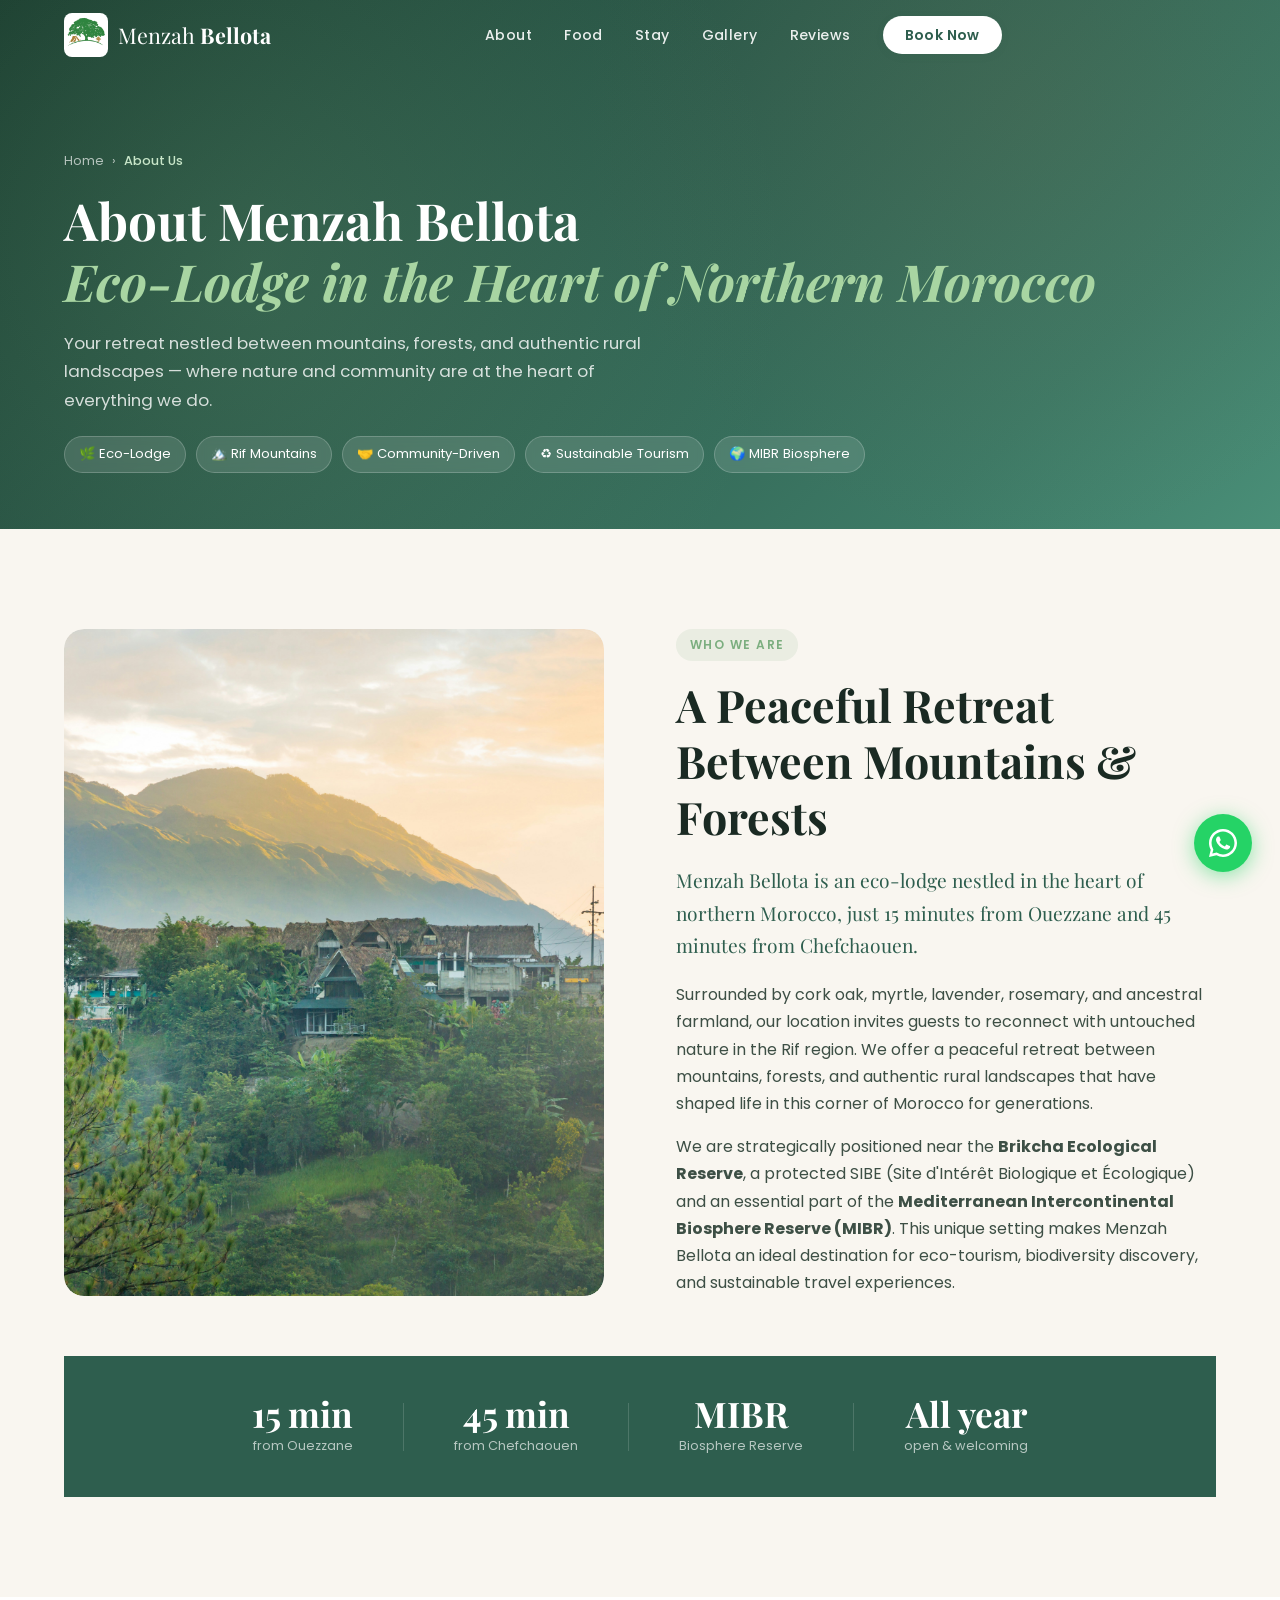
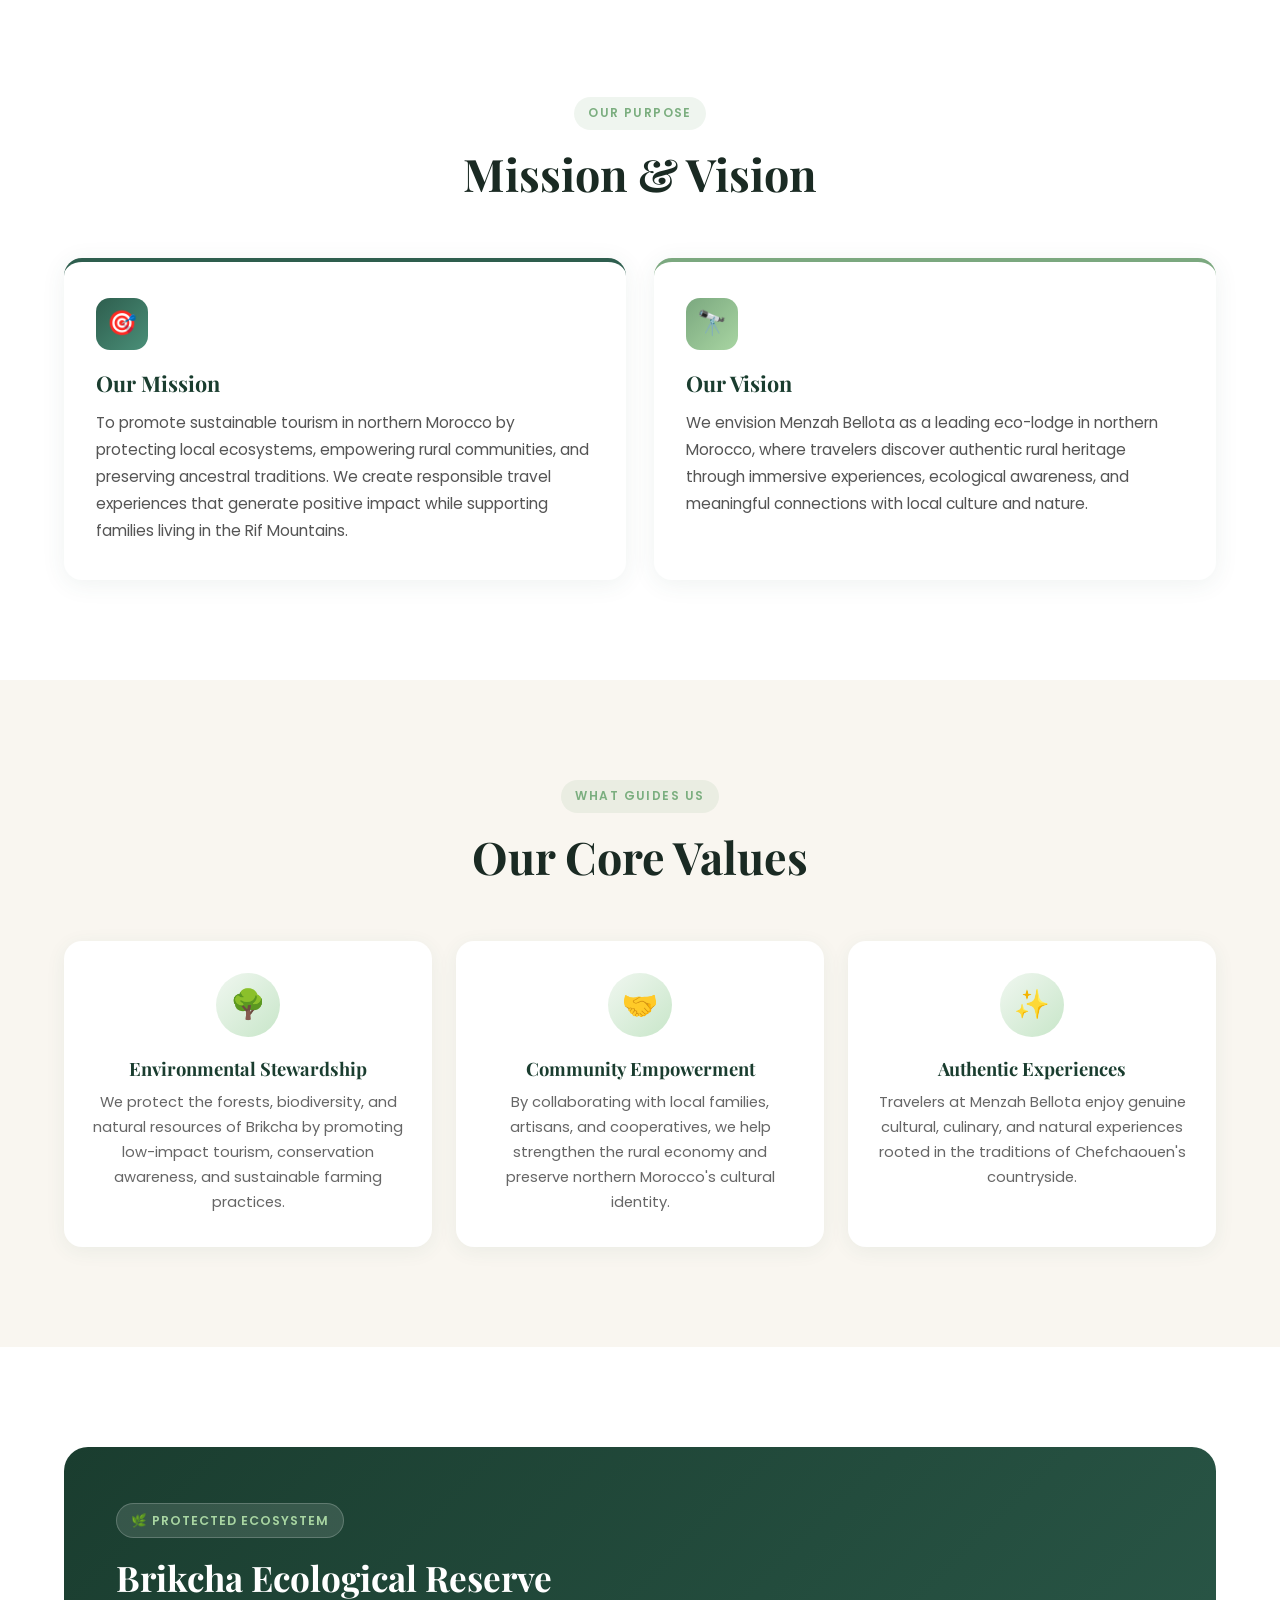
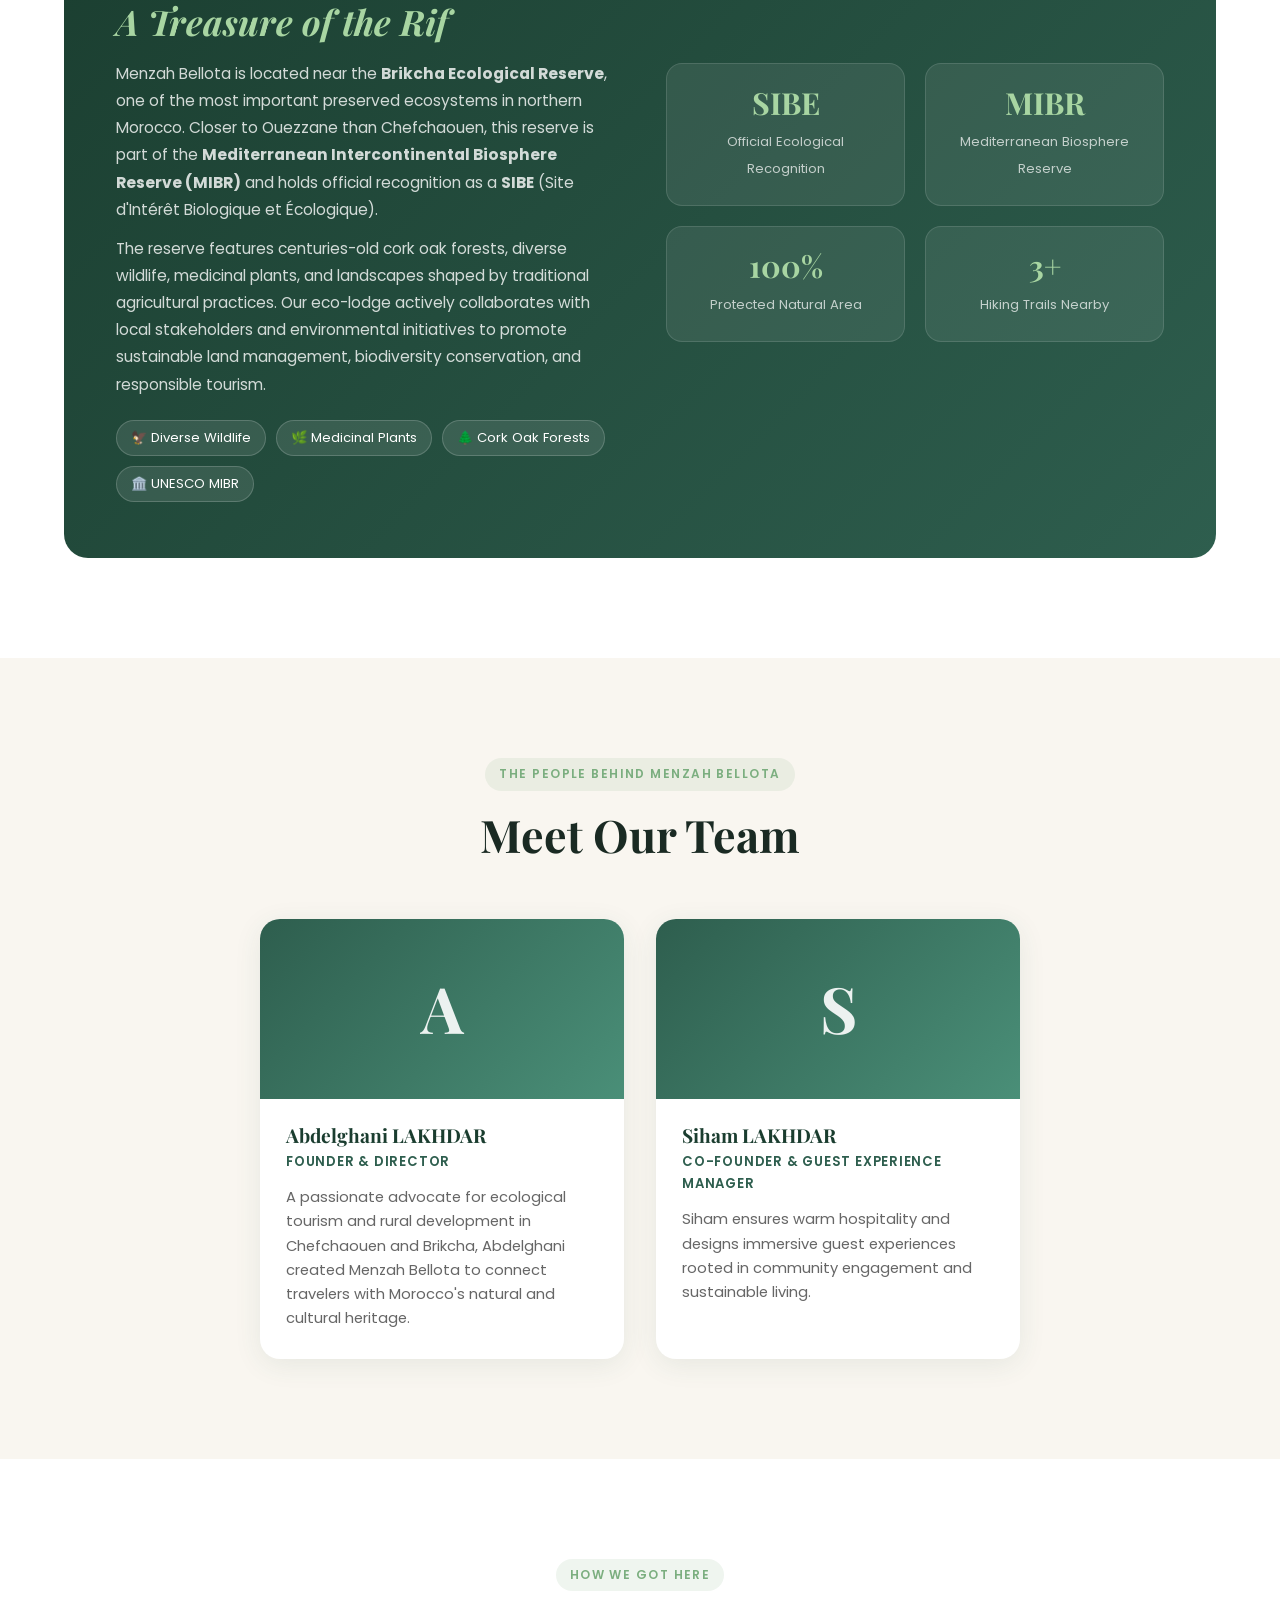
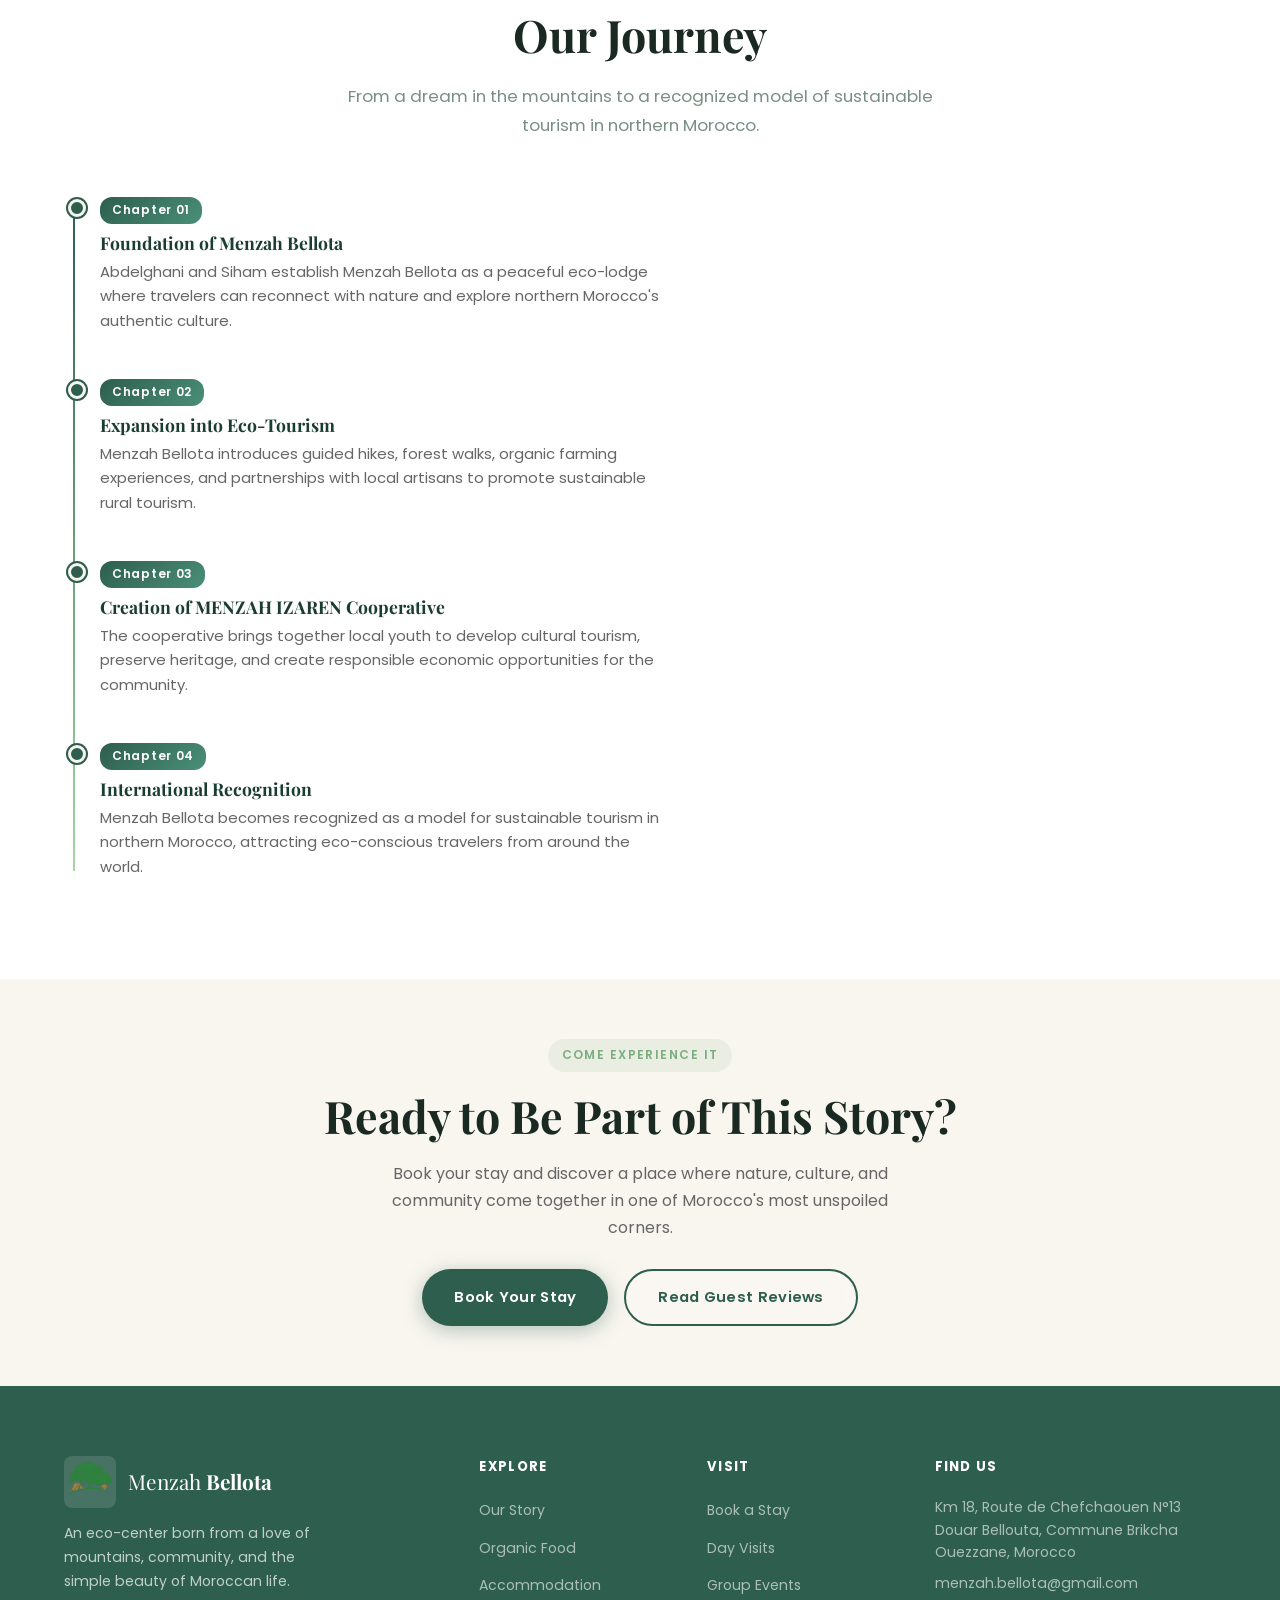
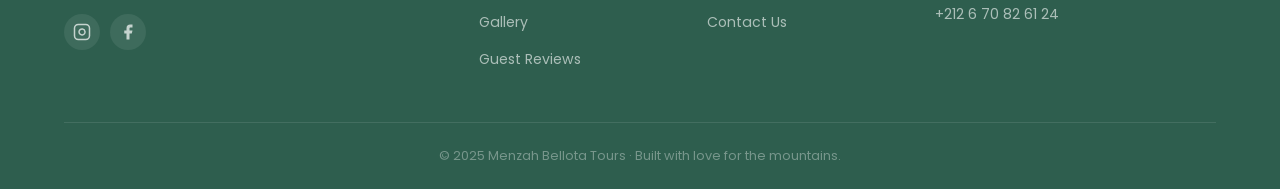
<file: about.html>
<!DOCTYPE html>
<html lang="en">
<head>
  <meta charset="UTF-8" />
  <meta name="viewport" content="width=device-width, initial-scale=1.0" />
  <title>About Us — Menzah Bellota Tours</title>
  <link rel="preconnect" href="https://fonts.googleapis.com" />
  <link rel="preconnect" href="https://fonts.gstatic.com" crossorigin />
  <link href="https://fonts.googleapis.com/css2?family=Playfair+Display:ital,wght@0,400;0,600;0,700;1,400&family=Poppins:wght@300;400;500;600&display=swap" rel="stylesheet" />
  <link rel="stylesheet" href="style.css" />
  <link rel="stylesheet" href="pages.css" />
</head>
<body>

  <!-- ========== NAVBAR ========== -->
  <nav class="navbar scrolled" id="navbar">
    <div class="nav-container">
      <a href="index.html" class="nav-logo">
        <img src="images/logo.webp" alt="Menzah Bellota Logo" class="logo-img" />
        <span class="logo-text">Menzah <strong>Bellota</strong></span>
      </a>
      <ul class="nav-menu" id="navMenu">
        <li><a href="about.html#about-content" class="nav-link active">About</a></li>
        <li><a href="food.html#food-content" class="nav-link">Food</a></li>
        <li><a href="stay.html#stay-content" class="nav-link">Stay</a></li>
        <li><a href="gallery.html#gallery-content" class="nav-link">Gallery</a></li>
        <li><a href="reviews.html#reviews-content" class="nav-link">Reviews</a></li>
        <li><a href="contact.html#form" class="nav-link nav-cta">Book Now</a></li>
      </ul>
      <div class="nav-end">
        <button class="nav-toggle" id="navToggle" aria-label="Toggle menu">
          <span></span><span></span><span></span>
        </button>
      </div>
    </div>
  </nav>

  <!-- ========== PAGE HERO ========== -->
  <div class="page-hero">
    <div class="page-hero-content">
      <nav class="breadcrumb" aria-label="breadcrumb">
        <a href="index.html">Home</a>
        <span>›</span>
        <span class="current">About Us</span>
      </nav>
      <h1>About Menzah Bellota<br /><em>Eco-Lodge in the Heart of Northern Morocco</em></h1>
      <p>Your retreat nestled between mountains, forests, and authentic rural landscapes — where nature and community are at the heart of everything we do.</p>
      <div class="page-hero-tags">
        <span>🌿 Eco-Lodge</span>
        <span>🏔️ Rif Mountains</span>
        <span>🤝 Community-Driven</span>
        <span>♻️ Sustainable Tourism</span>
        <span>🌍 MIBR Biosphere</span>
      </div>
    </div>
  </div>

  <!-- ========== WHO WE ARE ========== -->
  <section class="section" id="about-content" style="background: #f9f6f0;">
    <div class="container">
      <div class="about-intro-grid reveal">
        <div class="about-images">
          <div class="img-stack">
            <img src="images/img hero.jpg" alt="Menzah Bellota eco-lodge in the Rif Mountains" class="img-main" loading="lazy" />
          </div>
        </div>
        <div class="about-intro-text">
          <span class="section-tag">Who We Are</span>
          <h2 class="section-title">A Peaceful Retreat Between Mountains &amp; Forests</h2>
          <p class="about-lead">Menzah Bellota is an eco-lodge nestled in the heart of northern Morocco, just 15 minutes from Ouezzane and 45 minutes from Chefchaouen.</p>
          <p>Surrounded by cork oak, myrtle, lavender, rosemary, and ancestral farmland, our location invites guests to reconnect with untouched nature in the Rif region. We offer a peaceful retreat between mountains, forests, and authentic rural landscapes that have shaped life in this corner of Morocco for generations.</p>
          <p>We are strategically positioned near the <strong>Brikcha Ecological Reserve</strong>, a protected SIBE (Site d'Intérêt Biologique et Écologique) and an essential part of the <strong>Mediterranean Intercontinental Biosphere Reserve (MIBR)</strong>. This unique setting makes Menzah Bellota an ideal destination for eco-tourism, biodiversity discovery, and sustainable travel experiences.</p>
        </div>
      </div>

      <!-- Stats strip -->
      <div class="experience-strip reveal" style="margin-top: 60px;">
        <div class="exp-item"><strong>15 min</strong><span>from Ouezzane</span></div>
        <div class="exp-divider"></div>
        <div class="exp-item"><strong>45 min</strong><span>from Chefchaouen</span></div>
        <div class="exp-divider"></div>
        <div class="exp-item"><strong>MIBR</strong><span>Biosphere Reserve</span></div>
        <div class="exp-divider"></div>
        <div class="exp-item"><strong>All year</strong><span>open &amp; welcoming</span></div>
      </div>
    </div>
  </section>

  <!-- ========== MISSION & VISION ========== -->
  <section class="section" style="background: #fff;">
    <div class="container">
      <div class="section-header reveal">
        <span class="section-tag">Our Purpose</span>
        <h2 class="section-title">Mission &amp; Vision</h2>
      </div>
      <div class="mv-grid reveal">
        <div class="mv-card">
          <div class="mv-card-icon">🎯</div>
          <h3>Our Mission</h3>
          <p>To promote sustainable tourism in northern Morocco by protecting local ecosystems, empowering rural communities, and preserving ancestral traditions. We create responsible travel experiences that generate positive impact while supporting families living in the Rif Mountains.</p>
        </div>
        <div class="mv-card vision">
          <div class="mv-card-icon">🔭</div>
          <h3>Our Vision</h3>
          <p>We envision Menzah Bellota as a leading eco-lodge in northern Morocco, where travelers discover authentic rural heritage through immersive experiences, ecological awareness, and meaningful connections with local culture and nature.</p>
        </div>
      </div>
    </div>
  </section>

  <!-- ========== CORE VALUES ========== -->
  <section class="section" style="background: #f9f6f0;">
    <div class="container">
      <div class="section-header reveal">
        <span class="section-tag">What Guides Us</span>
        <h2 class="section-title">Our Core Values</h2>
      </div>
      <div class="values-big-grid reveal">
        <div class="value-big-card">
          <div class="value-big-icon">🌳</div>
          <h3>Environmental Stewardship</h3>
          <p>We protect the forests, biodiversity, and natural resources of Brikcha by promoting low-impact tourism, conservation awareness, and sustainable farming practices.</p>
        </div>
        <div class="value-big-card">
          <div class="value-big-icon">🤝</div>
          <h3>Community Empowerment</h3>
          <p>By collaborating with local families, artisans, and cooperatives, we help strengthen the rural economy and preserve northern Morocco's cultural identity.</p>
        </div>
        <div class="value-big-card">
          <div class="value-big-icon">✨</div>
          <h3>Authentic Experiences</h3>
          <p>Travelers at Menzah Bellota enjoy genuine cultural, culinary, and natural experiences rooted in the traditions of Chefchaouen's countryside.</p>
        </div>
      </div>
    </div>
  </section>

  <!-- ========== BRIKCHA RESERVE ========== -->
  <section class="section" style="background: #fff;">
    <div class="container">
      <div class="reserve-section reveal">
        <div class="reserve-text">
          <div class="reserve-badge">🌿 Protected Ecosystem</div>
          <h2>Brikcha Ecological Reserve<br /><em>A Treasure of the Rif</em></h2>
          <p>Menzah Bellota is located near the <strong>Brikcha Ecological Reserve</strong>, one of the most important preserved ecosystems in northern Morocco. Closer to Ouezzane than Chefchaouen, this reserve is part of the <strong>Mediterranean Intercontinental Biosphere Reserve (MIBR)</strong> and holds official recognition as a <strong>SIBE</strong> (Site d'Intérêt Biologique et Écologique).</p>
          <p>The reserve features centuries-old cork oak forests, diverse wildlife, medicinal plants, and landscapes shaped by traditional agricultural practices. Our eco-lodge actively collaborates with local stakeholders and environmental initiatives to promote sustainable land management, biodiversity conservation, and responsible tourism.</p>
          <div class="reserve-chips">
            <span>🦅 Diverse Wildlife</span>
            <span>🌿 Medicinal Plants</span>
            <span>🌲 Cork Oak Forests</span>
            <span>🏛️ UNESCO MIBR</span>
          </div>
        </div>
        <div class="reserve-stats">
          <div class="reserve-stat">
            <strong>SIBE</strong>
            <span>Official Ecological Recognition</span>
          </div>
          <div class="reserve-stat">
            <strong>MIBR</strong>
            <span>Mediterranean Biosphere Reserve</span>
          </div>
          <div class="reserve-stat">
            <strong>100%</strong>
            <span>Protected Natural Area</span>
          </div>
          <div class="reserve-stat">
            <strong>3+</strong>
            <span>Hiking Trails Nearby</span>
          </div>
        </div>
      </div>
    </div>
  </section>

  <!-- ========== MEET THE TEAM ========== -->
  <section class="section" style="background: #f9f6f0;">
    <div class="container">
      <div class="section-header reveal">
        <span class="section-tag">The People Behind Menzah Bellota</span>
        <h2 class="section-title">Meet Our Team</h2>
      </div>
      <div class="team-grid reveal">
        <div class="team-card">
          <div class="team-card-avatar">A</div>
          <div class="team-card-body">
            <h3>Abdelghani LAKHDAR</h3>
            <div class="team-card-role">Founder &amp; Director</div>
            <p>A passionate advocate for ecological tourism and rural development in Chefchaouen and Brikcha, Abdelghani created Menzah Bellota to connect travelers with Morocco's natural and cultural heritage.</p>
          </div>
        </div>
        <div class="team-card">
          <div class="team-card-avatar">S</div>
          <div class="team-card-body">
            <h3>Siham LAKHDAR</h3>
            <div class="team-card-role">Co-Founder &amp; Guest Experience Manager</div>
            <p>Siham ensures warm hospitality and designs immersive guest experiences rooted in community engagement and sustainable living.</p>
          </div>
        </div>
      </div>
    </div>
  </section>

  <!-- ========== OUR JOURNEY ========== -->
  <section class="section" style="background: #fff;">
    <div class="container">
      <div class="section-header reveal">
        <span class="section-tag">How We Got Here</span>
        <h2 class="section-title">Our Journey</h2>
        <p class="section-subtitle">From a dream in the mountains to a recognized model of sustainable tourism in northern Morocco.</p>
      </div>
      <div class="timeline reveal">

        <div class="timeline-item">
          <div class="timeline-dot"></div>
          <div class="timeline-year">Chapter 01</div>
          <h3>Foundation of Menzah Bellota</h3>
          <p>Abdelghani and Siham establish Menzah Bellota as a peaceful eco-lodge where travelers can reconnect with nature and explore northern Morocco's authentic culture.</p>
        </div>

        <div class="timeline-item">
          <div class="timeline-dot"></div>
          <div class="timeline-year">Chapter 02</div>
          <h3>Expansion into Eco-Tourism</h3>
          <p>Menzah Bellota introduces guided hikes, forest walks, organic farming experiences, and partnerships with local artisans to promote sustainable rural tourism.</p>
        </div>

        <div class="timeline-item">
          <div class="timeline-dot"></div>
          <div class="timeline-year">Chapter 03</div>
          <h3>Creation of MENZAH IZAREN Cooperative</h3>
          <p>The cooperative brings together local youth to develop cultural tourism, preserve heritage, and create responsible economic opportunities for the community.</p>
        </div>

        <div class="timeline-item">
          <div class="timeline-dot"></div>
          <div class="timeline-year">Chapter 04</div>
          <h3>International Recognition</h3>
          <p>Menzah Bellota becomes recognized as a model for sustainable tourism in northern Morocco, attracting eco-conscious travelers from around the world.</p>
        </div>

      </div>
    </div>
  </section>

  <!-- ========== CTA ========== -->
  <section class="section" style="background: #f9f6f0; text-align: center; padding: 60px 20px;">
    <div class="container">
      <span class="section-tag">Come Experience It</span>
      <h2 class="section-title" style="margin-bottom: 16px;">Ready to Be Part of This Story?</h2>
      <p style="color: #666; max-width: 520px; margin: 0 auto 28px;">Book your stay and discover a place where nature, culture, and community come together in one of Morocco's most unspoiled corners.</p>
      <div style="display: flex; gap: 16px; justify-content: center; flex-wrap: wrap;">
        <a href="contact.html#form" class="btn btn-primary">Book Your Stay</a>
        <a href="reviews.html" class="btn btn-ghost" style="color: #2E5E4E; border-color: #2E5E4E;">Read Guest Reviews</a>
      </div>
    </div>
  </section>

  <!-- ========== FOOTER ========== -->
  <footer class="footer">
    <div class="container">
      <div class="footer-grid">
        <div class="footer-brand">
          <div class="footer-logo">
            <img src="images/logo.webp" alt="Menzah Bellota Logo" class="logo-img" />
            <span>Menzah <strong>Bellota</strong></span>
          </div>
          <p>An eco-center born from a love of mountains, community, and the simple beauty of Moroccan life.</p>
          <div class="social-links">
            <a href="https://www.instagram.com/menzahbellotatours/" target="_blank" rel="noopener noreferrer" aria-label="Instagram">
              <svg viewBox="0 0 24 24" fill="none" stroke="currentColor" stroke-width="2" width="18" height="18"><rect x="2" y="2" width="20" height="20" rx="5" ry="5"/><path d="M16 11.37A4 4 0 1112.63 8 4 4 0 0116 11.37z"/><line x1="17.5" y1="6.5" x2="17.51" y2="6.5"/></svg>
            </a>
            <a href="https://www.facebook.com/p/Menzah-Bellota-Tours-100054395625561/" target="_blank" rel="noopener noreferrer" aria-label="Facebook">
              <svg viewBox="0 0 24 24" fill="currentColor" width="18" height="18"><path d="M18 2h-3a5 5 0 00-5 5v3H7v4h3v8h4v-8h3l1-4h-4V7a1 1 0 011-1h3z"/></svg>
            </a>
          </div>
        </div>
        <div class="footer-links">
          <h4>Explore</h4>
          <ul>
            <li><a href="about.html">Our Story</a></li>
            <li><a href="food.html">Organic Food</a></li>
            <li><a href="stay.html">Accommodation</a></li>
            <li><a href="gallery.html">Gallery</a></li>
            <li><a href="reviews.html">Guest Reviews</a></li>
          </ul>
        </div>
        <div class="footer-links">
          <h4>Visit</h4>
          <ul>
            <li><a href="contact.html#form">Book a Stay</a></li>
            <li><a href="contact.html#form">Day Visits</a></li>
            <li><a href="contact.html#form">Group Events</a></li>
            <li><a href="contact.html#form">Contact Us</a></li>
          </ul>
        </div>
        <div class="footer-contact">
          <h4>Find Us</h4>
          <p>Km 18, Route de Chefchaouen N°13<br />Douar Bellouta, Commune Brikcha<br />Ouezzane, Morocco</p>
          <p><a href="mailto:menzah.bellota@gmail.com">menzah.bellota@gmail.com</a></p>
          <p><a href="tel:+212670826124">+212 6 70 82 61 24</a></p>
        </div>
      </div>
      <div class="footer-bottom">
        <p>© 2025 Menzah Bellota Tours · Built with love for the mountains.</p>
      </div>
    </div>
  </footer>

  <!-- WhatsApp Floating Button -->
  <a href="https://wa.me/212670826124" class="whatsapp-float" target="_blank" rel="noopener noreferrer" aria-label="Chat on WhatsApp">
    <svg viewBox="0 0 24 24" fill="currentColor" width="28" height="28"><path d="M17.472 14.382c-.297-.149-1.758-.867-2.03-.967-.273-.099-.471-.148-.67.15-.197.297-.767.966-.94 1.164-.173.199-.347.223-.644.075-.297-.15-1.255-.463-2.39-1.475-.883-.788-1.48-1.761-1.653-2.059-.173-.297-.018-.458.13-.606.134-.133.298-.347.446-.52.149-.174.198-.298.298-.497.099-.198.05-.371-.025-.52-.075-.149-.669-1.612-.916-2.207-.242-.579-.487-.5-.669-.51-.173-.008-.371-.01-.57-.01-.198 0-.52.074-.792.372-.272.297-1.04 1.016-1.04 2.479 0 1.462 1.065 2.875 1.213 3.074.149.198 2.096 3.2 5.077 4.487.709.306 1.262.489 1.694.625.712.227 1.36.195 1.871.118.571-.085 1.758-.719 2.006-1.413.248-.694.248-1.289.173-1.413-.074-.124-.272-.198-.57-.347z"/><path d="M12 0C5.373 0 0 5.373 0 12c0 2.104.55 4.078 1.504 5.797L0 24l6.383-1.474A11.947 11.947 0 0012 24c6.627 0 12-5.373 12-12S18.627 0 12 0zm0 21.818a9.805 9.805 0 01-5.028-1.38l-.36-.214-3.733.862.888-3.617-.235-.372A9.772 9.772 0 012.182 12C2.182 6.578 6.578 2.182 12 2.182S21.818 6.578 21.818 12 17.422 21.818 12 21.818z"/></svg>
  </a>

  <button class="scroll-top" id="scrollTop" aria-label="Scroll to top">
    <svg viewBox="0 0 24 24" fill="none" stroke="currentColor" stroke-width="2.5" width="20" height="20">
      <polyline points="18 15 12 9 6 15"/>
    </svg>
  </button>

  <script src="main.js"></script>

</body>
</html>
</file>
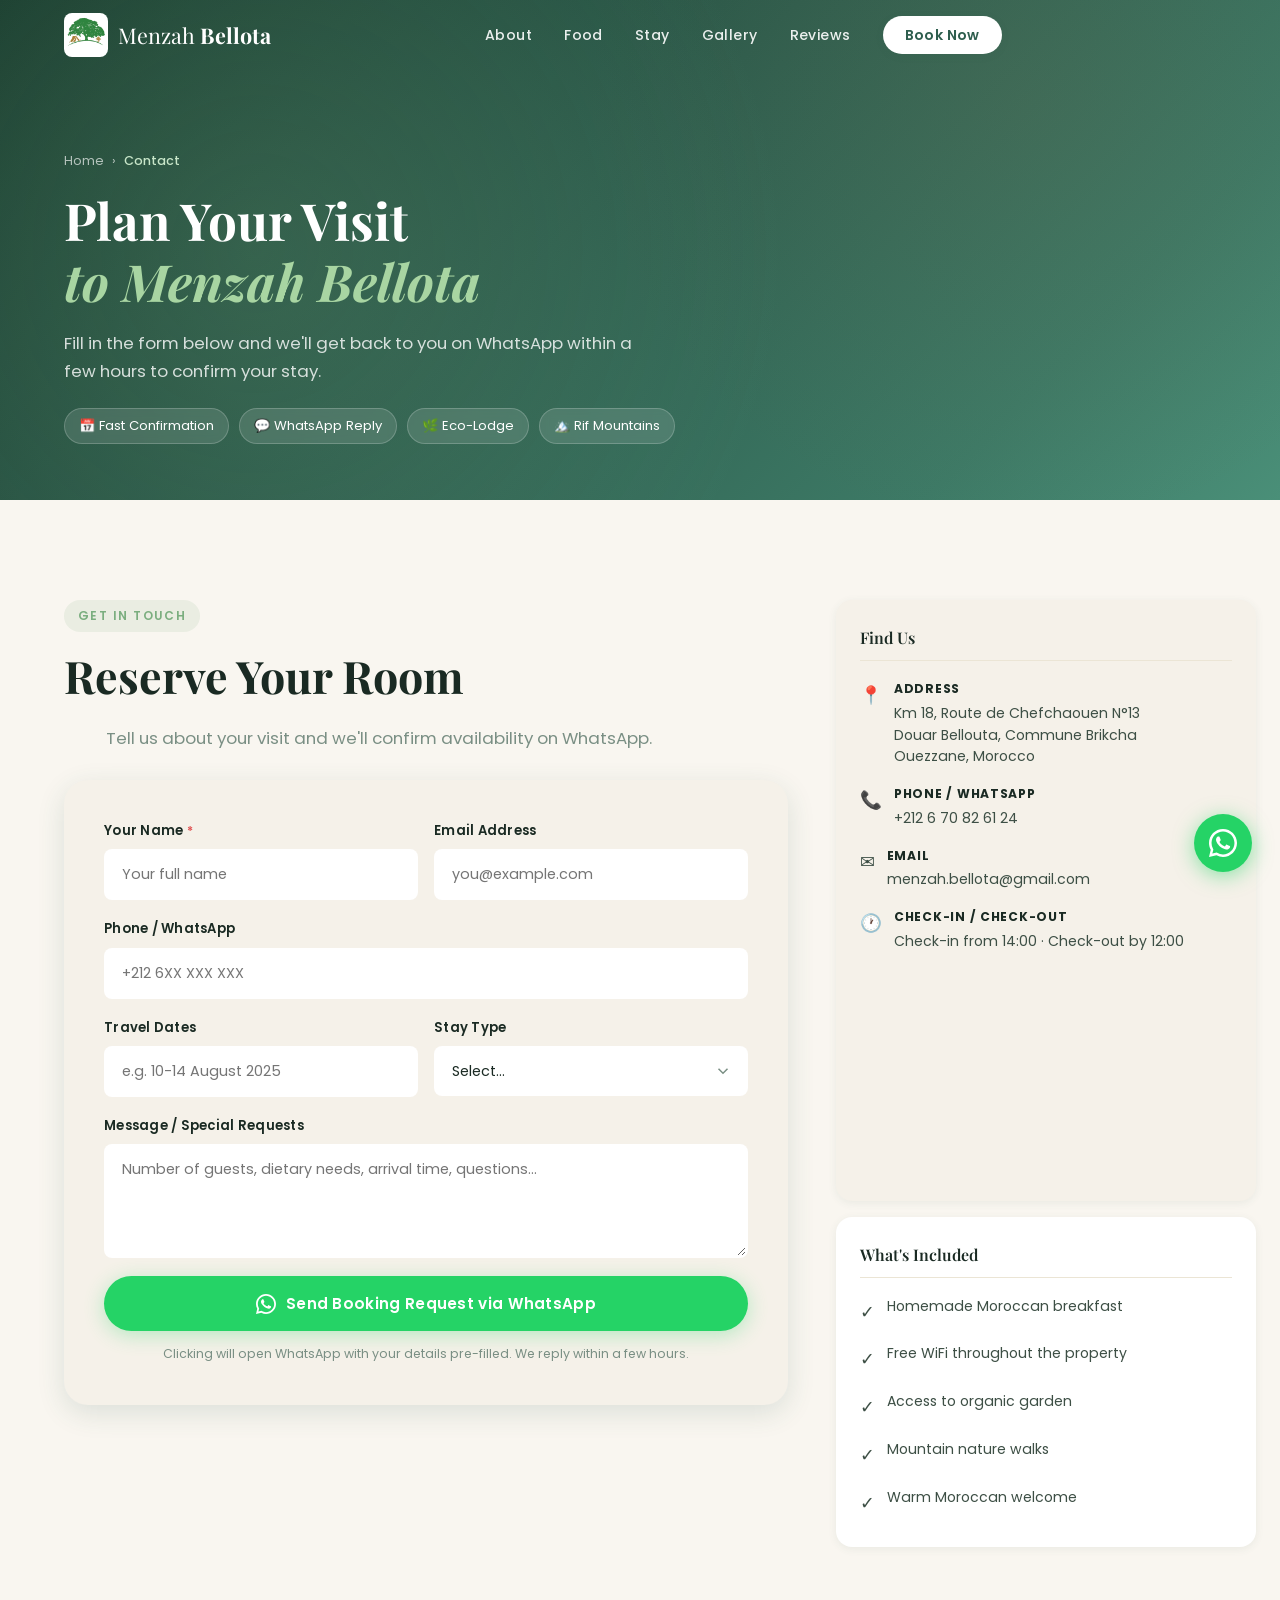
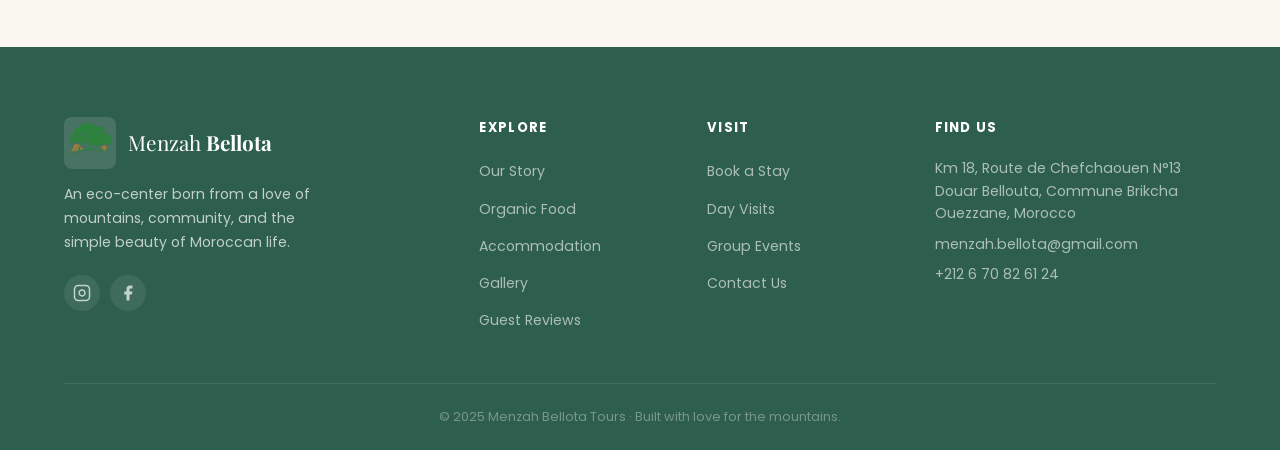
<file: contact.html>
<!DOCTYPE html>
<html lang="en">
<head>
  <meta charset="UTF-8" />
  <meta name="viewport" content="width=device-width, initial-scale=1.0" />
  <title>Contact &amp; Book — Menzah Bellota Tours</title>
  <link rel="preconnect" href="https://fonts.googleapis.com" />
  <link rel="preconnect" href="https://fonts.gstatic.com" crossorigin />
  <link href="https://fonts.googleapis.com/css2?family=Playfair+Display:ital,wght@0,400;0,600;0,700;1,400&family=Poppins:wght@300;400;500;600&display=swap" rel="stylesheet" />
  <link rel="stylesheet" href="style.css" />
  <link rel="stylesheet" href="pages.css" />
</head>
<body>

  <!-- ========== NAVBAR ========== -->
  <nav class="navbar scrolled" id="navbar">
    <div class="nav-container">
      <a href="index.html" class="nav-logo">
        <img src="images/logo.webp" alt="Menzah Bellota Logo" class="logo-img" />
        <span class="logo-text">Menzah <strong>Bellota</strong></span>
      </a>
      <ul class="nav-menu" id="navMenu">
        <li><a href="about.html#about-content" class="nav-link">About</a></li>
        <li><a href="food.html#food-content" class="nav-link">Food</a></li>
        <li><a href="stay.html#stay-content" class="nav-link">Stay</a></li>
        <li><a href="gallery.html#gallery-content" class="nav-link">Gallery</a></li>
        <li><a href="reviews.html#reviews-content" class="nav-link">Reviews</a></li>
        <li><a href="contact.html#form" class="nav-link nav-cta active">Book Now</a></li>
      </ul>
      <div class="nav-end">
        <button class="nav-toggle" id="navToggle" aria-label="Toggle menu">
          <span></span><span></span><span></span>
        </button>
      </div>
    </div>
  </nav>

  <!-- ========== PAGE HERO ========== -->
  <div class="page-hero">
    <div class="page-hero-content">
      <nav class="breadcrumb" aria-label="breadcrumb">
        <a href="index.html">Home</a>
        <span>›</span>
        <span class="current">Contact</span>
      </nav>
      <h1>Plan Your Visit<br /><em>to Menzah Bellota</em></h1>
      <p>Fill in the form below and we'll get back to you on WhatsApp within a few hours to confirm your stay.</p>
      <div class="page-hero-tags">
        <span>📅 Fast Confirmation</span>
        <span>💬 WhatsApp Reply</span>
        <span>🌿 Eco-Lodge</span>
        <span>🏔️ Rif Mountains</span>
      </div>
    </div>
  </div>

  <!-- ========== CONTACT SECTION ========== -->
  <section class="section" id="form" style="background: #f9f6f0;">
    <div class="container">
      <div class="contact-layout">

        <!-- LEFT: Form -->
        <div class="contact-form-wrap">
          <div class="section-header" style="text-align:left; margin-bottom: 28px;">
            <span class="section-tag">Get in Touch</span>
            <h2 class="section-title">Reserve Your Room</h2>
            <p class="section-subtitle">Tell us about your visit and we'll confirm availability on WhatsApp.</p>
          </div>

          <form class="contact-form" id="contactForm">
            <div class="form-row">
              <div class="form-group">
                <label for="name">Your Name <span style="color:#e05454;font-size:.75rem;">*</span></label>
                <input type="text" id="name" name="name" placeholder="Your full name" required />
              </div>
              <div class="form-group">
                <label for="email">Email Address</label>
                <input type="email" id="email" name="email" placeholder="you@example.com" />
              </div>
            </div>

            <div class="form-group">
              <label for="phone">Phone / WhatsApp</label>
              <input type="tel" id="phone" name="phone" placeholder="+212 6XX XXX XXX" />
            </div>

            <div class="form-row">
              <div class="form-group">
                <label for="dates">Travel Dates</label>
                <input type="text" id="dates" name="dates" placeholder="e.g. 10-14 August 2025" />
              </div>
              <div class="form-group">
                <label for="stay">Stay Type</label>
                <select id="stay" name="stay">
                  <option value="">Select...</option>
                  <option>Room (Bed &amp; Breakfast)</option>
                  <option>Tent (Glamping)</option>
                  <option>Campervan Pitch</option>
                  <option>Day Visit</option>
                  <option>Group / Event</option>
                </select>
              </div>
            </div>

            <div class="form-group">
              <label for="message">Message / Special Requests</label>
              <textarea id="message" name="message" rows="4" placeholder="Number of guests, dietary needs, arrival time, questions..."></textarea>
            </div>

            <button type="submit" class="btn btn-primary btn-full" style="gap:10px;font-size:.95rem;padding:16px 32px;background:#25D366;box-shadow:0 4px 20px rgba(37,211,102,.3);white-space:normal;word-break:break-word;width:100%;max-width:100%;">
              <svg viewBox="0 0 24 24" fill="currentColor" width="20" height="20">
                <path d="M17.472 14.382c-.297-.149-1.758-.867-2.03-.967-.273-.099-.471-.148-.67.15-.197.297-.767.966-.94 1.164-.173.199-.347.223-.644.075-.297-.15-1.255-.463-2.39-1.475-.883-.788-1.48-1.761-1.653-2.059-.173-.297-.018-.458.13-.606.134-.133.298-.347.446-.52.149-.174.198-.298.298-.497.099-.198.05-.371-.025-.52-.075-.149-.669-1.612-.916-2.207-.242-.579-.487-.5-.669-.51-.173-.008-.371-.01-.57-.01-.198 0-.52.074-.792.372-.272.297-1.04 1.016-1.04 2.479 0 1.462 1.065 2.875 1.213 3.074.149.198 2.096 3.2 5.077 4.487.709.306 1.262.489 1.694.625.712.227 1.36.195 1.871.118.571-.085 1.758-.719 2.006-1.413.248-.694.248-1.289.173-1.413-.074-.124-.272-.198-.57-.347z"/>
                <path d="M12 0C5.373 0 0 5.373 0 12c0 2.104.55 4.078 1.504 5.797L0 24l6.383-1.474A11.947 11.947 0 0012 24c6.627 0 12-5.373 12-12S18.627 0 12 0zm0 21.818a9.805 9.805 0 01-5.028-1.38l-.36-.214-3.733.862.888-3.617-.235-.372A9.772 9.772 0 012.182 12C2.182 6.578 6.578 2.182 12 2.182S21.818 6.578 21.818 12 17.422 21.818 12 21.818z"/>
              </svg>
              Send Booking Request via WhatsApp
            </button>
            <p class="form-note" style="margin-top:12px;">Clicking will open WhatsApp with your details pre-filled. We reply within a few hours.</p>
          </form>
        </div>

        <!-- RIGHT: Info -->
        <div class="contact-info-wrap">
          <div class="contact-info-card" style="background: var(--beige);">
            <h3>Find Us</h3>
            <ul class="contact-info-list">
              <li>
                <span>📍</span>
                <div>
                  <strong>Address</strong>
                  <p>Km 18, Route de Chefchaouen N°13<br />Douar Bellouta, Commune Brikcha<br />Ouezzane, Morocco</p>
                </div>
              </li>
              <li>
                <span>📞</span>
                <div>
                  <strong>Phone / WhatsApp</strong>
                  <p><a href="tel:+212670826124">+212 6 70 82 61 24</a></p>
                </div>
              </li>
              <li>
                <span>✉️</span>
                <div>
                  <strong>Email</strong>
                  <p><a href="mailto:menzah.bellota@gmail.com">menzah.bellota@gmail.com</a></p>
                </div>
              </li>
              <li>
                <span>🕐</span>
                <div>
                  <strong>Check-in / Check-out</strong>
                  <p>Check-in from 14:00 · Check-out by 12:00</p>
                </div>
              </li>
            </ul>

            <iframe
              src="https://www.google.com/maps/embed?pb=!1m18!1m12!1m3!1d3327.58!2d-5.5279536!3d34.9522003!2m3!1f0!2f0!3f0!3m2!1i1024!2i768!4f13.1!3m3!1m2!1s0xd0b2704b17335b9%3A0x24d07b735cd430d2!2sMenzah+Bellota+Camping+Guest+House!5e0!3m2!1sen!2sma!4v1680000000000"
              width="100%" height="200" style="border:0;border-radius:12px;margin-top:20px;display:block;"
              allowfullscreen="" loading="lazy" referrerpolicy="no-referrer-when-downgrade">
            </iframe>
          </div>

          <div class="contact-info-card" style="margin-top:16px;">
            <h3>What's Included</h3>
            <ul class="contact-info-list">
              <li><span>✓</span><div><p>Homemade Moroccan breakfast</p></div></li>
              <li><span>✓</span><div><p>Free WiFi throughout the property</p></div></li>
              <li><span>✓</span><div><p>Access to organic garden</p></div></li>
              <li><span>✓</span><div><p>Mountain nature walks</p></div></li>
              <li><span>✓</span><div><p>Warm Moroccan welcome</p></div></li>
            </ul>
          </div>
        </div>

      </div>
    </div>
  </section>

  <!-- ========== FOOTER ========== -->
  <footer class="footer">
    <div class="container">
      <div class="footer-grid">
        <div class="footer-brand">
          <div class="footer-logo">
            <img src="images/logo.webp" alt="Menzah Bellota Logo" class="logo-img" />
            <span>Menzah <strong>Bellota</strong></span>
          </div>
          <p>An eco-center born from a love of mountains, community, and the simple beauty of Moroccan life.</p>
          <div class="social-links">
            <a href="https://www.instagram.com/menzahbellotatours/" target="_blank" rel="noopener noreferrer" aria-label="Instagram">
              <svg viewBox="0 0 24 24" fill="none" stroke="currentColor" stroke-width="2" width="18" height="18"><rect x="2" y="2" width="20" height="20" rx="5" ry="5"/><path d="M16 11.37A4 4 0 1112.63 8 4 4 0 0116 11.37z"/><line x1="17.5" y1="6.5" x2="17.51" y2="6.5"/></svg>
            </a>
            <a href="https://www.facebook.com/p/Menzah-Bellota-Tours-100054395625561/" target="_blank" rel="noopener noreferrer" aria-label="Facebook">
              <svg viewBox="0 0 24 24" fill="currentColor" width="18" height="18"><path d="M18 2h-3a5 5 0 00-5 5v3H7v4h3v8h4v-8h3l1-4h-4V7a1 1 0 011-1h3z"/></svg>
            </a>
          </div>
        </div>
        <div class="footer-links">
          <h4>Explore</h4>
          <ul>
            <li><a href="about.html">Our Story</a></li>
            <li><a href="food.html">Organic Food</a></li>
            <li><a href="stay.html">Accommodation</a></li>
            <li><a href="gallery.html">Gallery</a></li>
            <li><a href="reviews.html">Guest Reviews</a></li>
          </ul>
        </div>
        <div class="footer-links">
          <h4>Visit</h4>
          <ul>
            <li><a href="contact.html#form">Book a Stay</a></li>
            <li><a href="contact.html#form">Day Visits</a></li>
            <li><a href="contact.html#form">Group Events</a></li>
            <li><a href="contact.html#form">Contact Us</a></li>
          </ul>
        </div>
        <div class="footer-contact">
          <h4>Find Us</h4>
          <p>Km 18, Route de Chefchaouen N°13<br />Douar Bellouta, Commune Brikcha<br />Ouezzane, Morocco</p>
          <p><a href="mailto:menzah.bellota@gmail.com">menzah.bellota@gmail.com</a></p>
          <p><a href="tel:+212670826124">+212 6 70 82 61 24</a></p>
        </div>
      </div>
      <div class="footer-bottom">
        <p>© 2025 Menzah Bellota Tours · Built with love for the mountains.</p>
      </div>
    </div>
  </footer>

  <!-- WhatsApp Floating Button -->
  <a href="https://wa.me/212670826124" class="whatsapp-float" target="_blank" rel="noopener noreferrer" aria-label="Chat on WhatsApp">
    <svg viewBox="0 0 24 24" fill="currentColor" width="28" height="28"><path d="M17.472 14.382c-.297-.149-1.758-.867-2.03-.967-.273-.099-.471-.148-.67.15-.197.297-.767.966-.94 1.164-.173.199-.347.223-.644.075-.297-.15-1.255-.463-2.39-1.475-.883-.788-1.48-1.761-1.653-2.059-.173-.297-.018-.458.13-.606.134-.133.298-.347.446-.52.149-.174.198-.298.298-.497.099-.198.05-.371-.025-.52-.075-.149-.669-1.612-.916-2.207-.242-.579-.487-.5-.669-.51-.173-.008-.371-.01-.57-.01-.198 0-.52.074-.792.372-.272.297-1.04 1.016-1.04 2.479 0 1.462 1.065 2.875 1.213 3.074.149.198 2.096 3.2 5.077 4.487.709.306 1.262.489 1.694.625.712.227 1.36.195 1.871.118.571-.085 1.758-.719 2.006-1.413.248-.694.248-1.289.173-1.413-.074-.124-.272-.198-.57-.347z"/><path d="M12 0C5.373 0 0 5.373 0 12c0 2.104.55 4.078 1.504 5.797L0 24l6.383-1.474A11.947 11.947 0 0012 24c6.627 0 12-5.373 12-12S18.627 0 12 0zm0 21.818a9.805 9.805 0 01-5.028-1.38l-.36-.214-3.733.862.888-3.617-.235-.372A9.772 9.772 0 012.182 12C2.182 6.578 6.578 2.182 12 2.182S21.818 6.578 21.818 12 17.422 21.818 12 21.818z"/></svg>
  </a>

  <button class="scroll-top" id="scrollTop" aria-label="Scroll to top">
    <svg viewBox="0 0 24 24" fill="none" stroke="currentColor" stroke-width="2.5" width="20" height="20">
      <polyline points="18 15 12 9 6 15"/>
    </svg>
  </button>

  <script src="main.js"></script>
</body>
</html>
</file>
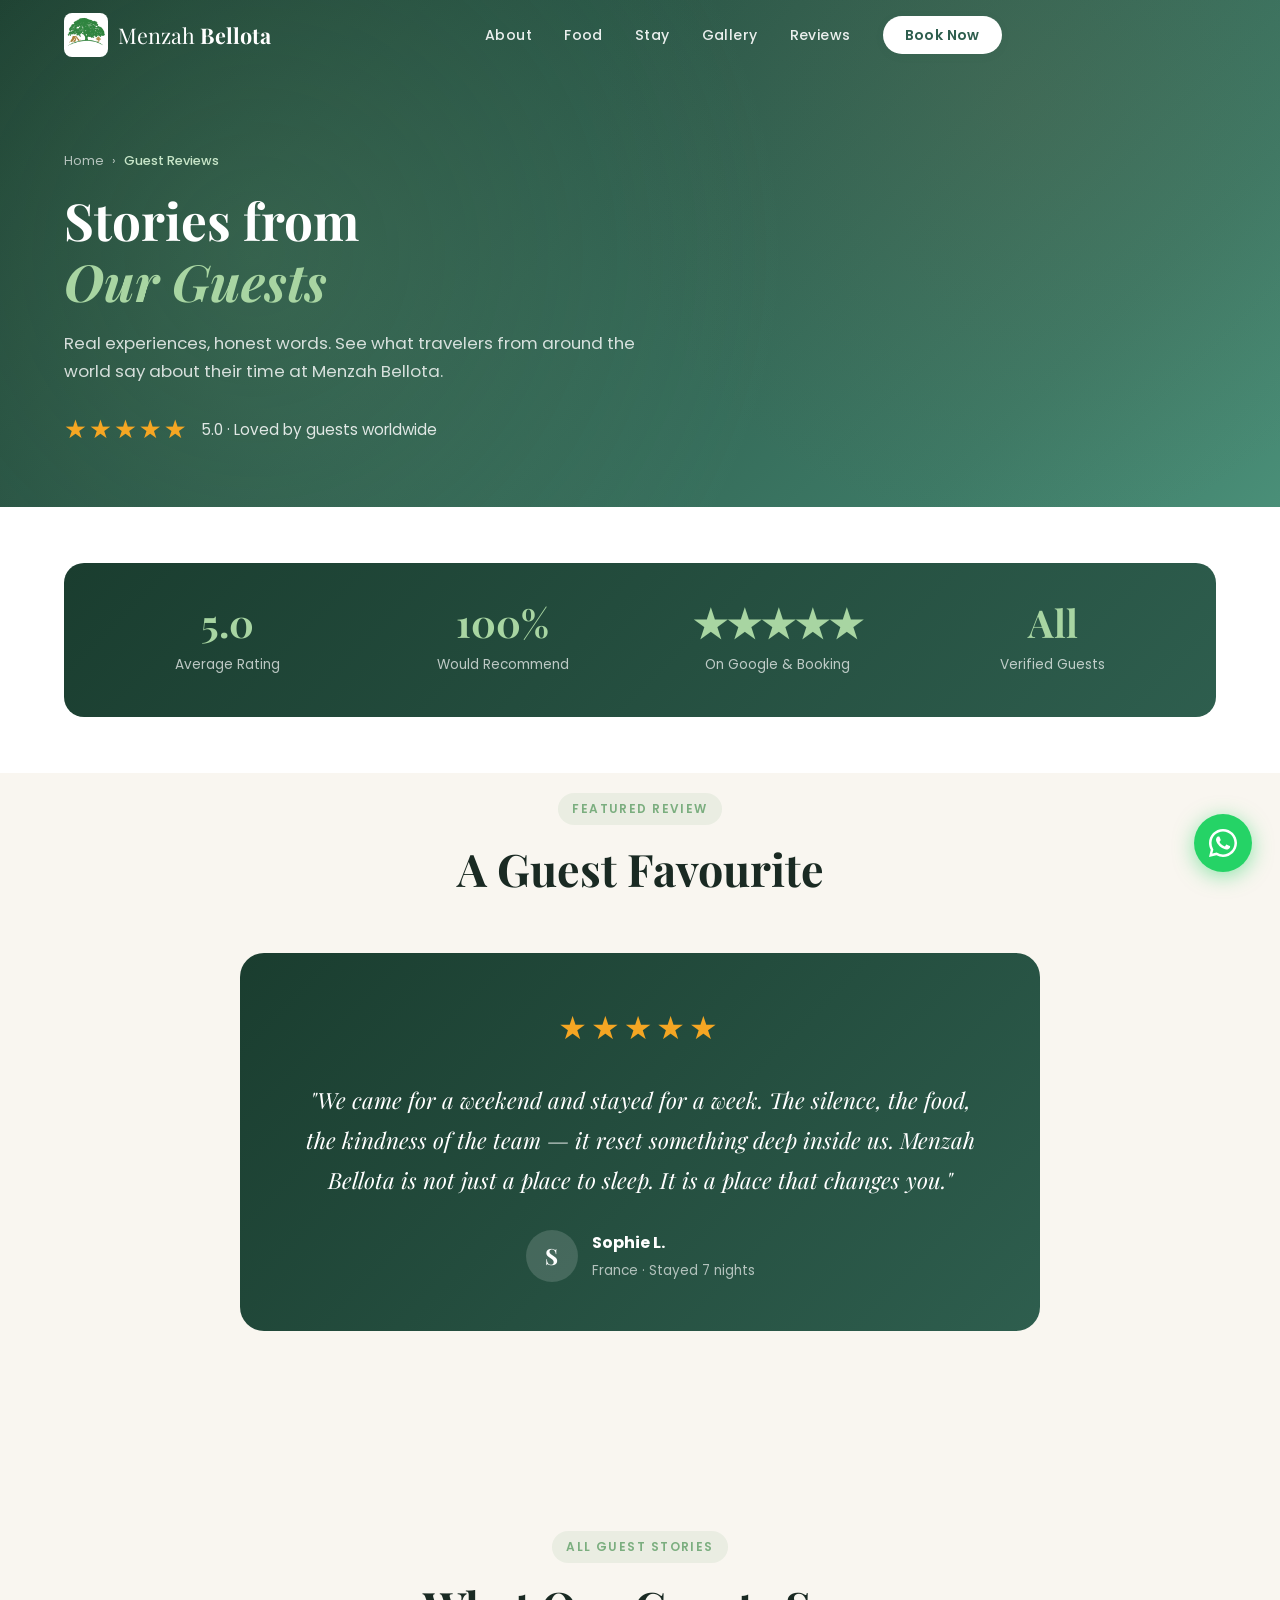
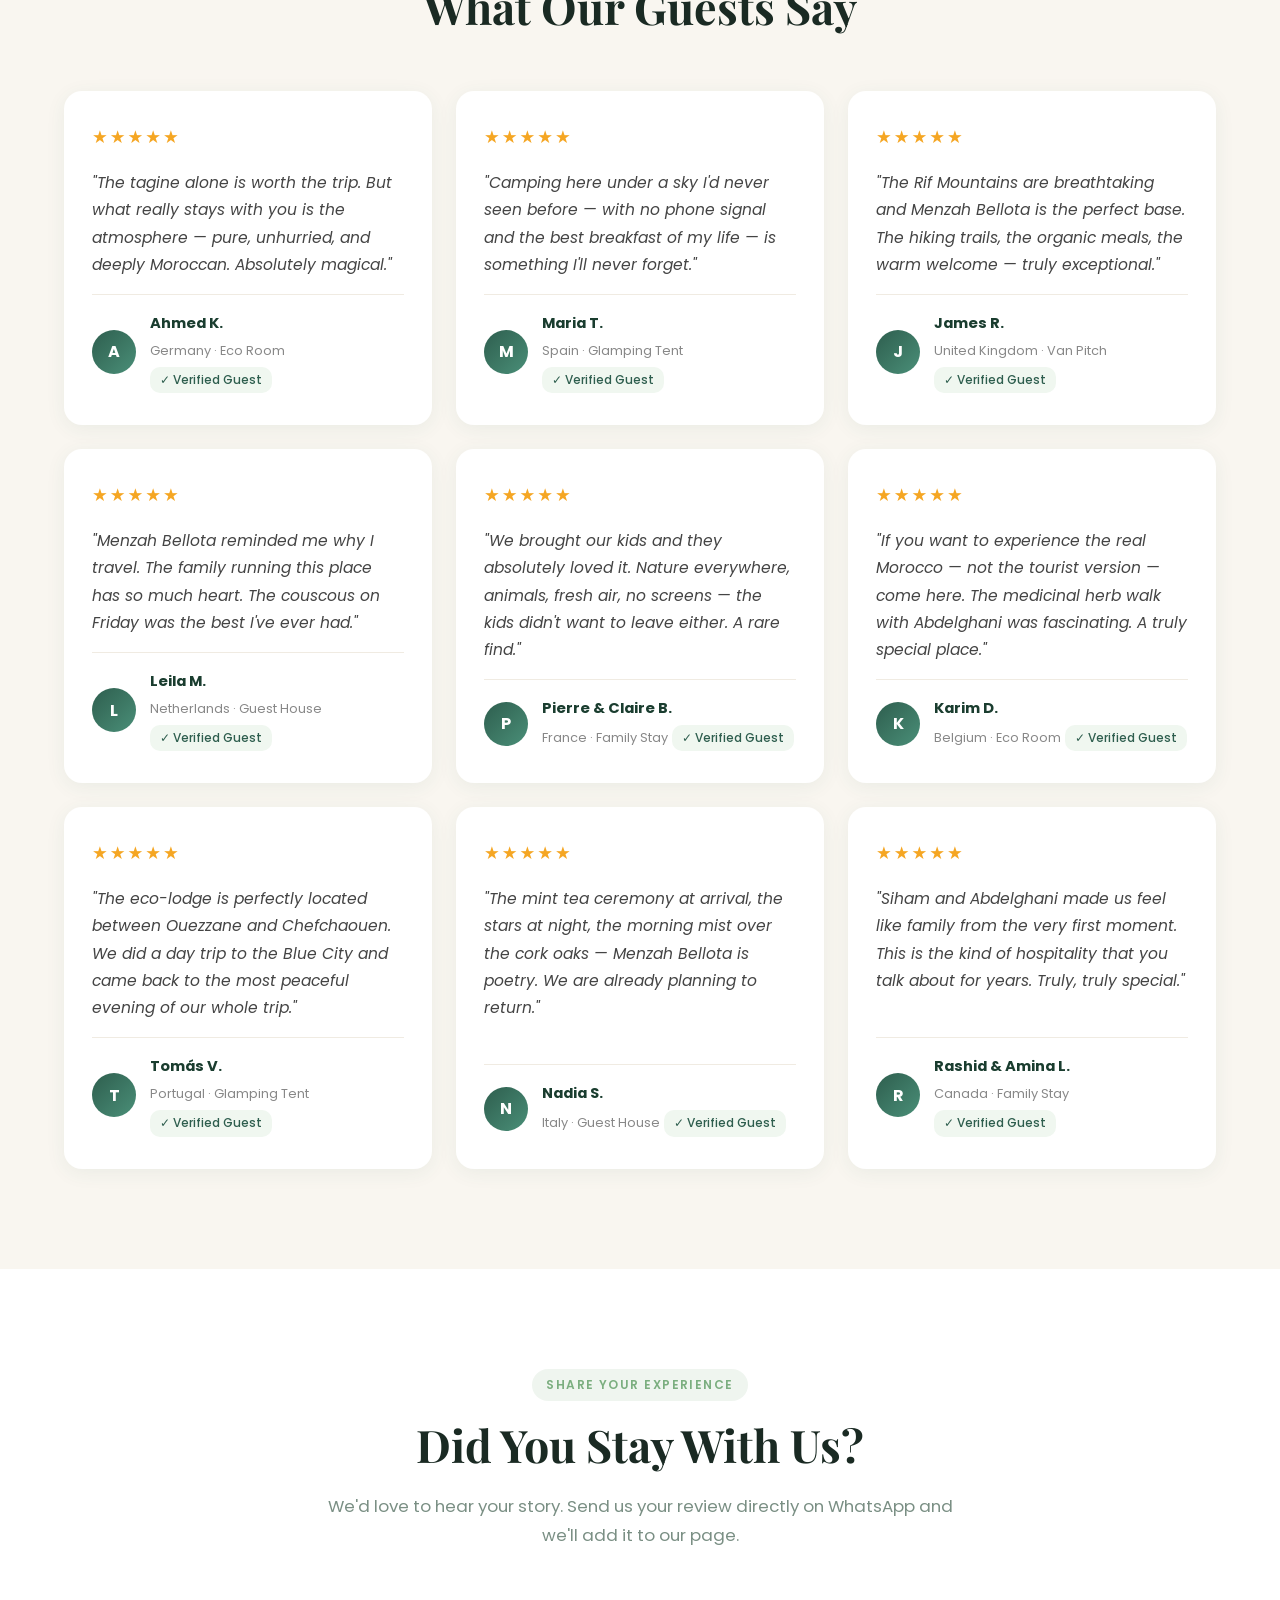
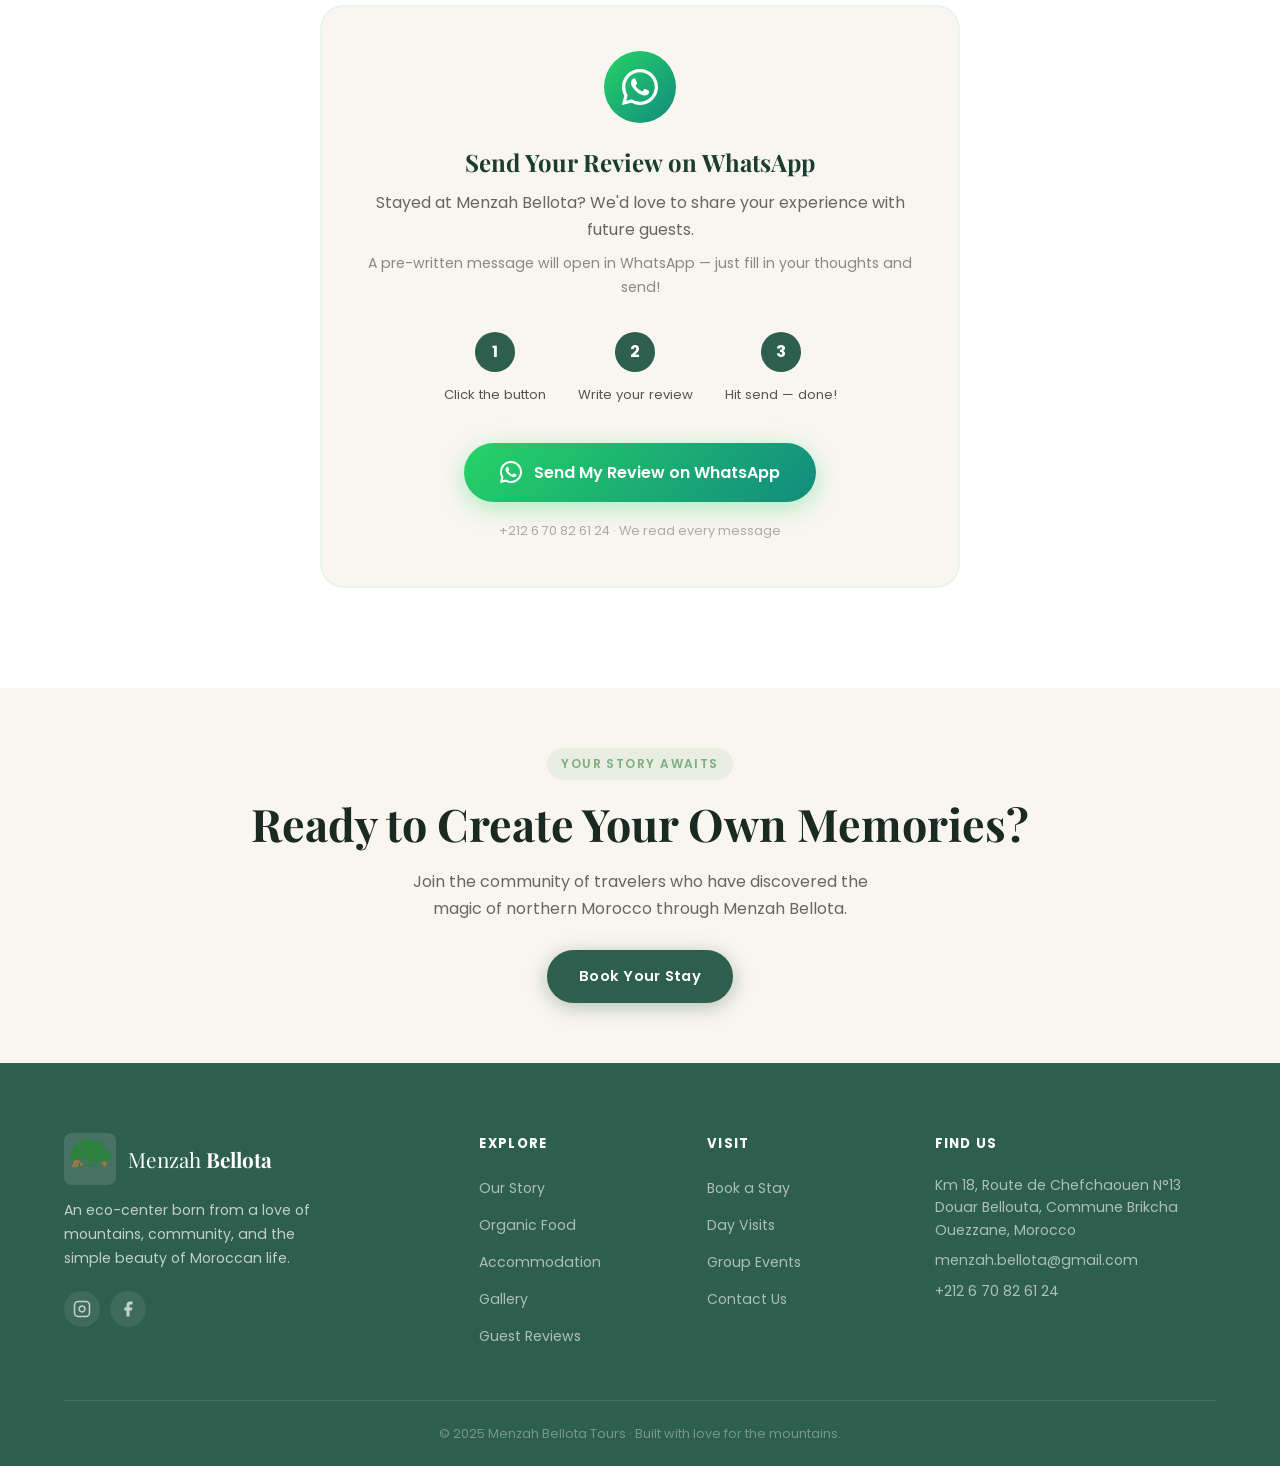
<file: reviews.html>
<!DOCTYPE html>
<html lang="en">
<head>
  <meta charset="UTF-8" />
  <meta name="viewport" content="width=device-width, initial-scale=1.0" />
  <title>Guest Reviews — Menzah Bellota Tours</title>
  <link rel="preconnect" href="https://fonts.googleapis.com" />
  <link rel="preconnect" href="https://fonts.gstatic.com" crossorigin />
  <link href="https://fonts.googleapis.com/css2?family=Playfair+Display:ital,wght@0,400;0,600;0,700;1,400&family=Poppins:wght@300;400;500;600&display=swap" rel="stylesheet" />
  <link rel="stylesheet" href="style.css" />
  <link rel="stylesheet" href="pages.css" />
</head>
<body>

  <!-- ========== NAVBAR ========== -->
  <nav class="navbar scrolled" id="navbar">
    <div class="nav-container">
      <a href="index.html" class="nav-logo">
        <img src="images/logo.webp" alt="Menzah Bellota Logo" class="logo-img" />
        <span class="logo-text">Menzah <strong>Bellota</strong></span>
      </a>
      <ul class="nav-menu" id="navMenu">
        <li><a href="about.html#about-content" class="nav-link">About</a></li>
        <li><a href="food.html#food-content" class="nav-link">Food</a></li>
        <li><a href="stay.html#stay-content" class="nav-link">Stay</a></li>
        <li><a href="gallery.html#gallery-content" class="nav-link">Gallery</a></li>
        <li><a href="reviews.html#reviews-content" class="nav-link active">Reviews</a></li>
        <li><a href="contact.html#form" class="nav-link nav-cta">Book Now</a></li>
      </ul>
      <div class="nav-end">
        <button class="nav-toggle" id="navToggle" aria-label="Toggle menu">
          <span></span><span></span><span></span>
        </button>
      </div>
    </div>
  </nav>

  <!-- ========== PAGE HERO ========== -->
  <div class="page-hero">
    <div class="page-hero-content">
      <nav class="breadcrumb" aria-label="breadcrumb">
        <a href="index.html">Home</a>
        <span>›</span>
        <span class="current">Guest Reviews</span>
      </nav>
      <h1>Stories from<br /><em>Our Guests</em></h1>
      <p>Real experiences, honest words. See what travelers from around the world say about their time at Menzah Bellota.</p>
      <div class="reviews-hero-rating">
        <span class="stars-big">★★★★★</span>
        <span>5.0 · Loved by guests worldwide</span>
      </div>
    </div>
  </div>

  <!-- ========== STATS BAR ========== -->
  <section id="reviews-content" style="background: #fff; padding: 0 0 0;">
    <div class="container" style="padding-top: 56px; padding-bottom: 56px;">
      <div class="reviews-stats-bar reveal">
        <div class="reviews-stat">
          <strong>5.0</strong>
          <span>Average Rating</span>
        </div>
        <div class="reviews-stat">
          <strong>100%</strong>
          <span>Would Recommend</span>
        </div>
        <div class="reviews-stat">
          <strong>★★★★★</strong>
          <span>On Google &amp; Booking</span>
        </div>
        <div class="reviews-stat">
          <strong>All</strong>
          <span>Verified Guests</span>
        </div>
      </div>
    </div>
  </section>

  <!-- ========== FEATURED REVIEW ========== -->
  <section class="section" style="background: #f9f6f0; padding-top: 20px;">
    <div class="container">
      <div class="section-header reveal">
        <span class="section-tag">Featured Review</span>
        <h2 class="section-title">A Guest Favourite</h2>
      </div>
      <div class="reveal" style="background: linear-gradient(135deg, #1a3d2f, #2E5E4E); border-radius: 24px; padding: 48px 52px; max-width: 800px; margin: 0 auto; text-align: center;">
        <div style="font-size: 2rem; color: #f5a623; letter-spacing: 4px; margin-bottom: 24px;">★★★★★</div>
        <blockquote style="font-family: 'Playfair Display', serif; font-size: clamp(1.1rem, 2.5vw, 1.4rem); color: #fff; line-height: 1.8; font-style: italic; margin: 0 0 28px;">
          "We came for a weekend and stayed for a week. The silence, the food, the kindness of the team — it reset something deep inside us. Menzah Bellota is not just a place to sleep. It is a place that changes you."
        </blockquote>
        <div style="display: flex; align-items: center; justify-content: center; gap: 14px;">
          <div style="width: 52px; height: 52px; background: rgba(255,255,255,.15); border-radius: 50%; display: flex; align-items: center; justify-content: center; font-family: 'Playfair Display', serif; font-size: 1.4rem; color: #fff; font-weight: 700;">S</div>
          <div style="text-align: left;">
            <strong style="color: #fff; display: block;">Sophie L.</strong>
            <span style="color: rgba(255,255,255,.65); font-size: 0.85rem;">France · Stayed 7 nights</span>
          </div>
        </div>
      </div>
    </div>
  </section>

  <!-- ========== ALL REVIEWS ========== -->
  <section class="section" style="background: #f9f6f0;">
    <div class="container">
      <div class="section-header reveal">
        <span class="section-tag">All Guest Stories</span>
        <h2 class="section-title">What Our Guests Say</h2>
      </div>
      <div class="reviews-grid-full reveal">

        <div class="review-card-full">
          <div class="review-card-stars">★★★★★</div>
          <blockquote>"The tagine alone is worth the trip. But what really stays with you is the atmosphere — pure, unhurried, and deeply Moroccan. Absolutely magical."</blockquote>
          <div class="review-card-author">
            <div class="review-avatar">A</div>
            <div>
              <strong>Ahmed K.</strong>
              <span>Germany · Eco Room</span>
              <div class="review-source-tag">✓ Verified Guest</div>
            </div>
          </div>
        </div>

        <div class="review-card-full">
          <div class="review-card-stars">★★★★★</div>
          <blockquote>"Camping here under a sky I'd never seen before — with no phone signal and the best breakfast of my life — is something I'll never forget."</blockquote>
          <div class="review-card-author">
            <div class="review-avatar">M</div>
            <div>
              <strong>Maria T.</strong>
              <span>Spain · Glamping Tent</span>
              <div class="review-source-tag">✓ Verified Guest</div>
            </div>
          </div>
        </div>

        <div class="review-card-full">
          <div class="review-card-stars">★★★★★</div>
          <blockquote>"The Rif Mountains are breathtaking and Menzah Bellota is the perfect base. The hiking trails, the organic meals, the warm welcome — truly exceptional."</blockquote>
          <div class="review-card-author">
            <div class="review-avatar">J</div>
            <div>
              <strong>James R.</strong>
              <span>United Kingdom · Van Pitch</span>
              <div class="review-source-tag">✓ Verified Guest</div>
            </div>
          </div>
        </div>

        <div class="review-card-full">
          <div class="review-card-stars">★★★★★</div>
          <blockquote>"Menzah Bellota reminded me why I travel. The family running this place has so much heart. The couscous on Friday was the best I've ever had."</blockquote>
          <div class="review-card-author">
            <div class="review-avatar">L</div>
            <div>
              <strong>Leila M.</strong>
              <span>Netherlands · Guest House</span>
              <div class="review-source-tag">✓ Verified Guest</div>
            </div>
          </div>
        </div>

        <div class="review-card-full">
          <div class="review-card-stars">★★★★★</div>
          <blockquote>"We brought our kids and they absolutely loved it. Nature everywhere, animals, fresh air, no screens — the kids didn't want to leave either. A rare find."</blockquote>
          <div class="review-card-author">
            <div class="review-avatar">P</div>
            <div>
              <strong>Pierre &amp; Claire B.</strong>
              <span>France · Family Stay</span>
              <div class="review-source-tag">✓ Verified Guest</div>
            </div>
          </div>
        </div>

        <div class="review-card-full">
          <div class="review-card-stars">★★★★★</div>
          <blockquote>"If you want to experience the real Morocco — not the tourist version — come here. The medicinal herb walk with Abdelghani was fascinating. A truly special place."</blockquote>
          <div class="review-card-author">
            <div class="review-avatar">K</div>
            <div>
              <strong>Karim D.</strong>
              <span>Belgium · Eco Room</span>
              <div class="review-source-tag">✓ Verified Guest</div>
            </div>
          </div>
        </div>

        <div class="review-card-full">
          <div class="review-card-stars">★★★★★</div>
          <blockquote>"The eco-lodge is perfectly located between Ouezzane and Chefchaouen. We did a day trip to the Blue City and came back to the most peaceful evening of our whole trip."</blockquote>
          <div class="review-card-author">
            <div class="review-avatar">T</div>
            <div>
              <strong>Tomás V.</strong>
              <span>Portugal · Glamping Tent</span>
              <div class="review-source-tag">✓ Verified Guest</div>
            </div>
          </div>
        </div>

        <div class="review-card-full">
          <div class="review-card-stars">★★★★★</div>
          <blockquote>"The mint tea ceremony at arrival, the stars at night, the morning mist over the cork oaks — Menzah Bellota is poetry. We are already planning to return."</blockquote>
          <div class="review-card-author">
            <div class="review-avatar">N</div>
            <div>
              <strong>Nadia S.</strong>
              <span>Italy · Guest House</span>
              <div class="review-source-tag">✓ Verified Guest</div>
            </div>
          </div>
        </div>

        <div class="review-card-full">
          <div class="review-card-stars">★★★★★</div>
          <blockquote>"Siham and Abdelghani made us feel like family from the very first moment. This is the kind of hospitality that you talk about for years. Truly, truly special."</blockquote>
          <div class="review-card-author">
            <div class="review-avatar">R</div>
            <div>
              <strong>Rashid &amp; Amina L.</strong>
              <span>Canada · Family Stay</span>
              <div class="review-source-tag">✓ Verified Guest</div>
            </div>
          </div>
        </div>

      </div>
    </div>
  </section>

  <!-- ========== SEND YOUR REVIEW ========== -->
  <section class="section" style="background: #fff;">
    <div class="container">
      <div class="section-header reveal">
        <span class="section-tag">Share Your Experience</span>
        <h2 class="section-title">Did You Stay With Us?</h2>
        <p class="section-subtitle">We'd love to hear your story. Send us your review directly on WhatsApp and we'll add it to our page.</p>
      </div>

      <div class="reveal" style="max-width: 640px; margin: 0 auto; background: #f9f6f0; border-radius: 24px; padding: 44px 40px; text-align: center; border: 2px solid #e8f5e9;">

        <!-- Icon -->
        <div style="width: 72px; height: 72px; background: linear-gradient(135deg, #25d366, #128c7e); border-radius: 50%; display: flex; align-items: center; justify-content: center; margin: 0 auto 24px;">
          <svg viewBox="0 0 24 24" fill="white" width="36" height="36"><path d="M17.472 14.382c-.297-.149-1.758-.867-2.03-.967-.273-.099-.471-.148-.67.15-.197.297-.767.966-.94 1.164-.173.199-.347.223-.644.075-.297-.15-1.255-.463-2.39-1.475-.883-.788-1.48-1.761-1.653-2.059-.173-.297-.018-.458.13-.606.134-.133.298-.347.446-.52.149-.174.198-.298.298-.497.099-.198.05-.371-.025-.52-.075-.149-.669-1.612-.916-2.207-.242-.579-.487-.5-.669-.51-.173-.008-.371-.01-.57-.01-.198 0-.52.074-.792.372-.272.297-1.04 1.016-1.04 2.479 0 1.462 1.065 2.875 1.213 3.074.149.198 2.096 3.2 5.077 4.487.709.306 1.262.489 1.694.625.712.227 1.36.195 1.871.118.571-.085 1.758-.719 2.006-1.413.248-.694.248-1.289.173-1.413-.074-.124-.272-.198-.57-.347z"/><path d="M12 0C5.373 0 0 5.373 0 12c0 2.104.55 4.078 1.504 5.797L0 24l6.383-1.474A11.947 11.947 0 0012 24c6.627 0 12-5.373 12-12S18.627 0 12 0zm0 21.818a9.805 9.805 0 01-5.028-1.38l-.36-.214-3.733.862.888-3.617-.235-.372A9.772 9.772 0 012.182 12C2.182 6.578 6.578 2.182 12 2.182S21.818 6.578 21.818 12 17.422 21.818 12 21.818z"/></svg>
        </div>

        <h3 style="font-family: 'Playfair Display', serif; font-size: 1.5rem; color: #1a3d2f; margin-bottom: 12px;">Send Your Review on WhatsApp</h3>
        <p style="color: #666; line-height: 1.7; margin-bottom: 8px;">Stayed at Menzah Bellota? We'd love to share your experience with future guests.</p>
        <p style="color: #888; font-size: 0.88rem; margin-bottom: 32px;">A pre-written message will open in WhatsApp — just fill in your thoughts and send!</p>

        <!-- Steps -->
        <div style="display: flex; justify-content: center; gap: 32px; margin-bottom: 36px; flex-wrap: wrap;">
          <div style="text-align: center;">
            <div style="width: 40px; height: 40px; background: #2E5E4E; border-radius: 50%; display: flex; align-items: center; justify-content: center; color: #fff; font-weight: 700; margin: 0 auto 8px;">1</div>
            <span style="font-size: 0.82rem; color: #555;">Click the button</span>
          </div>
          <div style="text-align: center;">
            <div style="width: 40px; height: 40px; background: #2E5E4E; border-radius: 50%; display: flex; align-items: center; justify-content: center; color: #fff; font-weight: 700; margin: 0 auto 8px;">2</div>
            <span style="font-size: 0.82rem; color: #555;">Write your review</span>
          </div>
          <div style="text-align: center;">
            <div style="width: 40px; height: 40px; background: #2E5E4E; border-radius: 50%; display: flex; align-items: center; justify-content: center; color: #fff; font-weight: 700; margin: 0 auto 8px;">3</div>
            <span style="font-size: 0.82rem; color: #555;">Hit send — done!</span>
          </div>
        </div>

        <a
          href="https://wa.me/212670826124?text=⭐%20My%20Review%20for%20Menzah%20Bellota%20⭐%0A%0AHi!%20I%20recently%20stayed%20at%20Menzah%20Bellota%20and%20wanted%20to%20share%20my%20experience%3A%0A%0A%22...%22%0A%0A📍%20Type%20of%20stay%3A%20(Room%20%2F%20Tent%20%2F%20Van%20Pitch)%0A🌟%20Rating%3A%20⭐⭐⭐⭐⭐"
          target="_blank"
          rel="noopener noreferrer"
          style="display: inline-flex; align-items: center; gap: 12px; background: linear-gradient(135deg, #25d366, #128c7e); color: #fff; font-size: 1rem; font-weight: 600; padding: 16px 36px; border-radius: 50px; text-decoration: none; box-shadow: 0 6px 24px rgba(37,211,102,.35); transition: transform 0.2s, box-shadow 0.2s;"
          onmouseover="this.style.transform='translateY(-2px)';this.style.boxShadow='0 10px 32px rgba(37,211,102,.45)'"
          onmouseout="this.style.transform='translateY(0)';this.style.boxShadow='0 6px 24px rgba(37,211,102,.35)'"
        >
          <svg viewBox="0 0 24 24" fill="white" width="22" height="22"><path d="M17.472 14.382c-.297-.149-1.758-.867-2.03-.967-.273-.099-.471-.148-.67.15-.197.297-.767.966-.94 1.164-.173.199-.347.223-.644.075-.297-.15-1.255-.463-2.39-1.475-.883-.788-1.48-1.761-1.653-2.059-.173-.297-.018-.458.13-.606.134-.133.298-.347.446-.52.149-.174.198-.298.298-.497.099-.198.05-.371-.025-.52-.075-.149-.669-1.612-.916-2.207-.242-.579-.487-.5-.669-.51-.173-.008-.371-.01-.57-.01-.198 0-.52.074-.792.372-.272.297-1.04 1.016-1.04 2.479 0 1.462 1.065 2.875 1.213 3.074.149.198 2.096 3.2 5.077 4.487.709.306 1.262.489 1.694.625.712.227 1.36.195 1.871.118.571-.085 1.758-.719 2.006-1.413.248-.694.248-1.289.173-1.413-.074-.124-.272-.198-.57-.347z"/><path d="M12 0C5.373 0 0 5.373 0 12c0 2.104.55 4.078 1.504 5.797L0 24l6.383-1.474A11.947 11.947 0 0012 24c6.627 0 12-5.373 12-12S18.627 0 12 0zm0 21.818a9.805 9.805 0 01-5.028-1.38l-.36-.214-3.733.862.888-3.617-.235-.372A9.772 9.772 0 012.182 12C2.182 6.578 6.578 2.182 12 2.182S21.818 6.578 21.818 12 17.422 21.818 12 21.818z"/></svg>
          Send My Review on WhatsApp
        </a>

        <p style="margin-top: 18px; font-size: 0.8rem; color: #aaa;">+212 6 70 82 61 24 · We read every message</p>
      </div>
    </div>
  </section>

  <!-- ========== CTA ========== -->
  <section class="section" style="background: #f9f6f0; text-align: center; padding: 60px 20px;">
    <div class="container">
      <span class="section-tag">Your Story Awaits</span>
      <h2 class="section-title" style="margin-bottom: 16px;">Ready to Create Your Own Memories?</h2>
      <p style="color: #666; max-width: 500px; margin: 0 auto 28px;">Join the community of travelers who have discovered the magic of northern Morocco through Menzah Bellota.</p>
      <a href="contact.html#form" class="btn btn-primary">Book Your Stay</a>
    </div>
  </section>

  <!-- ========== FOOTER ========== -->
  <footer class="footer">
    <div class="container">
      <div class="footer-grid">
        <div class="footer-brand">
          <div class="footer-logo">
            <img src="images/logo.webp" alt="Menzah Bellota Logo" class="logo-img" />
            <span>Menzah <strong>Bellota</strong></span>
          </div>
          <p>An eco-center born from a love of mountains, community, and the simple beauty of Moroccan life.</p>
          <div class="social-links">
            <a href="https://www.instagram.com/menzahbellotatours/" target="_blank" rel="noopener noreferrer" aria-label="Instagram">
              <svg viewBox="0 0 24 24" fill="none" stroke="currentColor" stroke-width="2" width="18" height="18"><rect x="2" y="2" width="20" height="20" rx="5" ry="5"/><path d="M16 11.37A4 4 0 1112.63 8 4 4 0 0116 11.37z"/><line x1="17.5" y1="6.5" x2="17.51" y2="6.5"/></svg>
            </a>
            <a href="https://www.facebook.com/p/Menzah-Bellota-Tours-100054395625561/" target="_blank" rel="noopener noreferrer" aria-label="Facebook">
              <svg viewBox="0 0 24 24" fill="currentColor" width="18" height="18"><path d="M18 2h-3a5 5 0 00-5 5v3H7v4h3v8h4v-8h3l1-4h-4V7a1 1 0 011-1h3z"/></svg>
            </a>
          </div>
        </div>
        <div class="footer-links">
          <h4>Explore</h4>
          <ul>
            <li><a href="about.html">Our Story</a></li>
            <li><a href="food.html">Organic Food</a></li>
            <li><a href="stay.html">Accommodation</a></li>
            <li><a href="gallery.html">Gallery</a></li>
            <li><a href="reviews.html">Guest Reviews</a></li>
          </ul>
        </div>
        <div class="footer-links">
          <h4>Visit</h4>
          <ul>
            <li><a href="contact.html#form">Book a Stay</a></li>
            <li><a href="contact.html#form">Day Visits</a></li>
            <li><a href="contact.html#form">Group Events</a></li>
            <li><a href="contact.html#form">Contact Us</a></li>
          </ul>
        </div>
        <div class="footer-contact">
          <h4>Find Us</h4>
          <p>Km 18, Route de Chefchaouen N°13<br />Douar Bellouta, Commune Brikcha<br />Ouezzane, Morocco</p>
          <p><a href="mailto:menzah.bellota@gmail.com">menzah.bellota@gmail.com</a></p>
          <p><a href="tel:+212670826124">+212 6 70 82 61 24</a></p>
        </div>
      </div>
      <div class="footer-bottom">
        <p>© 2025 Menzah Bellota Tours · Built with love for the mountains.</p>
      </div>
    </div>
  </footer>

  <!-- WhatsApp Floating Button -->
  <a href="https://wa.me/212670826124" class="whatsapp-float" target="_blank" rel="noopener noreferrer" aria-label="Chat on WhatsApp">
    <svg viewBox="0 0 24 24" fill="currentColor" width="28" height="28"><path d="M17.472 14.382c-.297-.149-1.758-.867-2.03-.967-.273-.099-.471-.148-.67.15-.197.297-.767.966-.94 1.164-.173.199-.347.223-.644.075-.297-.15-1.255-.463-2.39-1.475-.883-.788-1.48-1.761-1.653-2.059-.173-.297-.018-.458.13-.606.134-.133.298-.347.446-.52.149-.174.198-.298.298-.497.099-.198.05-.371-.025-.52-.075-.149-.669-1.612-.916-2.207-.242-.579-.487-.5-.669-.51-.173-.008-.371-.01-.57-.01-.198 0-.52.074-.792.372-.272.297-1.04 1.016-1.04 2.479 0 1.462 1.065 2.875 1.213 3.074.149.198 2.096 3.2 5.077 4.487.709.306 1.262.489 1.694.625.712.227 1.36.195 1.871.118.571-.085 1.758-.719 2.006-1.413.248-.694.248-1.289.173-1.413-.074-.124-.272-.198-.57-.347z"/><path d="M12 0C5.373 0 0 5.373 0 12c0 2.104.55 4.078 1.504 5.797L0 24l6.383-1.474A11.947 11.947 0 0012 24c6.627 0 12-5.373 12-12S18.627 0 12 0zm0 21.818a9.805 9.805 0 01-5.028-1.38l-.36-.214-3.733.862.888-3.617-.235-.372A9.772 9.772 0 012.182 12C2.182 6.578 6.578 2.182 12 2.182S21.818 6.578 21.818 12 17.422 21.818 12 21.818z"/></svg>
  </a>

  <button class="scroll-top" id="scrollTop" aria-label="Scroll to top">
    <svg viewBox="0 0 24 24" fill="none" stroke="currentColor" stroke-width="2.5" width="20" height="20">
      <polyline points="18 15 12 9 6 15"/>
    </svg>
  </button>

  <script src="main.js"></script>

</body>
</html>
</file>
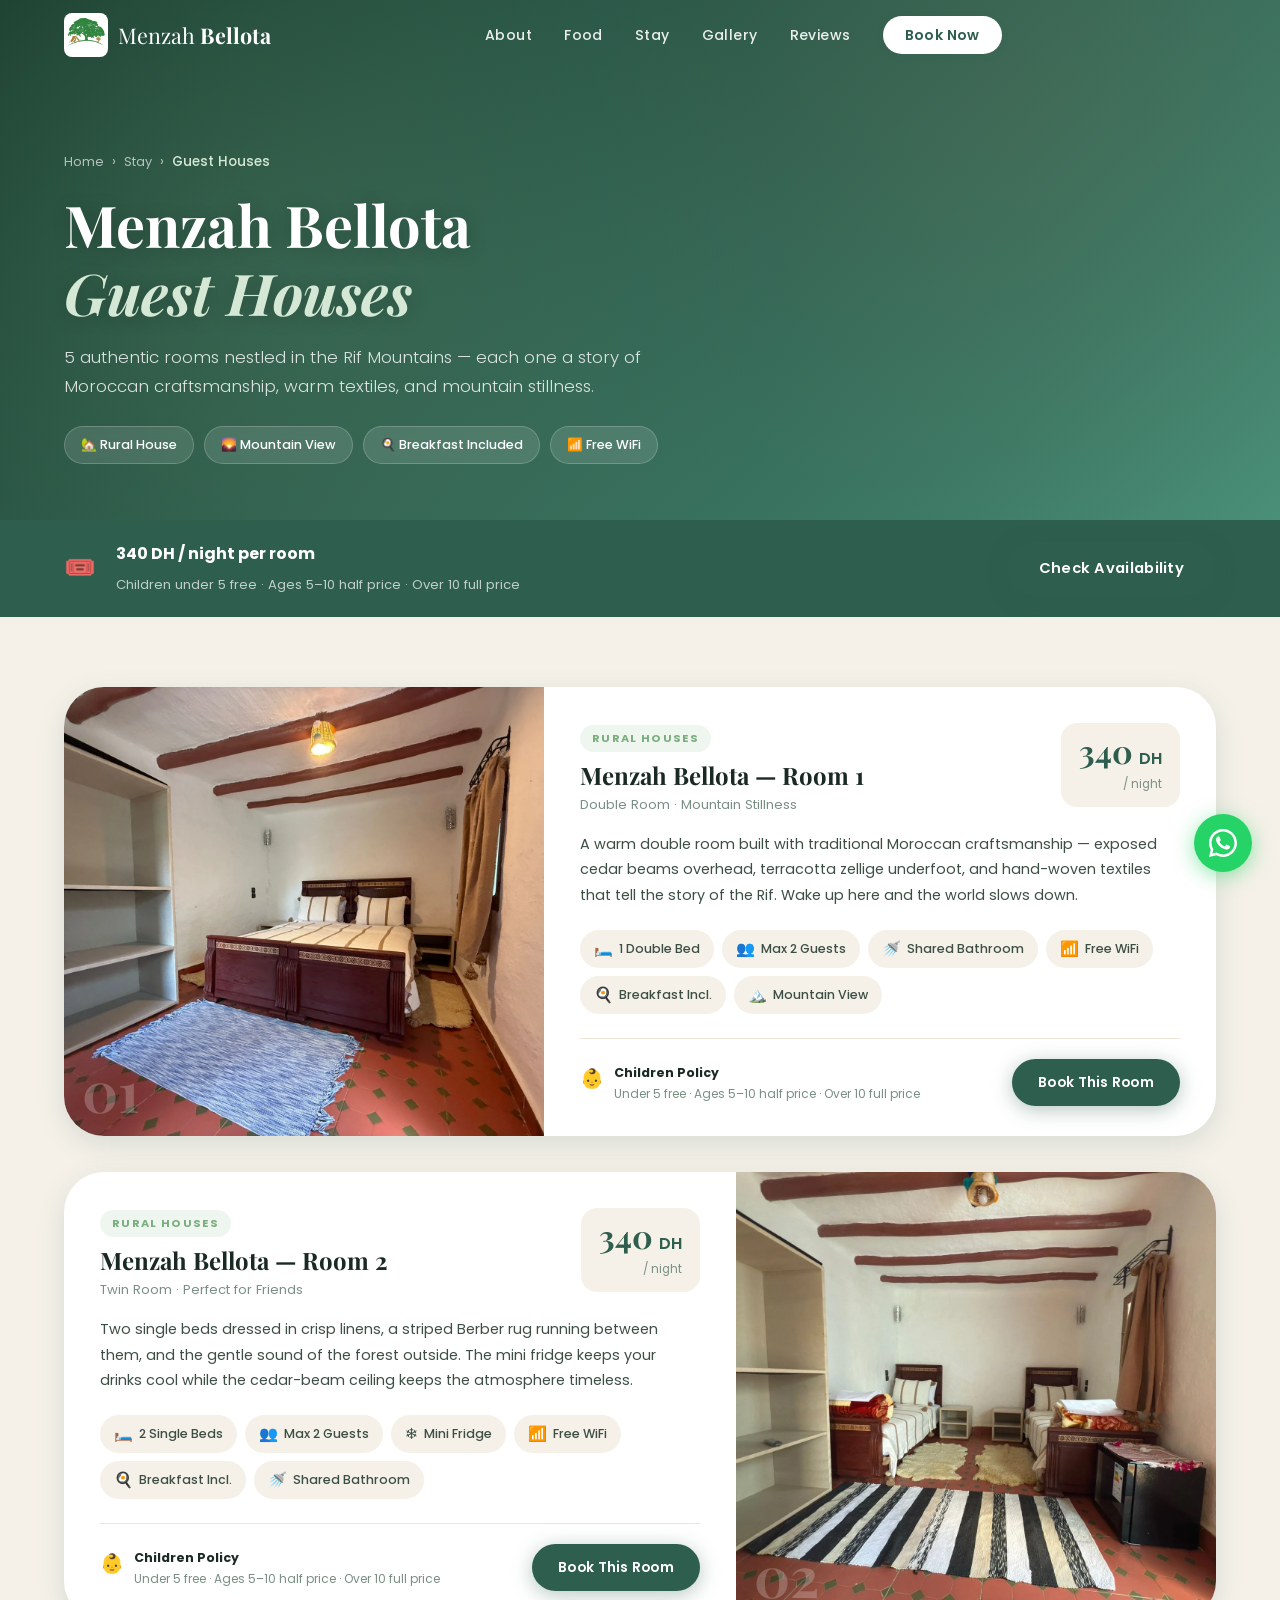
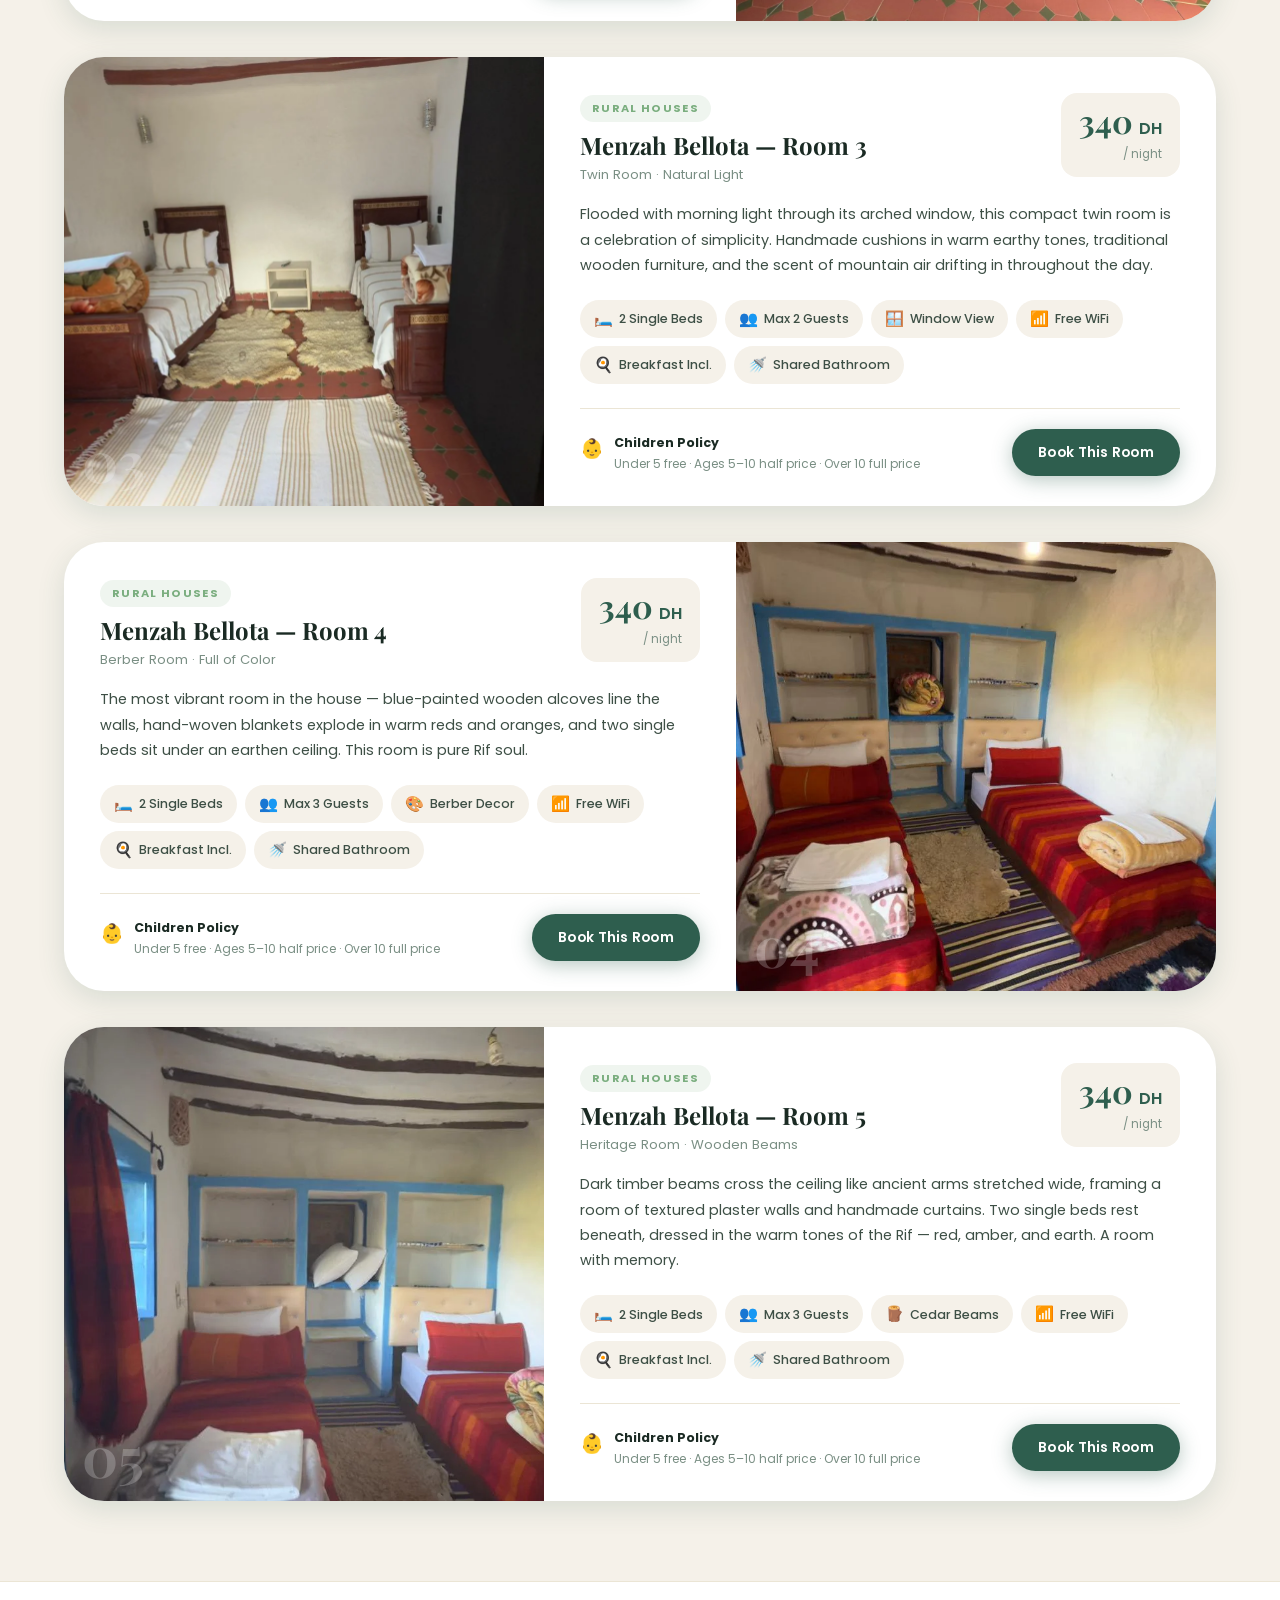
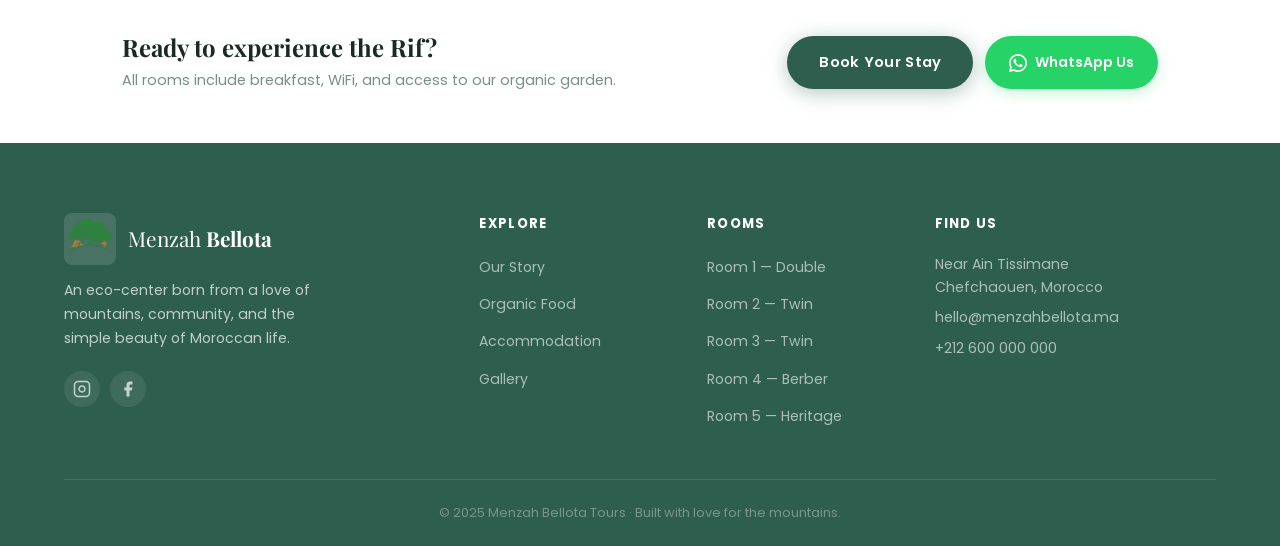
<file: rooms.html>
<!DOCTYPE html>
<html lang="en">
<head>
  <meta charset="UTF-8" />
  <meta name="viewport" content="width=device-width, initial-scale=1.0" />
  <title>Guest Houses — Menzah Bellota Tours</title>
  <link rel="preconnect" href="https://fonts.googleapis.com" />
  <link rel="preconnect" href="https://fonts.gstatic.com" crossorigin />
  <link href="https://fonts.googleapis.com/css2?family=Playfair+Display:ital,wght@0,400;0,600;0,700;1,400&family=Poppins:wght@300;400;500;600&display=swap" rel="stylesheet" />
  <link rel="stylesheet" href="style.css" />
  <link rel="stylesheet" href="rooms.css" />
</head>
<body>

  <!-- ========== NAVBAR ========== -->
  <nav class="navbar scrolled" id="navbar">
    <div class="nav-container">
      <a href="index.html" class="nav-logo">
        <img src="images/logo.webp" alt="Menzah Bellota Logo" class="logo-img" />
        <span class="logo-text">Menzah <strong>Bellota</strong></span>
      </a>
      <ul class="nav-menu" id="navMenu">
        <li><a href="about.html#about-content" class="nav-link">About</a></li>
        <li><a href="food.html#food-content" class="nav-link">Food</a></li>
        <li><a href="stay.html#stay-content" class="nav-link">Stay</a></li>
        <li><a href="gallery.html#gallery-content" class="nav-link">Gallery</a></li>
        <li><a href="reviews.html#reviews-content" class="nav-link">Reviews</a></li>
        <li><a href="contact.html#form" class="nav-link nav-cta">Book Now</a></li>
      </ul>
      <div class="nav-end">
        <button class="nav-toggle" id="navToggle" aria-label="Toggle menu">
          <span></span><span></span><span></span>
        </button>
      </div>
    </div>
  </nav>

  <!-- ========== PAGE HERO ========== -->
  <div class="rooms-hero">
    <div class="rooms-hero-bg"></div>
    <div class="rooms-hero-content">
      <nav class="breadcrumb" aria-label="breadcrumb">
        <a href="index.html">Home</a>
        <span>›</span>
        <a href="index.html#accommodation">Stay</a>
        <span>›</span>
        <span class="current">Guest Houses</span>
      </nav>
      <h1>Menzah Bellota<br /><em>Guest Houses</em></h1>
      <p>5 authentic rooms nestled in the Rif Mountains — each one a story of Moroccan craftsmanship, warm textiles, and mountain stillness.</p>
      <div class="rooms-hero-tags">
        <span>🏡 Rural House</span>
        <span>🌄 Mountain View</span>
        <span>🍳 Breakfast Included</span>
        <span>📶 Free WiFi</span>
      </div>
    </div>
  </div>

  <!-- ========== PRICING NOTICE ========== -->
  <div class="pricing-notice" id="rooms-content">
    <div class="pricing-notice-inner">
      <div class="pricing-icon">🎟️</div>
      <div class="pricing-text">
        <strong>340 DH / night per room</strong>
        <span>Children under 5 free · Ages 5–10 half price · Over 10 full price</span>
      </div>
      <a href="contact.html#form" class="btn btn-primary">Check Availability</a>
    </div>
  </div>

  <!-- ========== ROOMS LIST ========== -->
  <main class="rooms-main">
    <div class="container">

      <!-- ROOM 1 -->
      <article class="room-card reveal" id="room-1">
        <div class="room-img-section">
          <div class="room-img-wrap">
            <img src="images/room 1.webp" alt="Menzah Bellota – Room 1" />
            <div class="room-number">01</div>
          </div>
        </div>
        <div class="room-info-section">
          <div class="room-header">
            <div>
              <span class="room-category">Rural Houses</span>
              <h2 class="room-title">Menzah Bellota — Room 1</h2>
              <p class="room-subtitle">Double Room · Mountain Stillness</p>
            </div>
            <div class="room-price-box">
              <span class="price-amount">340</span>
              <span class="price-currency">DH</span>
              <span class="price-per">/ night</span>
            </div>
          </div>
          <p class="room-desc">A warm double room built with traditional Moroccan craftsmanship — exposed cedar beams overhead, terracotta zellige underfoot, and hand-woven textiles that tell the story of the Rif. Wake up here and the world slows down.</p>
          <div class="room-amenities">
            <div class="amenity"><span>🛏️</span><span>1 Double Bed</span></div>
            <div class="amenity"><span>👥</span><span>Max 2 Guests</span></div>
            <div class="amenity"><span>🚿</span><span>Shared Bathroom</span></div>
            <div class="amenity"><span>📶</span><span>Free WiFi</span></div>
            <div class="amenity"><span>🍳</span><span>Breakfast Incl.</span></div>
            <div class="amenity"><span>🏔️</span><span>Mountain View</span></div>
          </div>
          <div class="room-footer">
            <div class="child-policy">
              <span class="policy-icon">👶</span>
              <div>
                <strong>Children Policy</strong>
                <p>Under 5 free · Ages 5–10 half price · Over 10 full price</p>
              </div>
            </div>
            <a href="book.html?room=1" class="btn btn-primary room-book-btn">Book This Room</a>
          </div>
        </div>
      </article>

      <!-- ROOM 2 -->
      <article class="room-card room-card-reverse reveal" id="room-2">
        <div class="room-img-section">
          <div class="room-img-wrap">
            <img src="images/room 2.webp" alt="Menzah Bellota – Room 2" />
            <div class="room-number">02</div>
          </div>
        </div>
        <div class="room-info-section">
          <div class="room-header">
            <div>
              <span class="room-category">Rural Houses</span>
              <h2 class="room-title">Menzah Bellota — Room 2</h2>
              <p class="room-subtitle">Twin Room · Perfect for Friends</p>
            </div>
            <div class="room-price-box">
              <span class="price-amount">340</span>
              <span class="price-currency">DH</span>
              <span class="price-per">/ night</span>
            </div>
          </div>
          <p class="room-desc">Two single beds dressed in crisp linens, a striped Berber rug running between them, and the gentle sound of the forest outside. The mini fridge keeps your drinks cool while the cedar-beam ceiling keeps the atmosphere timeless.</p>
          <div class="room-amenities">
            <div class="amenity"><span>🛏️</span><span>2 Single Beds</span></div>
            <div class="amenity"><span>👥</span><span>Max 2 Guests</span></div>
            <div class="amenity"><span>❄️</span><span>Mini Fridge</span></div>
            <div class="amenity"><span>📶</span><span>Free WiFi</span></div>
            <div class="amenity"><span>🍳</span><span>Breakfast Incl.</span></div>
            <div class="amenity"><span>🚿</span><span>Shared Bathroom</span></div>
          </div>
          <div class="room-footer">
            <div class="child-policy">
              <span class="policy-icon">👶</span>
              <div>
                <strong>Children Policy</strong>
                <p>Under 5 free · Ages 5–10 half price · Over 10 full price</p>
              </div>
            </div>
            <a href="book.html?room=2" class="btn btn-primary room-book-btn">Book This Room</a>
          </div>
        </div>
      </article>

      <!-- ROOM 3 -->
      <article class="room-card reveal" id="room-3">
        <div class="room-img-section">
          <div class="room-img-wrap">
            <img src="images/room 3.webp" alt="Menzah Bellota – Room 3" />
            <div class="room-number">03</div>
          </div>
        </div>
        <div class="room-info-section">
          <div class="room-header">
            <div>
              <span class="room-category">Rural Houses</span>
              <h2 class="room-title">Menzah Bellota — Room 3</h2>
              <p class="room-subtitle">Twin Room · Natural Light</p>
            </div>
            <div class="room-price-box">
              <span class="price-amount">340</span>
              <span class="price-currency">DH</span>
              <span class="price-per">/ night</span>
            </div>
          </div>
          <p class="room-desc">Flooded with morning light through its arched window, this compact twin room is a celebration of simplicity. Handmade cushions in warm earthy tones, traditional wooden furniture, and the scent of mountain air drifting in throughout the day.</p>
          <div class="room-amenities">
            <div class="amenity"><span>🛏️</span><span>2 Single Beds</span></div>
            <div class="amenity"><span>👥</span><span>Max 2 Guests</span></div>
            <div class="amenity"><span>🪟</span><span>Window View</span></div>
            <div class="amenity"><span>📶</span><span>Free WiFi</span></div>
            <div class="amenity"><span>🍳</span><span>Breakfast Incl.</span></div>
            <div class="amenity"><span>🚿</span><span>Shared Bathroom</span></div>
          </div>
          <div class="room-footer">
            <div class="child-policy">
              <span class="policy-icon">👶</span>
              <div>
                <strong>Children Policy</strong>
                <p>Under 5 free · Ages 5–10 half price · Over 10 full price</p>
              </div>
            </div>
            <a href="book.html?room=3" class="btn btn-primary room-book-btn">Book This Room</a>
          </div>
        </div>
      </article>

      <!-- ROOM 4 -->
      <article class="room-card room-card-reverse reveal" id="room-4">
        <div class="room-img-section">
          <div class="room-img-wrap">
            <img src="images/room 4.webp" alt="Menzah Bellota – Room 4" />
            <div class="room-number">04</div>
          </div>
        </div>
        <div class="room-info-section">
          <div class="room-header">
            <div>
              <span class="room-category">Rural Houses</span>
              <h2 class="room-title">Menzah Bellota — Room 4</h2>
              <p class="room-subtitle">Berber Room · Full of Color</p>
            </div>
            <div class="room-price-box">
              <span class="price-amount">340</span>
              <span class="price-currency">DH</span>
              <span class="price-per">/ night</span>
            </div>
          </div>
          <p class="room-desc">The most vibrant room in the house — blue-painted wooden alcoves line the walls, hand-woven blankets explode in warm reds and oranges, and two single beds sit under an earthen ceiling. This room is pure Rif soul.</p>
          <div class="room-amenities">
            <div class="amenity"><span>🛏️</span><span>2 Single Beds</span></div>
            <div class="amenity"><span>👥</span><span>Max 3 Guests</span></div>
            <div class="amenity"><span>🎨</span><span>Berber Decor</span></div>
            <div class="amenity"><span>📶</span><span>Free WiFi</span></div>
            <div class="amenity"><span>🍳</span><span>Breakfast Incl.</span></div>
            <div class="amenity"><span>🚿</span><span>Shared Bathroom</span></div>
          </div>
          <div class="room-footer">
            <div class="child-policy">
              <span class="policy-icon">👶</span>
              <div>
                <strong>Children Policy</strong>
                <p>Under 5 free · Ages 5–10 half price · Over 10 full price</p>
              </div>
            </div>
            <a href="book.html?room=4" class="btn btn-primary room-book-btn">Book This Room</a>
          </div>
        </div>
      </article>

      <!-- ROOM 5 -->
      <article class="room-card reveal" id="room-5">
        <div class="room-img-section">
          <div class="room-img-wrap">
            <img src="images/room 5.webp" alt="Menzah Bellota – Room 5" />
            <div class="room-number">05</div>
          </div>
        </div>
        <div class="room-info-section">
          <div class="room-header">
            <div>
              <span class="room-category">Rural Houses</span>
              <h2 class="room-title">Menzah Bellota — Room 5</h2>
              <p class="room-subtitle">Heritage Room · Wooden Beams</p>
            </div>
            <div class="room-price-box">
              <span class="price-amount">340</span>
              <span class="price-currency">DH</span>
              <span class="price-per">/ night</span>
            </div>
          </div>
          <p class="room-desc">Dark timber beams cross the ceiling like ancient arms stretched wide, framing a room of textured plaster walls and handmade curtains. Two single beds rest beneath, dressed in the warm tones of the Rif — red, amber, and earth. A room with memory.</p>
          <div class="room-amenities">
            <div class="amenity"><span>🛏️</span><span>2 Single Beds</span></div>
            <div class="amenity"><span>👥</span><span>Max 3 Guests</span></div>
            <div class="amenity"><span>🪵</span><span>Cedar Beams</span></div>
            <div class="amenity"><span>📶</span><span>Free WiFi</span></div>
            <div class="amenity"><span>🍳</span><span>Breakfast Incl.</span></div>
            <div class="amenity"><span>🚿</span><span>Shared Bathroom</span></div>
          </div>
          <div class="room-footer">
            <div class="child-policy">
              <span class="policy-icon">👶</span>
              <div>
                <strong>Children Policy</strong>
                <p>Under 5 free · Ages 5–10 half price · Over 10 full price</p>
              </div>
            </div>
            <a href="book.html?room=5" class="btn btn-primary room-book-btn">Book This Room</a>
          </div>
        </div>
      </article>

    </div>
  </main>

  <!-- ========== CTA STRIP ========== -->
  <div class="rooms-cta-strip">
    <div class="container">
      <div class="rooms-cta-inner">
        <div>
          <h3>Ready to experience the Rif?</h3>
          <p>All rooms include breakfast, WiFi, and access to our organic garden.</p>
        </div>
        <div class="rooms-cta-buttons">
          <a href="contact.html#form" class="btn btn-primary">Book Your Stay</a>
          <a href="https://wa.me/212670826124" class="btn-whatsapp-sm" target="_blank" rel="noopener noreferrer">
            <svg viewBox="0 0 24 24" fill="currentColor" width="18" height="18"><path d="M17.472 14.382c-.297-.149-1.758-.867-2.03-.967-.273-.099-.471-.148-.67.15-.197.297-.767.966-.94 1.164-.173.199-.347.223-.644.075-.297-.15-1.255-.463-2.39-1.475-.883-.788-1.48-1.761-1.653-2.059-.173-.297-.018-.458.13-.606.134-.133.298-.347.446-.52.149-.174.198-.298.298-.497.099-.198.05-.371-.025-.52-.075-.149-.669-1.612-.916-2.207-.242-.579-.487-.5-.669-.51-.173-.008-.371-.01-.57-.01-.198 0-.52.074-.792.372-.272.297-1.04 1.016-1.04 2.479 0 1.462 1.065 2.875 1.213 3.074.149.198 2.096 3.2 5.077 4.487.709.306 1.262.489 1.694.625.712.227 1.36.195 1.871.118.571-.085 1.758-.719 2.006-1.413.248-.694.248-1.289.173-1.413-.074-.124-.272-.198-.57-.347z"/><path d="M12 0C5.373 0 0 5.373 0 12c0 2.104.55 4.078 1.504 5.797L0 24l6.383-1.474A11.947 11.947 0 0012 24c6.627 0 12-5.373 12-12S18.627 0 12 0zm0 21.818a9.805 9.805 0 01-5.028-1.38l-.36-.214-3.733.862.888-3.617-.235-.372A9.772 9.772 0 012.182 12C2.182 6.578 6.578 2.182 12 2.182S21.818 6.578 21.818 12 17.422 21.818 12 21.818z"/></svg>
            WhatsApp Us
          </a>
        </div>
      </div>
    </div>
  </div>

  <!-- ========== FOOTER ========== -->
  <footer class="footer">
    <div class="container">
      <div class="footer-grid">
        <div class="footer-brand">
          <div class="footer-logo">
            <img src="images/logo.webp" alt="Menzah Bellota Tours" class="logo-img" />
            <span>Menzah <strong>Bellota</strong></span>
          </div>
          <p>An eco-center born from a love of mountains, community, and the simple beauty of Moroccan life.</p>
          <div class="social-links">
            <a href="https://www.instagram.com/menzahbellotatours/" target="_blank" rel="noopener noreferrer" aria-label="Instagram">
              <svg viewBox="0 0 24 24" fill="none" stroke="currentColor" stroke-width="2" width="18" height="18"><rect x="2" y="2" width="20" height="20" rx="5"/><path d="M16 11.37A4 4 0 1112.63 8 4 4 0 0116 11.37z"/><line x1="17.5" y1="6.5" x2="17.51" y2="6.5"/></svg>
            </a>
            <a href="https://www.facebook.com/p/Menzah-Bellota-Tours-100054395625561/" target="_blank" rel="noopener noreferrer" aria-label="Facebook">
              <svg viewBox="0 0 24 24" fill="currentColor" width="18" height="18"><path d="M18 2h-3a5 5 0 00-5 5v3H7v4h3v8h4v-8h3l1-4h-4V7a1 1 0 011-1h3z"/></svg>
            </a>
          </div>
        </div>
        <div class="footer-links">
          <h4>Explore</h4>
          <ul>
            <li><a href="index.html#about">Our Story</a></li>
            <li><a href="index.html#food">Organic Food</a></li>
            <li><a href="index.html#accommodation">Accommodation</a></li>
            <li><a href="index.html#gallery">Gallery</a></li>
          </ul>
        </div>
        <div class="footer-links">
          <h4>Rooms</h4>
          <ul>
            <li><a href="#room-1">Room 1 — Double</a></li>
            <li><a href="#room-2">Room 2 — Twin</a></li>
            <li><a href="#room-3">Room 3 — Twin</a></li>
            <li><a href="#room-4">Room 4 — Berber</a></li>
            <li><a href="#room-5">Room 5 — Heritage</a></li>
          </ul>
        </div>
        <div class="footer-contact">
          <h4>Find Us</h4>
          <p>Near Ain Tissimane<br />Chefchaouen, Morocco</p>
          <p><a href="mailto:hello@menzahbellota.ma">hello@menzahbellota.ma</a></p>
          <p><a href="tel:+212600000000">+212 600 000 000</a></p>
        </div>
      </div>
      <div class="footer-bottom">
        <p>© 2025 Menzah Bellota Tours · Built with love for the mountains.</p>
      </div>
    </div>
  </footer>

  <!-- Scroll To Top -->
  <button class="scroll-top" id="scrollTop" aria-label="Scroll to top">
    <svg viewBox="0 0 24 24" fill="none" stroke="currentColor" stroke-width="2.5" width="20" height="20">
      <polyline points="18 15 12 9 6 15"/>
    </svg>
  </button>

  <!-- WhatsApp Float -->
  <a href="https://wa.me/212670826124" class="whatsapp-float" target="_blank" rel="noopener noreferrer" aria-label="Chat on WhatsApp">
    <svg viewBox="0 0 24 24" fill="currentColor" width="28" height="28"><path d="M17.472 14.382c-.297-.149-1.758-.867-2.03-.967-.273-.099-.471-.148-.67.15-.197.297-.767.966-.94 1.164-.173.199-.347.223-.644.075-.297-.15-1.255-.463-2.39-1.475-.883-.788-1.48-1.761-1.653-2.059-.173-.297-.018-.458.13-.606.134-.133.298-.347.446-.52.149-.174.198-.298.298-.497.099-.198.05-.371-.025-.52-.075-.149-.669-1.612-.916-2.207-.242-.579-.487-.5-.669-.51-.173-.008-.371-.01-.57-.01-.198 0-.52.074-.792.372-.272.297-1.04 1.016-1.04 2.479 0 1.462 1.065 2.875 1.213 3.074.149.198 2.096 3.2 5.077 4.487.709.306 1.262.489 1.694.625.712.227 1.36.195 1.871.118.571-.085 1.758-.719 2.006-1.413.248-.694.248-1.289.173-1.413-.074-.124-.272-.198-.57-.347z"/><path d="M12 0C5.373 0 0 5.373 0 12c0 2.104.55 4.078 1.504 5.797L0 24l6.383-1.474A11.947 11.947 0 0012 24c6.627 0 12-5.373 12-12S18.627 0 12 0zm0 21.818a9.805 9.805 0 01-5.028-1.38l-.36-.214-3.733.862.888-3.617-.235-.372A9.772 9.772 0 012.182 12C2.182 6.578 6.578 2.182 12 2.182S21.818 6.578 21.818 12 17.422 21.818 12 21.818z"/></svg>
  </a>

  <script src="main.js"></script>

</body>
</html>
</file>
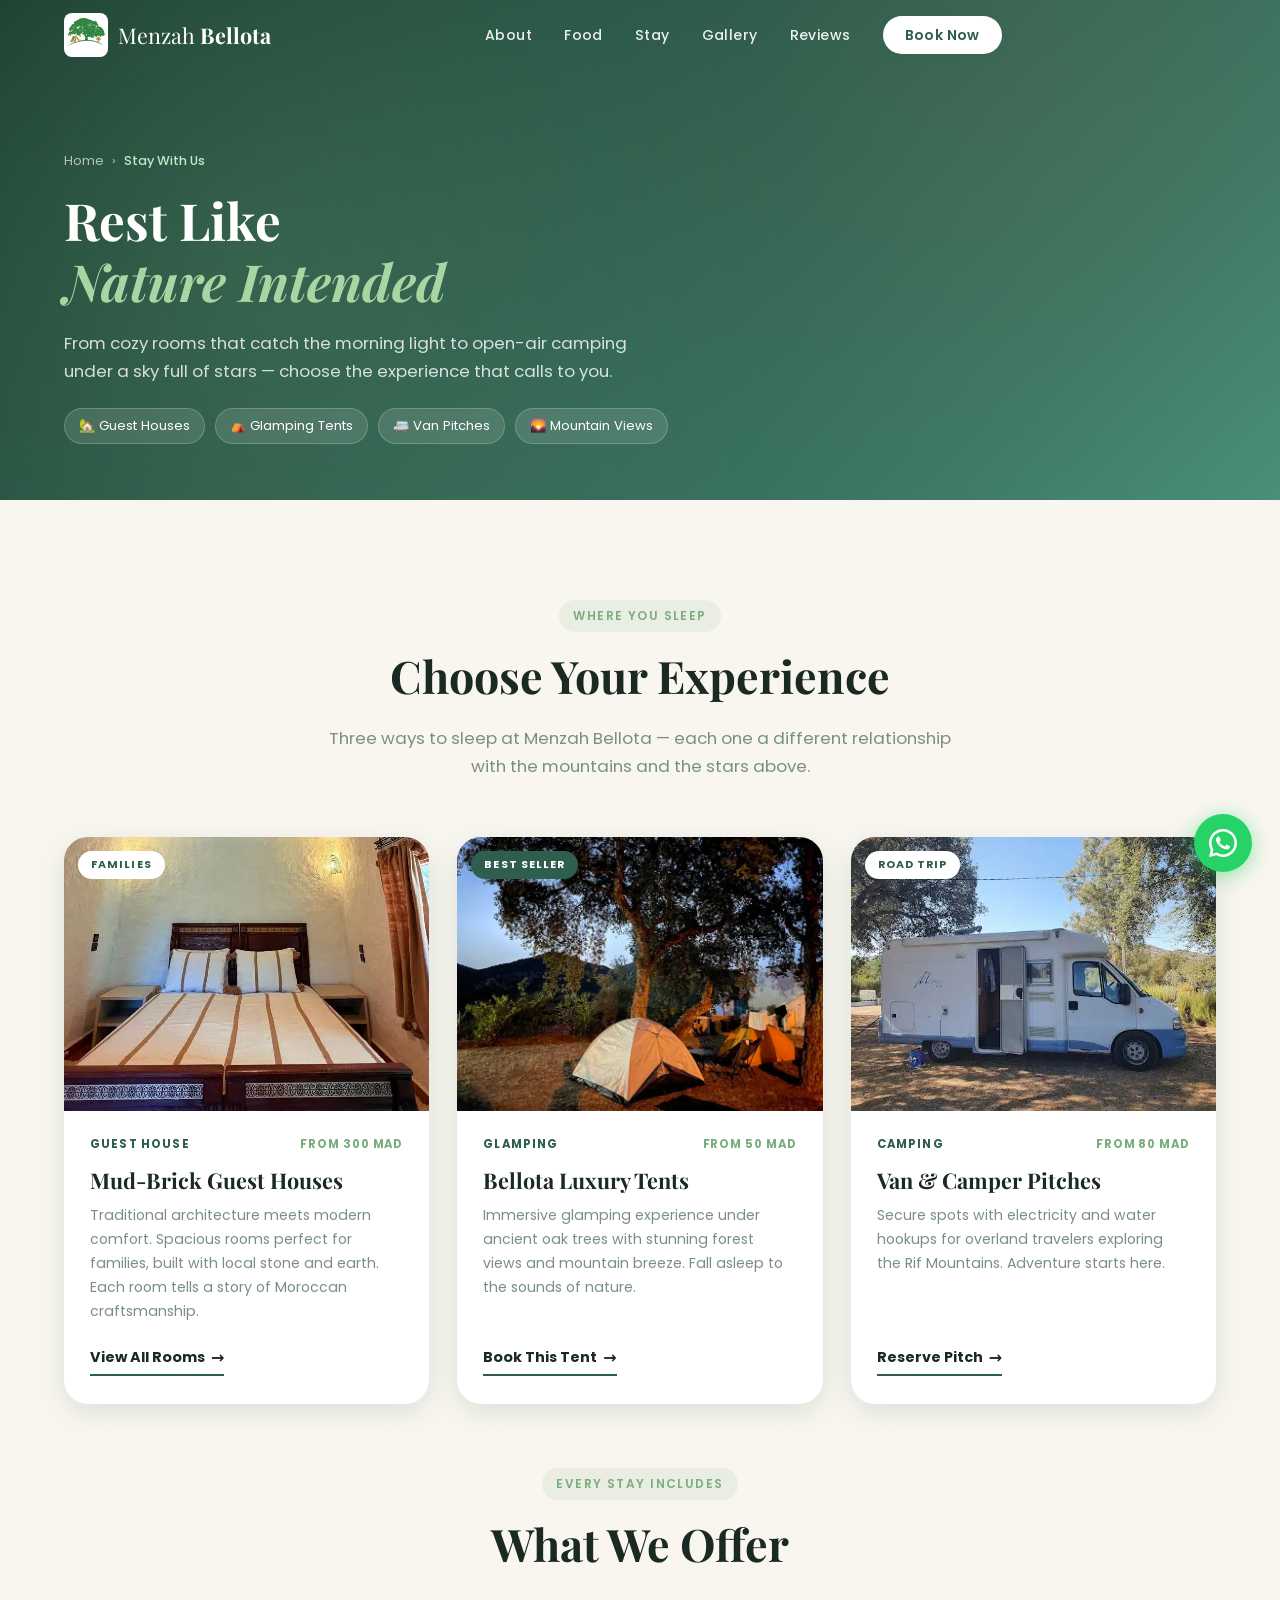
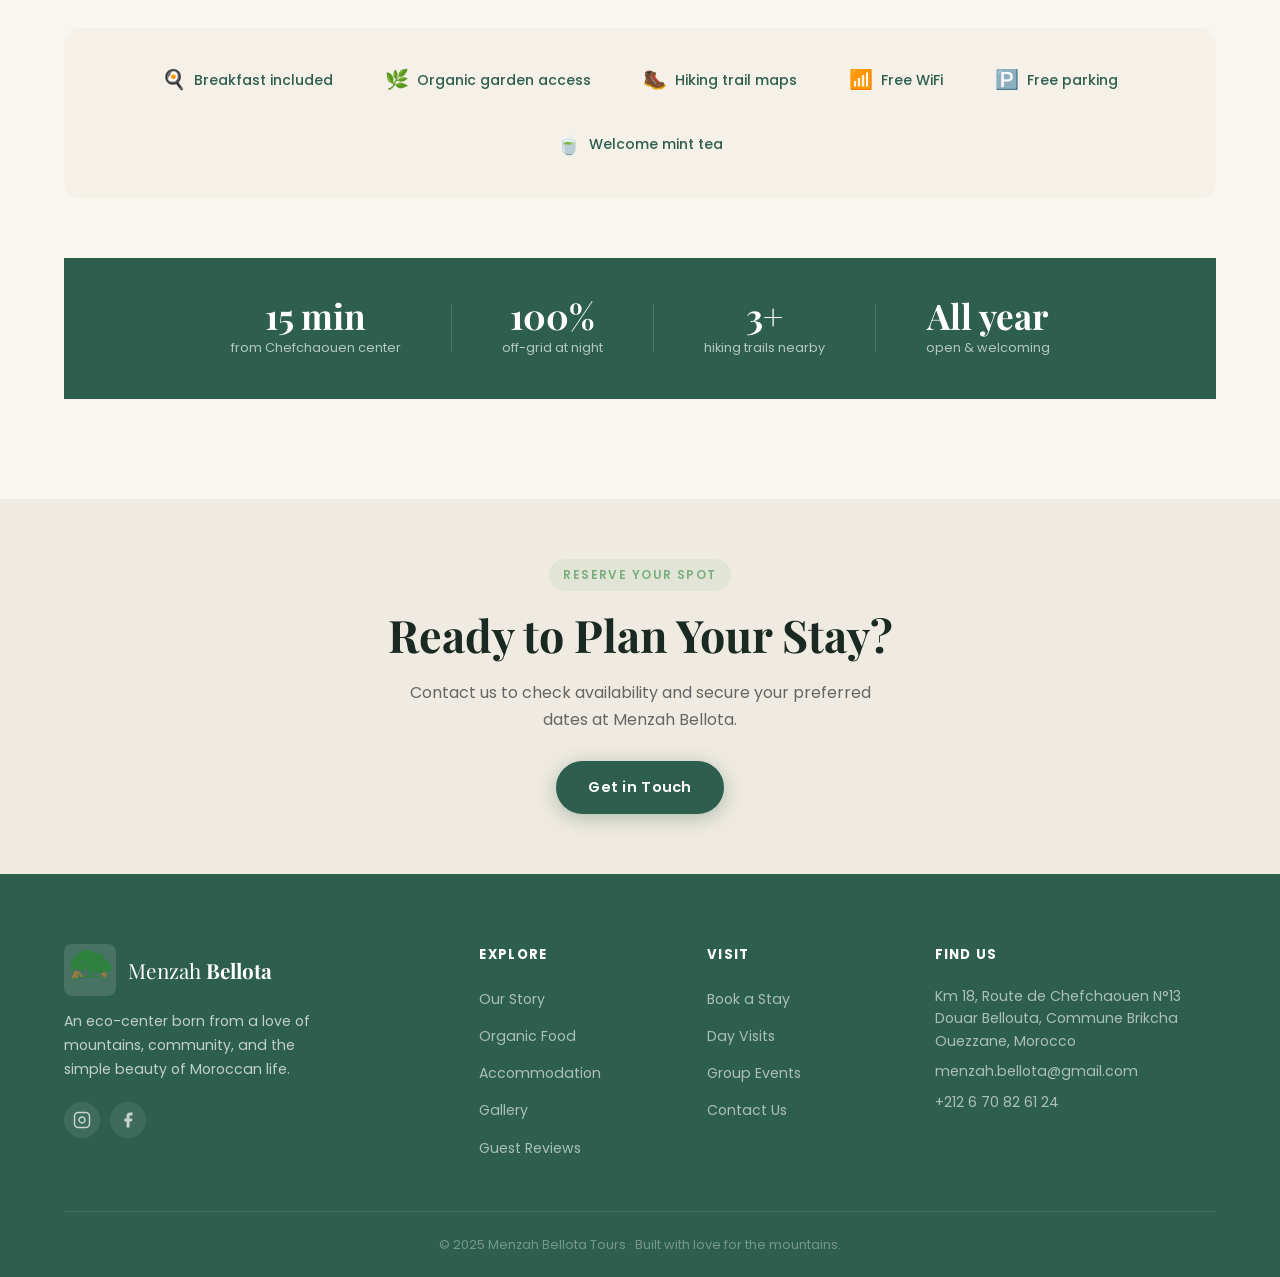
<file: stay.html>
<!DOCTYPE html>
<html lang="en">
<head>
  <meta charset="UTF-8" />
  <meta name="viewport" content="width=device-width, initial-scale=1.0" />
  <title>Stay With Us — Menzah Bellota Tours</title>
  <link rel="preconnect" href="https://fonts.googleapis.com" />
  <link rel="preconnect" href="https://fonts.gstatic.com" crossorigin />
  <link href="https://fonts.googleapis.com/css2?family=Playfair+Display:ital,wght@0,400;0,600;0,700;1,400&family=Poppins:wght@300;400;500;600&display=swap" rel="stylesheet" />
  <link rel="stylesheet" href="style.css" />
  <link rel="stylesheet" href="pages.css" />
</head>
<body>

  <!-- ========== NAVBAR ========== -->
  <nav class="navbar scrolled" id="navbar">
    <div class="nav-container">
      <a href="index.html" class="nav-logo">
        <img src="images/logo.webp" alt="Menzah Bellota Logo" class="logo-img" />
        <span class="logo-text">Menzah <strong>Bellota</strong></span>
      </a>
      <ul class="nav-menu" id="navMenu">
        <li><a href="about.html#about-content" class="nav-link">About</a></li>
        <li><a href="food.html#food-content" class="nav-link">Food</a></li>
        <li><a href="stay.html#stay-content" class="nav-link active">Stay</a></li>
        <li><a href="gallery.html#gallery-content" class="nav-link">Gallery</a></li>
        <li><a href="reviews.html#reviews-content" class="nav-link">Reviews</a></li>
        <li><a href="contact.html#form" class="nav-link nav-cta">Book Now</a></li>
      </ul>
      <div class="nav-end">
        <button class="nav-toggle" id="navToggle" aria-label="Toggle menu">
          <span></span><span></span><span></span>
        </button>
      </div>
    </div>
  </nav>

  <!-- ========== PAGE HERO ========== -->
  <div class="page-hero">
    <div class="page-hero-content">
      <nav class="breadcrumb" aria-label="breadcrumb">
        <a href="index.html">Home</a>
        <span>›</span>
        <span class="current">Stay With Us</span>
      </nav>
      <h1>Rest Like<br /><em>Nature Intended</em></h1>
      <p>From cozy rooms that catch the morning light to open-air camping under a sky full of stars — choose the experience that calls to you.</p>
      <div class="page-hero-tags">
        <span>🏡 Guest Houses</span>
        <span>⛺ Glamping Tents</span>
        <span>🚐 Van Pitches</span>
        <span>🌄 Mountain Views</span>
      </div>
    </div>
  </div>

  <!-- ========== ACCOMMODATION SECTION ========== -->
  <section class="section accommodation page-body" id="stay-content">
    <div class="container">
      <div class="section-header reveal">
        <span class="section-tag">Where You Sleep</span>
        <h2 class="section-title">Choose Your Experience</h2>
        <p class="section-subtitle">Three ways to sleep at Menzah Bellota — each one a different relationship with the mountains and the stars above.</p>
      </div>

      <div class="stay-cards-grid">

        <!-- Card 1: Guest House -->
        <div class="stay-new-card reveal">
          <div class="stay-new-img-wrap">
            <img src="images/families.webp" alt="Mud-brick guest house" loading="lazy" />
            <span class="stay-new-badge">Families</span>
          </div>
          <div class="stay-new-body">
            <div class="stay-new-meta">
              <span class="stay-new-type">Guest House</span>
              <span class="stay-new-price">From 300 MAD</span>
            </div>
            <h3 class="stay-new-title">Mud-Brick Guest Houses</h3>
            <p class="stay-new-desc">Traditional architecture meets modern comfort. Spacious rooms perfect for families, built with local stone and earth. Each room tells a story of Moroccan craftsmanship.</p>
            <a href="rooms.html#rooms-content" class="stay-new-link">View All Rooms <span>→</span></a>
          </div>
        </div>

        <!-- Card 2: Glamping -->
        <div class="stay-new-card reveal">
          <div class="stay-new-img-wrap">
            <img src="images/best seller.webp" alt="Bellota luxury glamping tents" loading="lazy" />
            <span class="stay-new-badge badge-featured">Best Seller</span>
          </div>
          <div class="stay-new-body">
            <div class="stay-new-meta">
              <span class="stay-new-type">Glamping</span>
              <span class="stay-new-price">From 50 MAD</span>
            </div>
            <h3 class="stay-new-title">Bellota Luxury Tents</h3>
            <p class="stay-new-desc">Immersive glamping experience under ancient oak trees with stunning forest views and mountain breeze. Fall asleep to the sounds of nature.</p>
            <a href="tents.html#tents-content" class="stay-new-link">Book This Tent <span>→</span></a>
          </div>
        </div>

        <!-- Card 3: Van & Camper -->
        <div class="stay-new-card reveal">
          <div class="stay-new-img-wrap">
            <img src="images/road trip.webp" alt="Van and camper pitches" loading="lazy" />
            <span class="stay-new-badge">Road Trip</span>
          </div>
          <div class="stay-new-body">
            <div class="stay-new-meta">
              <span class="stay-new-type">Camping</span>
              <span class="stay-new-price">From 80 MAD</span>
            </div>
            <h3 class="stay-new-title">Van &amp; Camper Pitches</h3>
            <p class="stay-new-desc">Secure spots with electricity and water hookups for overland travelers exploring the Rif Mountains. Adventure starts here.</p>
            <a href="vans.html#vans-content" class="stay-new-link">Reserve Pitch <span>→</span></a>
          </div>
        </div>

      </div>

      <!-- What's included -->
      <div class="reveal" style="margin-top: 64px;">
        <div class="section-header">
          <span class="section-tag">Every Stay Includes</span>
          <h2 class="section-title">What We Offer</h2>
        </div>
        <div class="food-promise" style="margin-top: 32px;">
          <div class="promise-item"><span>🍳</span> Breakfast included</div>
          <div class="promise-item"><span>🌿</span> Organic garden access</div>
          <div class="promise-item"><span>🥾</span> Hiking trail maps</div>
          <div class="promise-item"><span>📶</span> Free WiFi</div>
          <div class="promise-item"><span>🅿️</span> Free parking</div>
          <div class="promise-item"><span>🍵</span> Welcome mint tea</div>
        </div>
      </div>

      <!-- Stats strip -->
      <div class="experience-strip reveal" style="margin-top: 60px;">
        <div class="exp-item">
          <strong>15 min</strong>
          <span>from Chefchaouen center</span>
        </div>
        <div class="exp-divider"></div>
        <div class="exp-item">
          <strong>100%</strong>
          <span>off-grid at night</span>
        </div>
        <div class="exp-divider"></div>
        <div class="exp-item">
          <strong>3+</strong>
          <span>hiking trails nearby</span>
        </div>
        <div class="exp-divider"></div>
        <div class="exp-item">
          <strong>All year</strong>
          <span>open &amp; welcoming</span>
        </div>
      </div>
    </div>
  </section>

  <!-- ========== CTA ========== -->
  <section class="section" style="background: #f0ebe2; text-align: center; padding: 60px 20px;">
    <div class="container">
      <span class="section-tag">Reserve Your Spot</span>
      <h2 class="section-title" style="margin-bottom: 16px;">Ready to Plan Your Stay?</h2>
      <p style="color: #666; max-width: 500px; margin: 0 auto 28px;">Contact us to check availability and secure your preferred dates at Menzah Bellota.</p>
      <a href="contact.html#form" class="btn btn-primary">Get in Touch</a>
    </div>
  </section>

  <!-- ========== FOOTER ========== -->
  <footer class="footer">
    <div class="container">
      <div class="footer-grid">
        <div class="footer-brand">
          <div class="footer-logo">
            <img src="images/logo.webp" alt="Menzah Bellota Logo" class="logo-img" />
            <span>Menzah <strong>Bellota</strong></span>
          </div>
          <p>An eco-center born from a love of mountains, community, and the simple beauty of Moroccan life.</p>
          <div class="social-links">
            <a href="https://www.instagram.com/menzahbellotatours/" target="_blank" rel="noopener noreferrer" aria-label="Instagram">
              <svg viewBox="0 0 24 24" fill="none" stroke="currentColor" stroke-width="2" width="18" height="18"><rect x="2" y="2" width="20" height="20" rx="5" ry="5"/><path d="M16 11.37A4 4 0 1112.63 8 4 4 0 0116 11.37z"/><line x1="17.5" y1="6.5" x2="17.51" y2="6.5"/></svg>
            </a>
            <a href="https://www.facebook.com/p/Menzah-Bellota-Tours-100054395625561/" target="_blank" rel="noopener noreferrer" aria-label="Facebook">
              <svg viewBox="0 0 24 24" fill="currentColor" width="18" height="18"><path d="M18 2h-3a5 5 0 00-5 5v3H7v4h3v8h4v-8h3l1-4h-4V7a1 1 0 011-1h3z"/></svg>
            </a>
          </div>
        </div>
        <div class="footer-links">
          <h4>Explore</h4>
          <ul>
            <li><a href="about.html">Our Story</a></li>
            <li><a href="food.html">Organic Food</a></li>
            <li><a href="stay.html">Accommodation</a></li>
            <li><a href="gallery.html">Gallery</a></li>
            <li><a href="reviews.html">Guest Reviews</a></li>
          </ul>
        </div>
        <div class="footer-links">
          <h4>Visit</h4>
          <ul>
            <li><a href="contact.html#form">Book a Stay</a></li>
            <li><a href="contact.html#form">Day Visits</a></li>
            <li><a href="contact.html#form">Group Events</a></li>
            <li><a href="contact.html#form">Contact Us</a></li>
          </ul>
        </div>
        <div class="footer-contact">
          <h4>Find Us</h4>
          <p>Km 18, Route de Chefchaouen N°13<br />Douar Bellouta, Commune Brikcha<br />Ouezzane, Morocco</p>
          <p><a href="mailto:menzah.bellota@gmail.com">menzah.bellota@gmail.com</a></p>
          <p><a href="tel:+212670826124">+212 6 70 82 61 24</a></p>
        </div>
      </div>
      <div class="footer-bottom">
        <p>© 2025 Menzah Bellota Tours · Built with love for the mountains.</p>
      </div>
    </div>
  </footer>

  <!-- WhatsApp Floating Button -->
  <a href="https://wa.me/212670826124" class="whatsapp-float" target="_blank" rel="noopener noreferrer" aria-label="Chat on WhatsApp">
    <svg viewBox="0 0 24 24" fill="currentColor" width="28" height="28"><path d="M17.472 14.382c-.297-.149-1.758-.867-2.03-.967-.273-.099-.471-.148-.67.15-.197.297-.767.966-.94 1.164-.173.199-.347.223-.644.075-.297-.15-1.255-.463-2.39-1.475-.883-.788-1.48-1.761-1.653-2.059-.173-.297-.018-.458.13-.606.134-.133.298-.347.446-.52.149-.174.198-.298.298-.497.099-.198.05-.371-.025-.52-.075-.149-.669-1.612-.916-2.207-.242-.579-.487-.5-.669-.51-.173-.008-.371-.01-.57-.01-.198 0-.52.074-.792.372-.272.297-1.04 1.016-1.04 2.479 0 1.462 1.065 2.875 1.213 3.074.149.198 2.096 3.2 5.077 4.487.709.306 1.262.489 1.694.625.712.227 1.36.195 1.871.118.571-.085 1.758-.719 2.006-1.413.248-.694.248-1.289.173-1.413-.074-.124-.272-.198-.57-.347z"/><path d="M12 0C5.373 0 0 5.373 0 12c0 2.104.55 4.078 1.504 5.797L0 24l6.383-1.474A11.947 11.947 0 0012 24c6.627 0 12-5.373 12-12S18.627 0 12 0zm0 21.818a9.805 9.805 0 01-5.028-1.38l-.36-.214-3.733.862.888-3.617-.235-.372A9.772 9.772 0 012.182 12C2.182 6.578 6.578 2.182 12 2.182S21.818 6.578 21.818 12 17.422 21.818 12 21.818z"/></svg>
  </a>

  <button class="scroll-top" id="scrollTop" aria-label="Scroll to top">
    <svg viewBox="0 0 24 24" fill="none" stroke="currentColor" stroke-width="2.5" width="20" height="20">
      <polyline points="18 15 12 9 6 15"/>
    </svg>
  </button>

  <script src="main.js"></script>

</body>
</html>
</file>
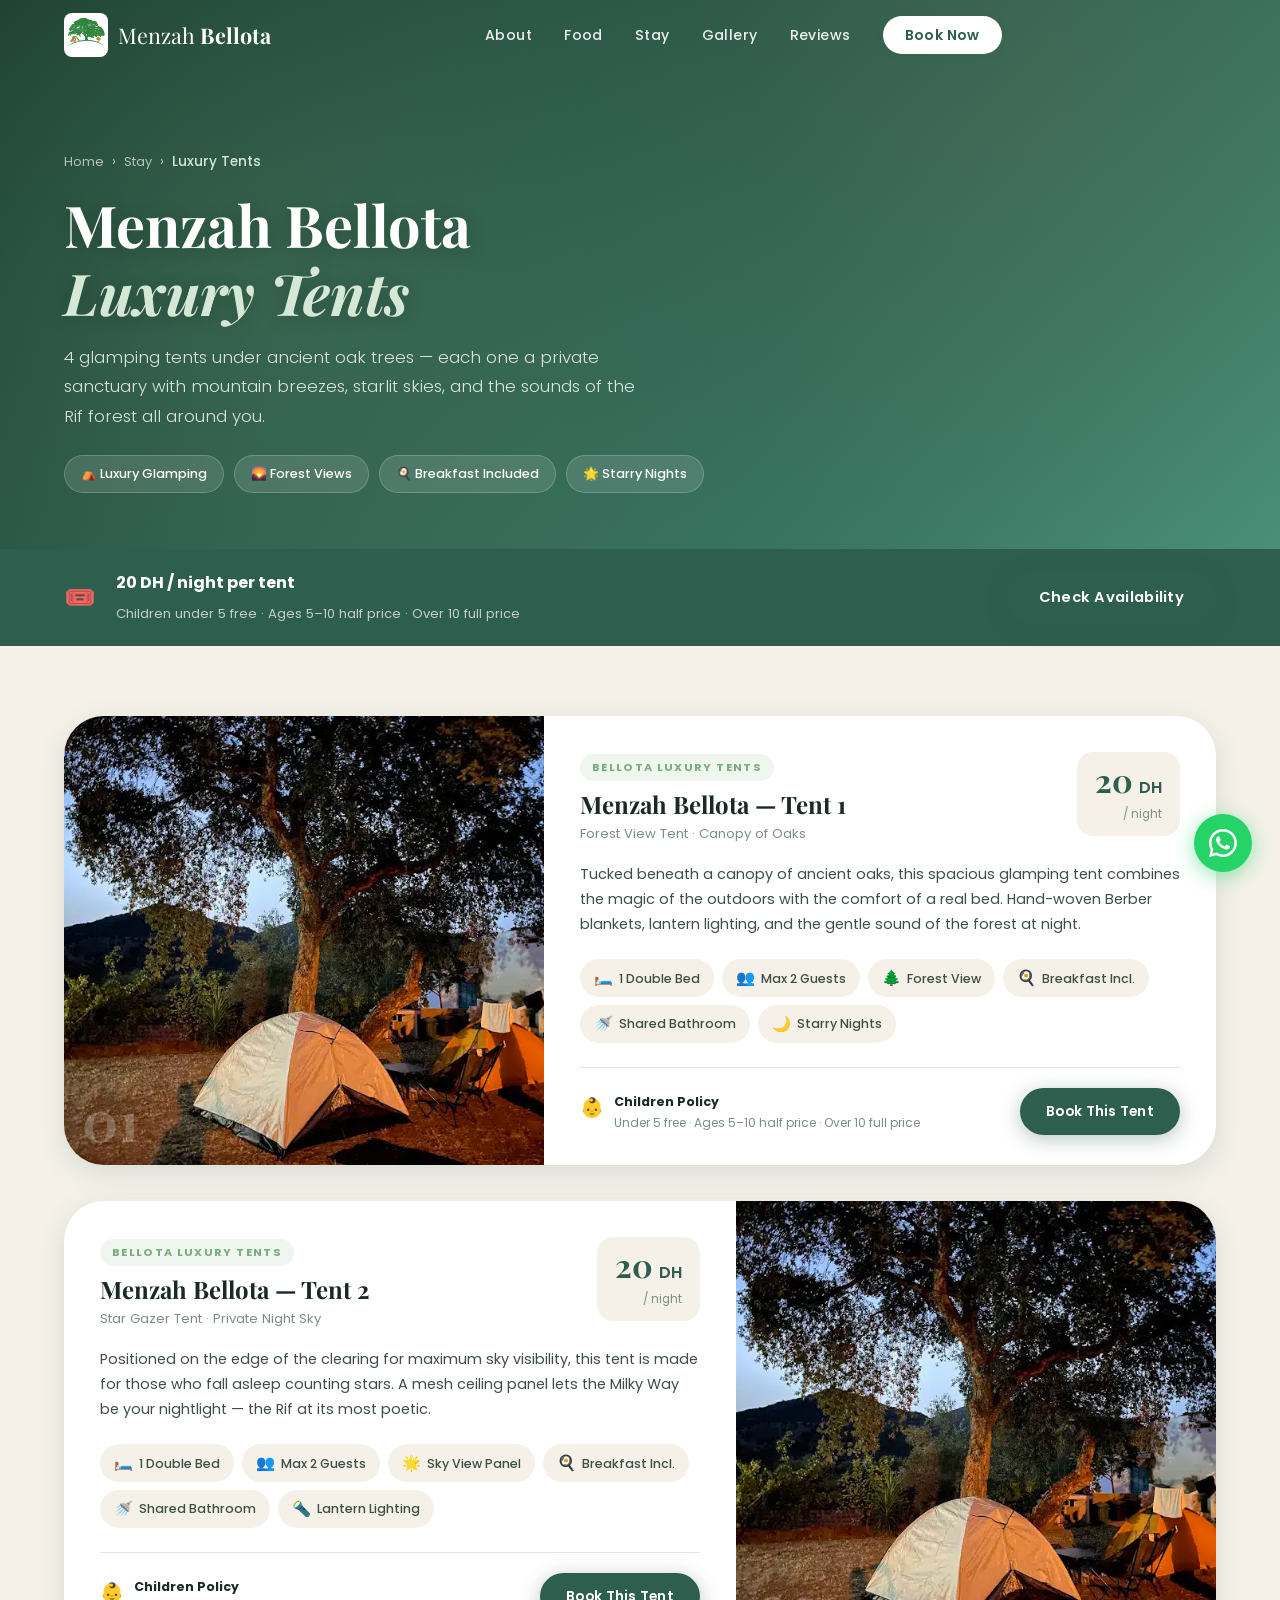
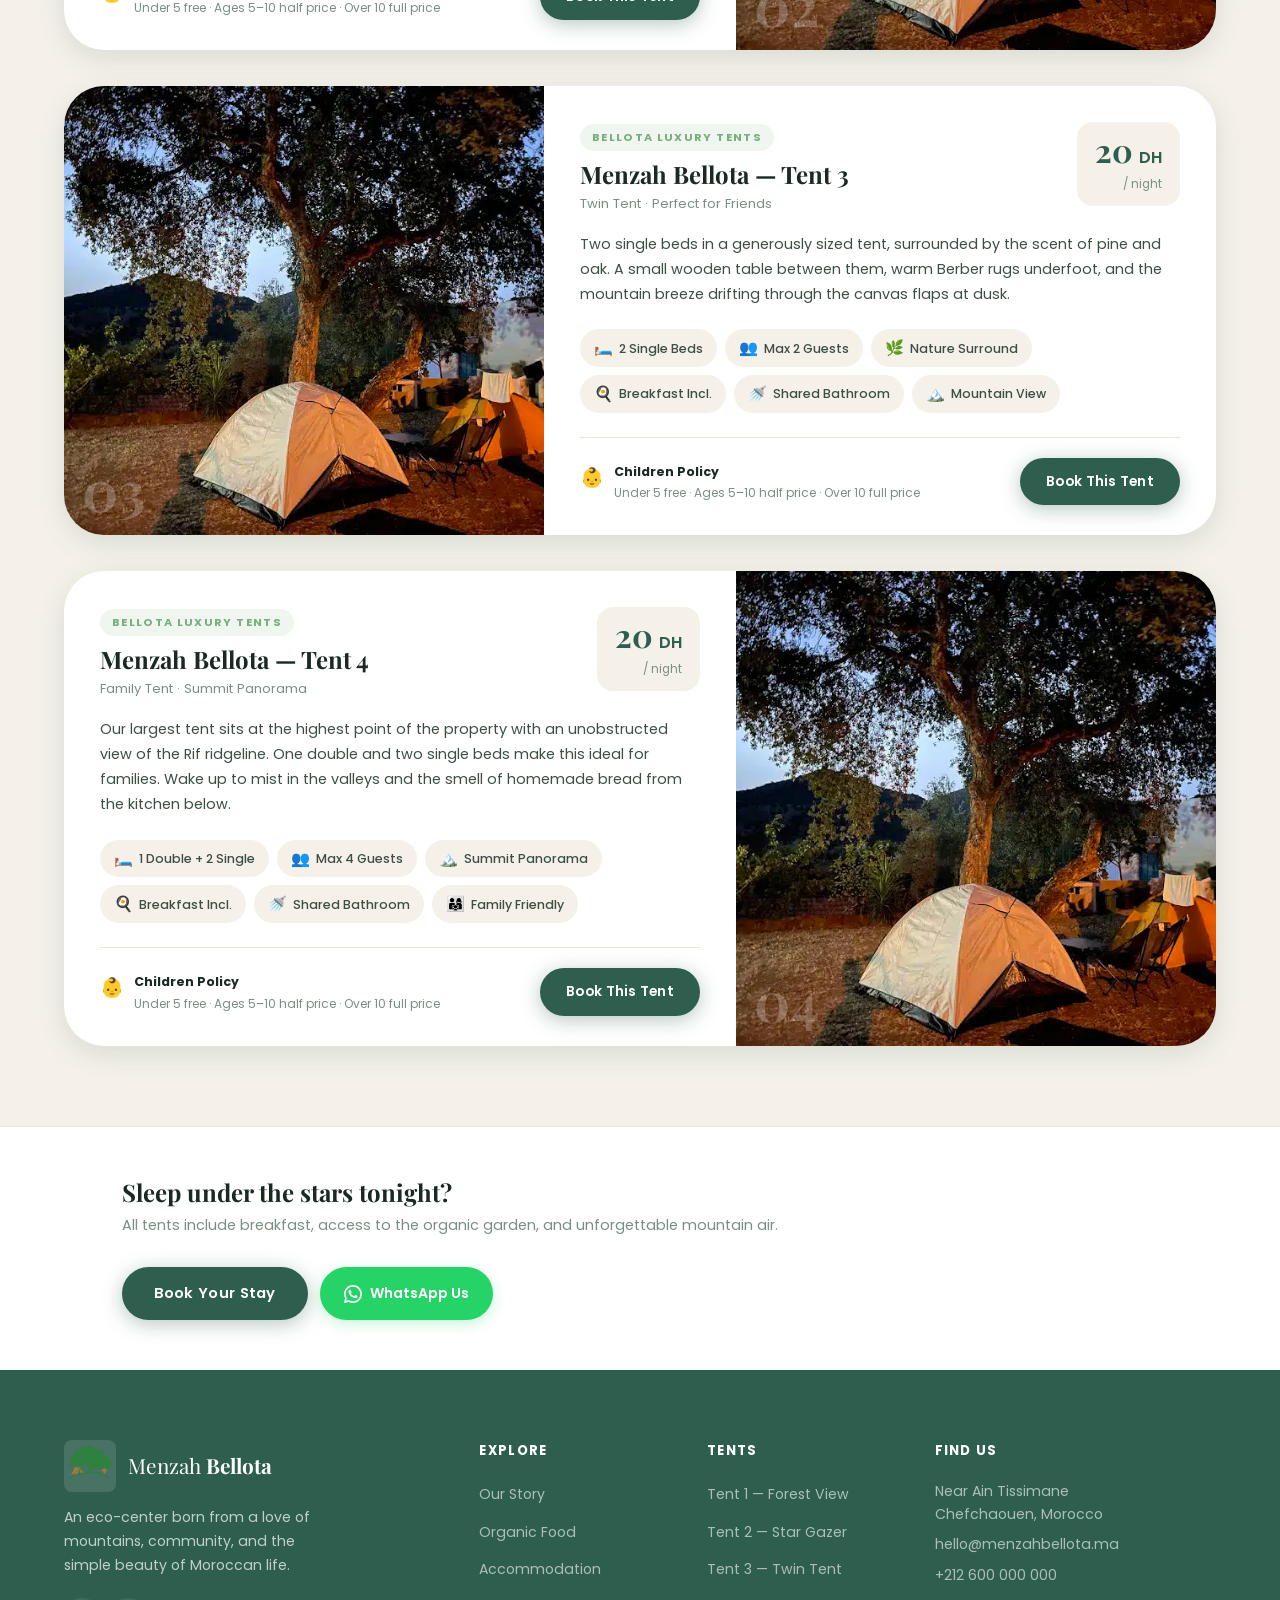
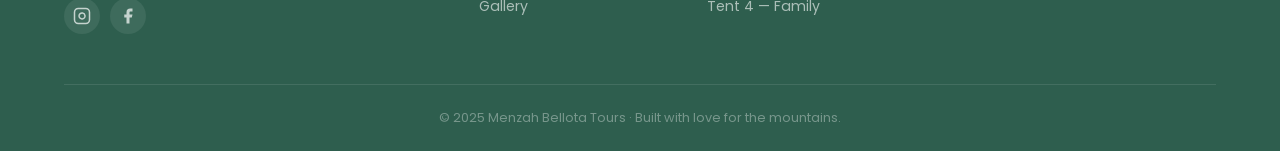
<file: tents.html>
<!DOCTYPE html>
<html lang="en">
<head>
  <meta charset="UTF-8" />
  <meta name="viewport" content="width=device-width, initial-scale=1.0" />
  <title>Luxury Tents — Menzah Bellota Tours</title>
  <link rel="preconnect" href="https://fonts.googleapis.com" />
  <link rel="preconnect" href="https://fonts.gstatic.com" crossorigin />
  <link href="https://fonts.googleapis.com/css2?family=Playfair+Display:ital,wght@0,400;0,600;0,700;1,400&family=Poppins:wght@300;400;500;600&display=swap" rel="stylesheet" />
  <link rel="stylesheet" href="style.css" />
  <link rel="stylesheet" href="rooms.css" />
</head>
<body>

  <!-- ========== NAVBAR ========== -->
  <nav class="navbar scrolled" id="navbar">
    <div class="nav-container">
      <a href="index.html" class="nav-logo">
        <img src="images/logo.webp" alt="Menzah Bellota Logo" class="logo-img" />
        <span class="logo-text">Menzah <strong>Bellota</strong></span>
      </a>
      <ul class="nav-menu" id="navMenu">
        <li><a href="about.html#about-content" class="nav-link">About</a></li>
        <li><a href="food.html#food-content" class="nav-link">Food</a></li>
        <li><a href="stay.html#stay-content" class="nav-link">Stay</a></li>
        <li><a href="gallery.html#gallery-content" class="nav-link">Gallery</a></li>
        <li><a href="reviews.html#reviews-content" class="nav-link">Reviews</a></li>
        <li><a href="contact.html#form" class="nav-link nav-cta">Book Now</a></li>
      </ul>
      <div class="nav-end">
        <button class="nav-toggle" id="navToggle" aria-label="Toggle menu">
          <span></span><span></span><span></span>
        </button>
      </div>
    </div>
  </nav>

  <!-- ========== PAGE HERO ========== -->
  <div class="rooms-hero">
    <div class="rooms-hero-bg"></div>
    <div class="rooms-hero-content">
      <nav class="breadcrumb" aria-label="breadcrumb">
        <a href="index.html">Home</a>
        <span>›</span>
        <a href="index.html#accommodation">Stay</a>
        <span>›</span>
        <span class="current">Luxury Tents</span>
      </nav>
      <h1>Menzah Bellota<br /><em>Luxury Tents</em></h1>
      <p>4 glamping tents under ancient oak trees — each one a private sanctuary with mountain breezes, starlit skies, and the sounds of the Rif forest all around you.</p>
      <div class="rooms-hero-tags">
        <span>⛺ Luxury Glamping</span>
        <span>🌄 Forest Views</span>
        <span>🍳 Breakfast Included</span>
        <span>🌟 Starry Nights</span>
      </div>
    </div>
  </div>

  <!-- ========== PRICING NOTICE ========== -->
  <div class="pricing-notice" id="tents-content">
    <div class="pricing-notice-inner">
      <div class="pricing-icon">🎟️</div>
      <div class="pricing-text">
        <strong>20 DH / night per tent</strong>
        <span>Children under 5 free · Ages 5–10 half price · Over 10 full price</span>
      </div>
      <a href="contact.html#form" class="btn btn-primary">Check Availability</a>
    </div>
  </div>

  <!-- ========== TENTS LIST ========== -->
  <main class="rooms-main">
    <div class="container">

      <!-- TENT 1 -->
      <article class="room-card reveal" id="tent-1">
        <div class="room-img-section">
          <div class="room-img-wrap">
            <img src="images/best seller.webp" alt="Menzah Bellota – Tent 1" />
            <div class="room-number">01</div>
          </div>
        </div>
        <div class="room-info-section">
          <div class="room-header">
            <div>
              <span class="room-category">Bellota Luxury Tents</span>
              <h2 class="room-title">Menzah Bellota — Tent 1</h2>
              <p class="room-subtitle">Forest View Tent · Canopy of Oaks</p>
            </div>
            <div class="room-price-box">
              <span class="price-amount">20</span>
              <span class="price-currency">DH</span>
              <span class="price-per">/ night</span>
            </div>
          </div>
          <p class="room-desc">Tucked beneath a canopy of ancient oaks, this spacious glamping tent combines the magic of the outdoors with the comfort of a real bed. Hand-woven Berber blankets, lantern lighting, and the gentle sound of the forest at night.</p>
          <div class="room-amenities">
            <div class="amenity"><span>🛏️</span><span>1 Double Bed</span></div>
            <div class="amenity"><span>👥</span><span>Max 2 Guests</span></div>
            <div class="amenity"><span>🌲</span><span>Forest View</span></div>
            <div class="amenity"><span>🍳</span><span>Breakfast Incl.</span></div>
            <div class="amenity"><span>🚿</span><span>Shared Bathroom</span></div>
            <div class="amenity"><span>🌙</span><span>Starry Nights</span></div>
          </div>
          <div class="room-footer">
            <div class="child-policy">
              <span class="policy-icon">👶</span>
              <div>
                <strong>Children Policy</strong>
                <p>Under 5 free · Ages 5–10 half price · Over 10 full price</p>
              </div>
            </div>
            <a href="book-tent.html?tent=1" class="btn btn-primary room-book-btn">Book This Tent</a>
          </div>
        </div>
      </article>

      <!-- TENT 2 -->
      <article class="room-card room-card-reverse reveal" id="tent-2">
        <div class="room-img-section">
          <div class="room-img-wrap">
            <img src="images/best seller.webp" alt="Menzah Bellota – Tent 2" />
            <div class="room-number">02</div>
          </div>
        </div>
        <div class="room-info-section">
          <div class="room-header">
            <div>
              <span class="room-category">Bellota Luxury Tents</span>
              <h2 class="room-title">Menzah Bellota — Tent 2</h2>
              <p class="room-subtitle">Star Gazer Tent · Private Night Sky</p>
            </div>
            <div class="room-price-box">
              <span class="price-amount">20</span>
              <span class="price-currency">DH</span>
              <span class="price-per">/ night</span>
            </div>
          </div>
          <p class="room-desc">Positioned on the edge of the clearing for maximum sky visibility, this tent is made for those who fall asleep counting stars. A mesh ceiling panel lets the Milky Way be your nightlight — the Rif at its most poetic.</p>
          <div class="room-amenities">
            <div class="amenity"><span>🛏️</span><span>1 Double Bed</span></div>
            <div class="amenity"><span>👥</span><span>Max 2 Guests</span></div>
            <div class="amenity"><span>🌟</span><span>Sky View Panel</span></div>
            <div class="amenity"><span>🍳</span><span>Breakfast Incl.</span></div>
            <div class="amenity"><span>🚿</span><span>Shared Bathroom</span></div>
            <div class="amenity"><span>🔦</span><span>Lantern Lighting</span></div>
          </div>
          <div class="room-footer">
            <div class="child-policy">
              <span class="policy-icon">👶</span>
              <div>
                <strong>Children Policy</strong>
                <p>Under 5 free · Ages 5–10 half price · Over 10 full price</p>
              </div>
            </div>
            <a href="book-tent.html?tent=2" class="btn btn-primary room-book-btn">Book This Tent</a>
          </div>
        </div>
      </article>

      <!-- TENT 3 -->
      <article class="room-card reveal" id="tent-3">
        <div class="room-img-section">
          <div class="room-img-wrap">
            <img src="images/best seller.webp" alt="Menzah Bellota – Tent 3" />
            <div class="room-number">03</div>
          </div>
        </div>
        <div class="room-info-section">
          <div class="room-header">
            <div>
              <span class="room-category">Bellota Luxury Tents</span>
              <h2 class="room-title">Menzah Bellota — Tent 3</h2>
              <p class="room-subtitle">Twin Tent · Perfect for Friends</p>
            </div>
            <div class="room-price-box">
              <span class="price-amount">20</span>
              <span class="price-currency">DH</span>
              <span class="price-per">/ night</span>
            </div>
          </div>
          <p class="room-desc">Two single beds in a generously sized tent, surrounded by the scent of pine and oak. A small wooden table between them, warm Berber rugs underfoot, and the mountain breeze drifting through the canvas flaps at dusk.</p>
          <div class="room-amenities">
            <div class="amenity"><span>🛏️</span><span>2 Single Beds</span></div>
            <div class="amenity"><span>👥</span><span>Max 2 Guests</span></div>
            <div class="amenity"><span>🌿</span><span>Nature Surround</span></div>
            <div class="amenity"><span>🍳</span><span>Breakfast Incl.</span></div>
            <div class="amenity"><span>🚿</span><span>Shared Bathroom</span></div>
            <div class="amenity"><span>🏔️</span><span>Mountain View</span></div>
          </div>
          <div class="room-footer">
            <div class="child-policy">
              <span class="policy-icon">👶</span>
              <div>
                <strong>Children Policy</strong>
                <p>Under 5 free · Ages 5–10 half price · Over 10 full price</p>
              </div>
            </div>
            <a href="book-tent.html?tent=3" class="btn btn-primary room-book-btn">Book This Tent</a>
          </div>
        </div>
      </article>

      <!-- TENT 4 -->
      <article class="room-card room-card-reverse reveal" id="tent-4">
        <div class="room-img-section">
          <div class="room-img-wrap">
            <img src="images/best seller.webp" alt="Menzah Bellota – Tent 4" />
            <div class="room-number">04</div>
          </div>
        </div>
        <div class="room-info-section">
          <div class="room-header">
            <div>
              <span class="room-category">Bellota Luxury Tents</span>
              <h2 class="room-title">Menzah Bellota — Tent 4</h2>
              <p class="room-subtitle">Family Tent · Summit Panorama</p>
            </div>
            <div class="room-price-box">
              <span class="price-amount">20</span>
              <span class="price-currency">DH</span>
              <span class="price-per">/ night</span>
            </div>
          </div>
          <p class="room-desc">Our largest tent sits at the highest point of the property with an unobstructed view of the Rif ridgeline. One double and two single beds make this ideal for families. Wake up to mist in the valleys and the smell of homemade bread from the kitchen below.</p>
          <div class="room-amenities">
            <div class="amenity"><span>🛏️</span><span>1 Double + 2 Single</span></div>
            <div class="amenity"><span>👥</span><span>Max 4 Guests</span></div>
            <div class="amenity"><span>🏔️</span><span>Summit Panorama</span></div>
            <div class="amenity"><span>🍳</span><span>Breakfast Incl.</span></div>
            <div class="amenity"><span>🚿</span><span>Shared Bathroom</span></div>
            <div class="amenity"><span>👨‍👩‍👧</span><span>Family Friendly</span></div>
          </div>
          <div class="room-footer">
            <div class="child-policy">
              <span class="policy-icon">👶</span>
              <div>
                <strong>Children Policy</strong>
                <p>Under 5 free · Ages 5–10 half price · Over 10 full price</p>
              </div>
            </div>
            <a href="book-tent.html?tent=4" class="btn btn-primary room-book-btn">Book This Tent</a>
          </div>
        </div>
      </article>

    </div>
  </main>

  <!-- ========== CTA STRIP ========== -->
  <div class="rooms-cta-strip">
    <div class="container">
      <div class="rooms-cta-inner">
        <div>
          <h3>Sleep under the stars tonight?</h3>
          <p>All tents include breakfast, access to the organic garden, and unforgettable mountain air.</p>
        </div>
        <div class="rooms-cta-buttons">
          <a href="contact.html#form" class="btn btn-primary">Book Your Stay</a>
          <a href="https://wa.me/212670826124" class="btn-whatsapp-sm" target="_blank" rel="noopener noreferrer">
            <svg viewBox="0 0 24 24" fill="currentColor" width="18" height="18"><path d="M17.472 14.382c-.297-.149-1.758-.867-2.03-.967-.273-.099-.471-.148-.67.15-.197.297-.767.966-.94 1.164-.173.199-.347.223-.644.075-.297-.15-1.255-.463-2.39-1.475-.883-.788-1.48-1.761-1.653-2.059-.173-.297-.018-.458.13-.606.134-.133.298-.347.446-.52.149-.174.198-.298.298-.497.099-.198.05-.371-.025-.52-.075-.149-.669-1.612-.916-2.207-.242-.579-.487-.5-.669-.51-.173-.008-.371-.01-.57-.01-.198 0-.52.074-.792.372-.272.297-1.04 1.016-1.04 2.479 0 1.462 1.065 2.875 1.213 3.074.149.198 2.096 3.2 5.077 4.487.709.306 1.262.489 1.694.625.712.227 1.36.195 1.871.118.571-.085 1.758-.719 2.006-1.413.248-.694.248-1.289.173-1.413-.074-.124-.272-.198-.57-.347z"/><path d="M12 0C5.373 0 0 5.373 0 12c0 2.104.55 4.078 1.504 5.797L0 24l6.383-1.474A11.947 11.947 0 0012 24c6.627 0 12-5.373 12-12S18.627 0 12 0zm0 21.818a9.805 9.805 0 01-5.028-1.38l-.36-.214-3.733.862.888-3.617-.235-.372A9.772 9.772 0 012.182 12C2.182 6.578 6.578 2.182 12 2.182S21.818 6.578 21.818 12 17.422 21.818 12 21.818z"/></svg>
            WhatsApp Us
          </a>
        </div>
      </div>
    </div>
  </div>

  <!-- ========== FOOTER ========== -->
  <footer class="footer">
    <div class="container">
      <div class="footer-grid">
        <div class="footer-brand">
          <div class="footer-logo">
            <img src="images/logo.webp" alt="Menzah Bellota Tours" class="logo-img" />
            <span>Menzah <strong>Bellota</strong></span>
          </div>
          <p>An eco-center born from a love of mountains, community, and the simple beauty of Moroccan life.</p>
          <div class="social-links">
            <a href="https://www.instagram.com/menzahbellotatours/" target="_blank" rel="noopener noreferrer" aria-label="Instagram">
              <svg viewBox="0 0 24 24" fill="none" stroke="currentColor" stroke-width="2" width="18" height="18"><rect x="2" y="2" width="20" height="20" rx="5"/><path d="M16 11.37A4 4 0 1112.63 8 4 4 0 0116 11.37z"/><line x1="17.5" y1="6.5" x2="17.51" y2="6.5"/></svg>
            </a>
            <a href="https://www.facebook.com/p/Menzah-Bellota-Tours-100054395625561/" target="_blank" rel="noopener noreferrer" aria-label="Facebook">
              <svg viewBox="0 0 24 24" fill="currentColor" width="18" height="18"><path d="M18 2h-3a5 5 0 00-5 5v3H7v4h3v8h4v-8h3l1-4h-4V7a1 1 0 011-1h3z"/></svg>
            </a>
          </div>
        </div>
        <div class="footer-links">
          <h4>Explore</h4>
          <ul>
            <li><a href="index.html#about">Our Story</a></li>
            <li><a href="index.html#food">Organic Food</a></li>
            <li><a href="index.html#accommodation">Accommodation</a></li>
            <li><a href="index.html#gallery">Gallery</a></li>
          </ul>
        </div>
        <div class="footer-links">
          <h4>Tents</h4>
          <ul>
            <li><a href="#tent-1">Tent 1 — Forest View</a></li>
            <li><a href="#tent-2">Tent 2 — Star Gazer</a></li>
            <li><a href="#tent-3">Tent 3 — Twin Tent</a></li>
            <li><a href="#tent-4">Tent 4 — Family</a></li>
          </ul>
        </div>
        <div class="footer-contact">
          <h4>Find Us</h4>
          <p>Near Ain Tissimane<br />Chefchaouen, Morocco</p>
          <p><a href="mailto:hello@menzahbellota.ma">hello@menzahbellota.ma</a></p>
          <p><a href="tel:+212600000000">+212 600 000 000</a></p>
        </div>
      </div>
      <div class="footer-bottom">
        <p>© 2025 Menzah Bellota Tours · Built with love for the mountains.</p>
      </div>
    </div>
  </footer>

  <!-- Scroll To Top -->
  <button class="scroll-top" id="scrollTop" aria-label="Scroll to top">
    <svg viewBox="0 0 24 24" fill="none" stroke="currentColor" stroke-width="2.5" width="20" height="20">
      <polyline points="18 15 12 9 6 15"/>
    </svg>
  </button>

  <!-- WhatsApp Float -->
  <a href="https://wa.me/212670826124" class="whatsapp-float" target="_blank" rel="noopener noreferrer" aria-label="Chat on WhatsApp">
    <svg viewBox="0 0 24 24" fill="currentColor" width="28" height="28"><path d="M17.472 14.382c-.297-.149-1.758-.867-2.03-.967-.273-.099-.471-.148-.67.15-.197.297-.767.966-.94 1.164-.173.199-.347.223-.644.075-.297-.15-1.255-.463-2.39-1.475-.883-.788-1.48-1.761-1.653-2.059-.173-.297-.018-.458.13-.606.134-.133.298-.347.446-.52.149-.174.198-.298.298-.497.099-.198.05-.371-.025-.52-.075-.149-.669-1.612-.916-2.207-.242-.579-.487-.5-.669-.51-.173-.008-.371-.01-.57-.01-.198 0-.52.074-.792.372-.272.297-1.04 1.016-1.04 2.479 0 1.462 1.065 2.875 1.213 3.074.149.198 2.096 3.2 5.077 4.487.709.306 1.262.489 1.694.625.712.227 1.36.195 1.871.118.571-.085 1.758-.719 2.006-1.413.248-.694.248-1.289.173-1.413-.074-.124-.272-.198-.57-.347z"/><path d="M12 0C5.373 0 0 5.373 0 12c0 2.104.55 4.078 1.504 5.797L0 24l6.383-1.474A11.947 11.947 0 0012 24c6.627 0 12-5.373 12-12S18.627 0 12 0zm0 21.818a9.805 9.805 0 01-5.028-1.38l-.36-.214-3.733.862.888-3.617-.235-.372A9.772 9.772 0 012.182 12C2.182 6.578 6.578 2.182 12 2.182S21.818 6.578 21.818 12 17.422 21.818 12 21.818z"/></svg>
  </a>

  <script src="main.js"></script>

</body>
</html>
</file>
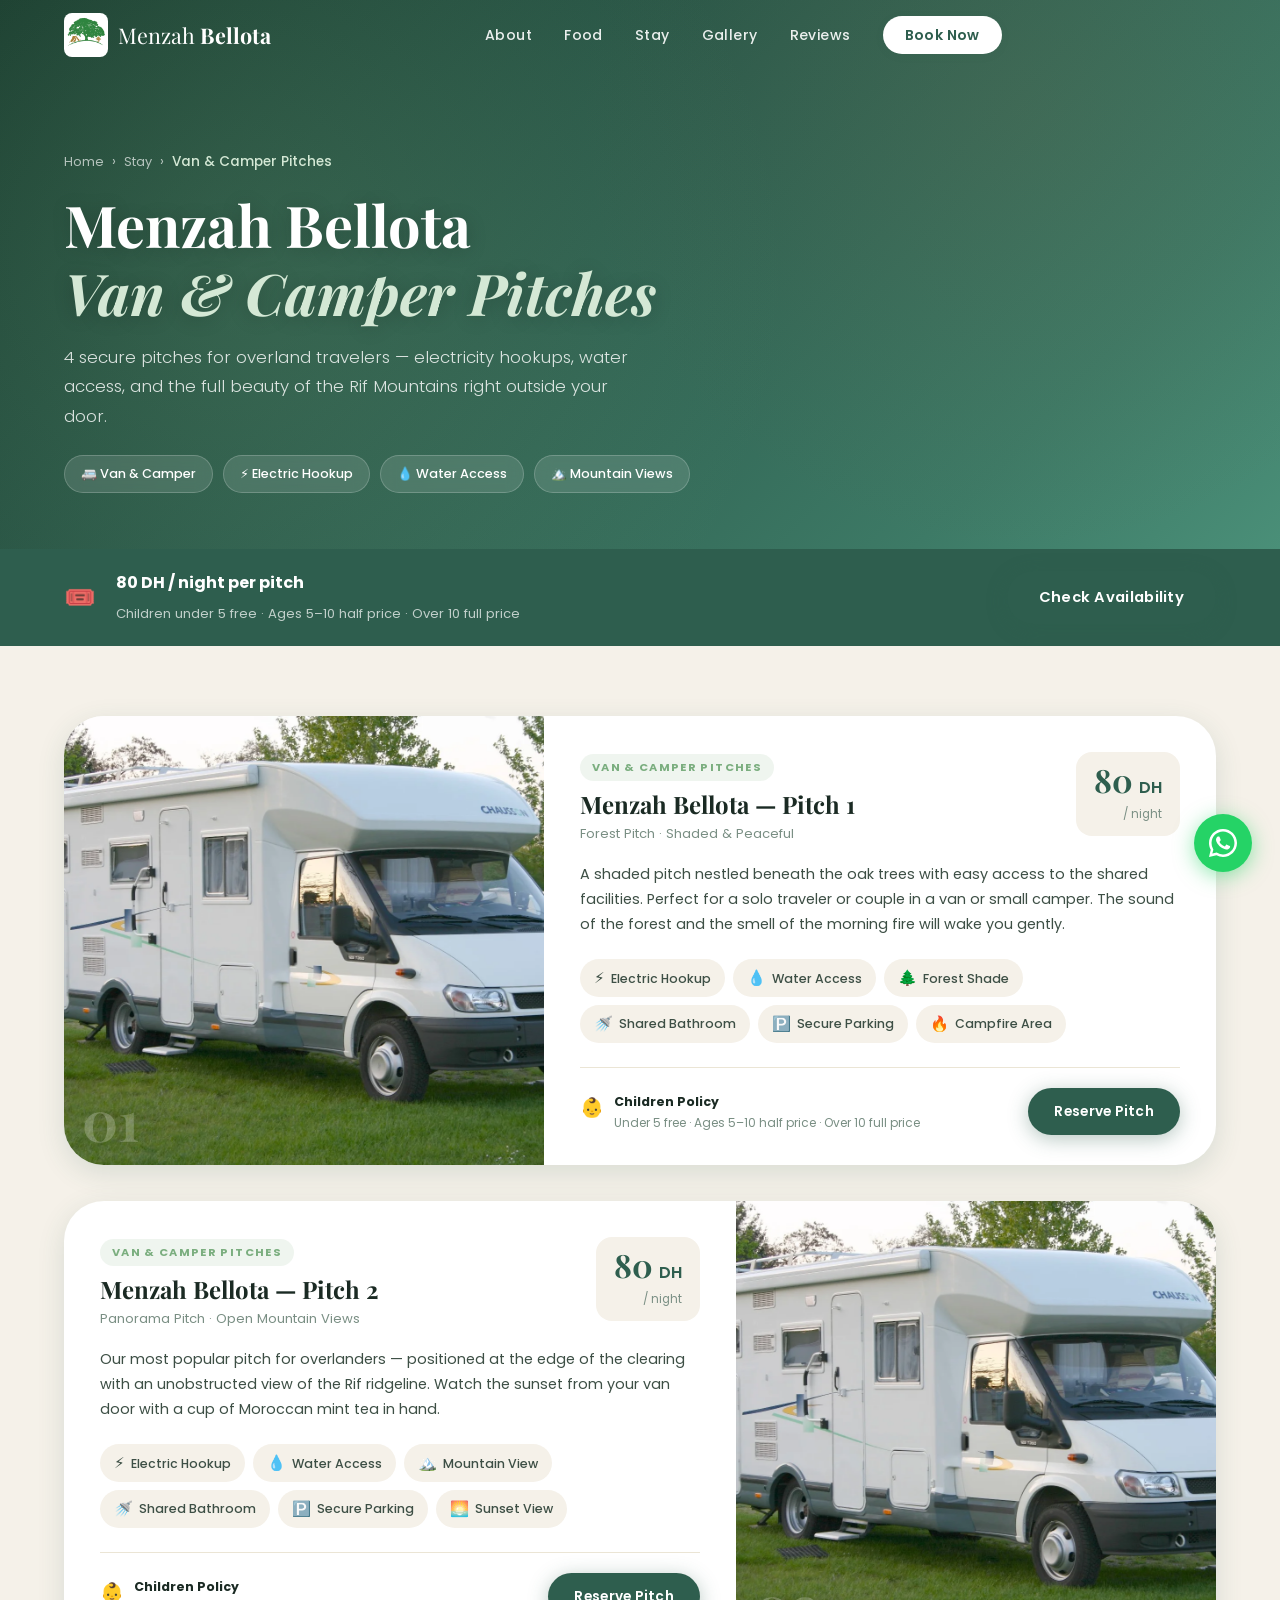
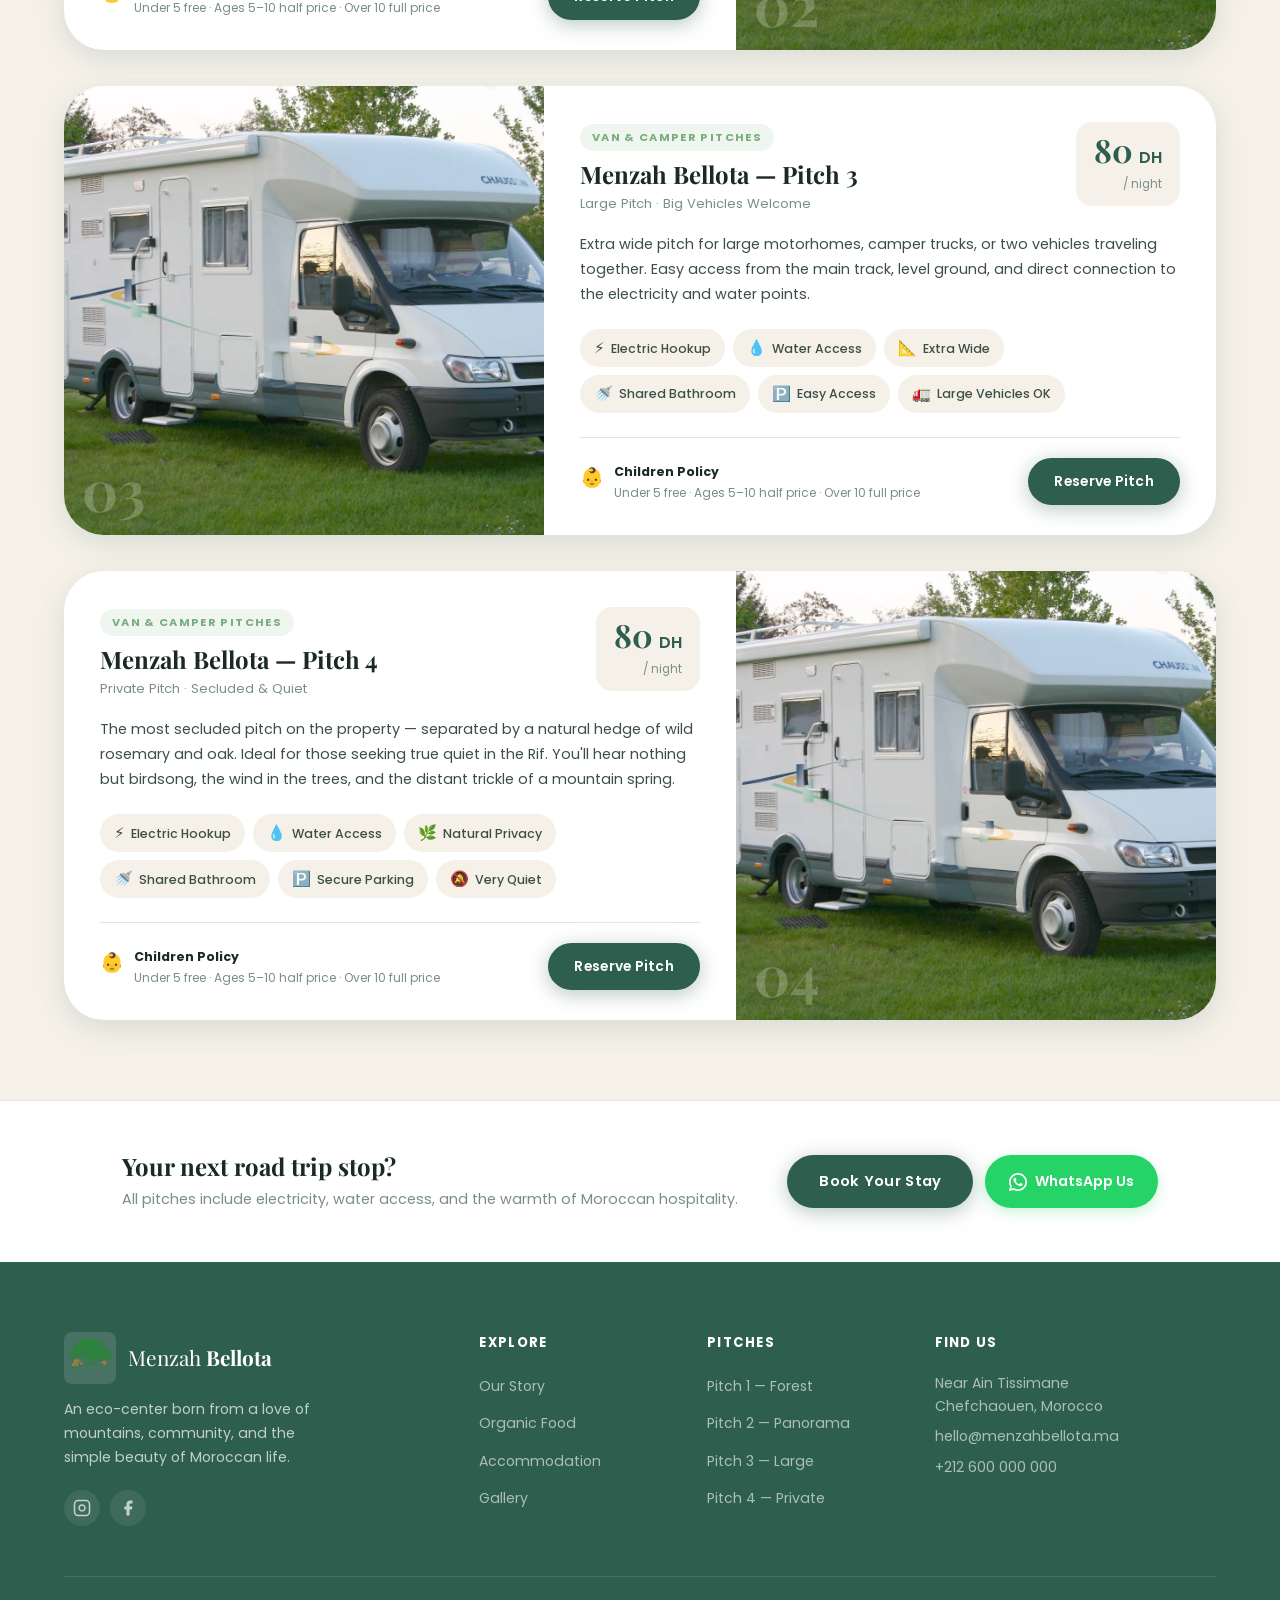
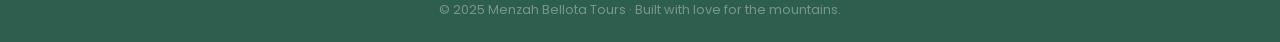
<file: vans.html>
<!DOCTYPE html>
<html lang="en">
<head>
  <meta charset="UTF-8" />
  <meta name="viewport" content="width=device-width, initial-scale=1.0" />
  <title>Van & Camper Pitches — Menzah Bellota Tours</title>
  <link rel="preconnect" href="https://fonts.googleapis.com" />
  <link rel="preconnect" href="https://fonts.gstatic.com" crossorigin />
  <link href="https://fonts.googleapis.com/css2?family=Playfair+Display:ital,wght@0,400;0,600;0,700;1,400&family=Poppins:wght@300;400;500;600&display=swap" rel="stylesheet" />
  <link rel="stylesheet" href="style.css" />
  <link rel="stylesheet" href="rooms.css" />
</head>
<body>

  <!-- ========== NAVBAR ========== -->
  <nav class="navbar scrolled" id="navbar">
    <div class="nav-container">
      <a href="index.html" class="nav-logo">
        <img src="images/logo.webp" alt="Menzah Bellota Logo" class="logo-img" />
        <span class="logo-text">Menzah <strong>Bellota</strong></span>
      </a>
      <ul class="nav-menu" id="navMenu">
        <li><a href="about.html#about-content" class="nav-link">About</a></li>
        <li><a href="food.html#food-content" class="nav-link">Food</a></li>
        <li><a href="stay.html#stay-content" class="nav-link">Stay</a></li>
        <li><a href="gallery.html#gallery-content" class="nav-link">Gallery</a></li>
        <li><a href="reviews.html#reviews-content" class="nav-link">Reviews</a></li>
        <li><a href="contact.html#form" class="nav-link nav-cta">Book Now</a></li>
      </ul>
      <div class="nav-end">
        <button class="nav-toggle" id="navToggle" aria-label="Toggle menu">
          <span></span><span></span><span></span>
        </button>
      </div>
    </div>
  </nav>

  <!-- ========== PAGE HERO ========== -->
  <div class="rooms-hero">
    <div class="rooms-hero-bg"></div>
    <div class="rooms-hero-content">
      <nav class="breadcrumb" aria-label="breadcrumb">
        <a href="index.html">Home</a>
        <span>›</span>
        <a href="index.html#accommodation">Stay</a>
        <span>›</span>
        <span class="current">Van & Camper Pitches</span>
      </nav>
      <h1>Menzah Bellota<br /><em>Van & Camper Pitches</em></h1>
      <p>4 secure pitches for overland travelers — electricity hookups, water access, and the full beauty of the Rif Mountains right outside your door.</p>
      <div class="rooms-hero-tags">
        <span>🚐 Van & Camper</span>
        <span>⚡ Electric Hookup</span>
        <span>💧 Water Access</span>
        <span>🏔️ Mountain Views</span>
      </div>
    </div>
  </div>

  <!-- ========== PRICING NOTICE ========== -->
  <div class="pricing-notice" id="vans-content">
    <div class="pricing-notice-inner">
      <div class="pricing-icon">🎟️</div>
      <div class="pricing-text">
        <strong>80 DH / night per pitch</strong>
        <span>Children under 5 free · Ages 5–10 half price · Over 10 full price</span>
      </div>
      <a href="contact.html#form" class="btn btn-primary">Check Availability</a>
    </div>
  </div>

  <!-- ========== PITCHES LIST ========== -->
  <main class="rooms-main">
    <div class="container">

      <!-- PITCH 1 -->
      <article class="room-card reveal" id="pitch-1">
        <div class="room-img-section">
          <div class="room-img-wrap">
            <img src="images/Van & Camper Pitches.webp" alt="Menzah Bellota – Pitch 1" />
            <div class="room-number">01</div>
          </div>
        </div>
        <div class="room-info-section">
          <div class="room-header">
            <div>
              <span class="room-category">Van & Camper Pitches</span>
              <h2 class="room-title">Menzah Bellota — Pitch 1</h2>
              <p class="room-subtitle">Forest Pitch · Shaded & Peaceful</p>
            </div>
            <div class="room-price-box">
              <span class="price-amount">80</span>
              <span class="price-currency">DH</span>
              <span class="price-per">/ night</span>
            </div>
          </div>
          <p class="room-desc">A shaded pitch nestled beneath the oak trees with easy access to the shared facilities. Perfect for a solo traveler or couple in a van or small camper. The sound of the forest and the smell of the morning fire will wake you gently.</p>
          <div class="room-amenities">
            <div class="amenity"><span>⚡</span><span>Electric Hookup</span></div>
            <div class="amenity"><span>💧</span><span>Water Access</span></div>
            <div class="amenity"><span>🌲</span><span>Forest Shade</span></div>
            <div class="amenity"><span>🚿</span><span>Shared Bathroom</span></div>
            <div class="amenity"><span>🅿️</span><span>Secure Parking</span></div>
            <div class="amenity"><span>🔥</span><span>Campfire Area</span></div>
          </div>
          <div class="room-footer">
            <div class="child-policy">
              <span class="policy-icon">👶</span>
              <div>
                <strong>Children Policy</strong>
                <p>Under 5 free · Ages 5–10 half price · Over 10 full price</p>
              </div>
            </div>
            <a href="book-van.html?pitch=1" class="btn btn-primary room-book-btn">Reserve Pitch</a>
          </div>
        </div>
      </article>

      <!-- PITCH 2 -->
      <article class="room-card room-card-reverse reveal" id="pitch-2">
        <div class="room-img-section">
          <div class="room-img-wrap">
            <img src="images/Van & Camper Pitches.webp" alt="Menzah Bellota – Pitch 2" />
            <div class="room-number">02</div>
          </div>
        </div>
        <div class="room-info-section">
          <div class="room-header">
            <div>
              <span class="room-category">Van & Camper Pitches</span>
              <h2 class="room-title">Menzah Bellota — Pitch 2</h2>
              <p class="room-subtitle">Panorama Pitch · Open Mountain Views</p>
            </div>
            <div class="room-price-box">
              <span class="price-amount">80</span>
              <span class="price-currency">DH</span>
              <span class="price-per">/ night</span>
            </div>
          </div>
          <p class="room-desc">Our most popular pitch for overlanders — positioned at the edge of the clearing with an unobstructed view of the Rif ridgeline. Watch the sunset from your van door with a cup of Moroccan mint tea in hand.</p>
          <div class="room-amenities">
            <div class="amenity"><span>⚡</span><span>Electric Hookup</span></div>
            <div class="amenity"><span>💧</span><span>Water Access</span></div>
            <div class="amenity"><span>🏔️</span><span>Mountain View</span></div>
            <div class="amenity"><span>🚿</span><span>Shared Bathroom</span></div>
            <div class="amenity"><span>🅿️</span><span>Secure Parking</span></div>
            <div class="amenity"><span>🌅</span><span>Sunset View</span></div>
          </div>
          <div class="room-footer">
            <div class="child-policy">
              <span class="policy-icon">👶</span>
              <div>
                <strong>Children Policy</strong>
                <p>Under 5 free · Ages 5–10 half price · Over 10 full price</p>
              </div>
            </div>
            <a href="book-van.html?pitch=2" class="btn btn-primary room-book-btn">Reserve Pitch</a>
          </div>
        </div>
      </article>

      <!-- PITCH 3 -->
      <article class="room-card reveal" id="pitch-3">
        <div class="room-img-section">
          <div class="room-img-wrap">
            <img src="images/Van & Camper Pitches.webp" alt="Menzah Bellota – Pitch 3" />
            <div class="room-number">03</div>
          </div>
        </div>
        <div class="room-info-section">
          <div class="room-header">
            <div>
              <span class="room-category">Van & Camper Pitches</span>
              <h2 class="room-title">Menzah Bellota — Pitch 3</h2>
              <p class="room-subtitle">Large Pitch · Big Vehicles Welcome</p>
            </div>
            <div class="room-price-box">
              <span class="price-amount">80</span>
              <span class="price-currency">DH</span>
              <span class="price-per">/ night</span>
            </div>
          </div>
          <p class="room-desc">Extra wide pitch for large motorhomes, camper trucks, or two vehicles traveling together. Easy access from the main track, level ground, and direct connection to the electricity and water points.</p>
          <div class="room-amenities">
            <div class="amenity"><span>⚡</span><span>Electric Hookup</span></div>
            <div class="amenity"><span>💧</span><span>Water Access</span></div>
            <div class="amenity"><span>📐</span><span>Extra Wide</span></div>
            <div class="amenity"><span>🚿</span><span>Shared Bathroom</span></div>
            <div class="amenity"><span>🅿️</span><span>Easy Access</span></div>
            <div class="amenity"><span>🚛</span><span>Large Vehicles OK</span></div>
          </div>
          <div class="room-footer">
            <div class="child-policy">
              <span class="policy-icon">👶</span>
              <div>
                <strong>Children Policy</strong>
                <p>Under 5 free · Ages 5–10 half price · Over 10 full price</p>
              </div>
            </div>
            <a href="book-van.html?pitch=3" class="btn btn-primary room-book-btn">Reserve Pitch</a>
          </div>
        </div>
      </article>

      <!-- PITCH 4 -->
      <article class="room-card room-card-reverse reveal" id="pitch-4">
        <div class="room-img-section">
          <div class="room-img-wrap">
            <img src="images/Van & Camper Pitches.webp" alt="Menzah Bellota – Pitch 4" />
            <div class="room-number">04</div>
          </div>
        </div>
        <div class="room-info-section">
          <div class="room-header">
            <div>
              <span class="room-category">Van & Camper Pitches</span>
              <h2 class="room-title">Menzah Bellota — Pitch 4</h2>
              <p class="room-subtitle">Private Pitch · Secluded & Quiet</p>
            </div>
            <div class="room-price-box">
              <span class="price-amount">80</span>
              <span class="price-currency">DH</span>
              <span class="price-per">/ night</span>
            </div>
          </div>
          <p class="room-desc">The most secluded pitch on the property — separated by a natural hedge of wild rosemary and oak. Ideal for those seeking true quiet in the Rif. You'll hear nothing but birdsong, the wind in the trees, and the distant trickle of a mountain spring.</p>
          <div class="room-amenities">
            <div class="amenity"><span>⚡</span><span>Electric Hookup</span></div>
            <div class="amenity"><span>💧</span><span>Water Access</span></div>
            <div class="amenity"><span>🌿</span><span>Natural Privacy</span></div>
            <div class="amenity"><span>🚿</span><span>Shared Bathroom</span></div>
            <div class="amenity"><span>🅿️</span><span>Secure Parking</span></div>
            <div class="amenity"><span>🔕</span><span>Very Quiet</span></div>
          </div>
          <div class="room-footer">
            <div class="child-policy">
              <span class="policy-icon">👶</span>
              <div>
                <strong>Children Policy</strong>
                <p>Under 5 free · Ages 5–10 half price · Over 10 full price</p>
              </div>
            </div>
            <a href="book-van.html?pitch=4" class="btn btn-primary room-book-btn">Reserve Pitch</a>
          </div>
        </div>
      </article>

    </div>
  </main>

  <!-- ========== CTA STRIP ========== -->
  <div class="rooms-cta-strip">
    <div class="container">
      <div class="rooms-cta-inner">
        <div>
          <h3>Your next road trip stop?</h3>
          <p>All pitches include electricity, water access, and the warmth of Moroccan hospitality.</p>
        </div>
        <div class="rooms-cta-buttons">
          <a href="contact.html#form" class="btn btn-primary">Book Your Stay</a>
          <a href="https://wa.me/212670826124" class="btn-whatsapp-sm" target="_blank" rel="noopener noreferrer">
            <svg viewBox="0 0 24 24" fill="currentColor" width="18" height="18"><path d="M17.472 14.382c-.297-.149-1.758-.867-2.03-.967-.273-.099-.471-.148-.67.15-.197.297-.767.966-.94 1.164-.173.199-.347.223-.644.075-.297-.15-1.255-.463-2.39-1.475-.883-.788-1.48-1.761-1.653-2.059-.173-.297-.018-.458.13-.606.134-.133.298-.347.446-.52.149-.174.198-.298.298-.497.099-.198.05-.371-.025-.52-.075-.149-.669-1.612-.916-2.207-.242-.579-.487-.5-.669-.51-.173-.008-.371-.01-.57-.01-.198 0-.52.074-.792.372-.272.297-1.04 1.016-1.04 2.479 0 1.462 1.065 2.875 1.213 3.074.149.198 2.096 3.2 5.077 4.487.709.306 1.262.489 1.694.625.712.227 1.36.195 1.871.118.571-.085 1.758-.719 2.006-1.413.248-.694.248-1.289.173-1.413-.074-.124-.272-.198-.57-.347z"/><path d="M12 0C5.373 0 0 5.373 0 12c0 2.104.55 4.078 1.504 5.797L0 24l6.383-1.474A11.947 11.947 0 0012 24c6.627 0 12-5.373 12-12S18.627 0 12 0zm0 21.818a9.805 9.805 0 01-5.028-1.38l-.36-.214-3.733.862.888-3.617-.235-.372A9.772 9.772 0 012.182 12C2.182 6.578 6.578 2.182 12 2.182S21.818 6.578 21.818 12 17.422 21.818 12 21.818z"/></svg>
            WhatsApp Us
          </a>
        </div>
      </div>
    </div>
  </div>

  <!-- ========== FOOTER ========== -->
  <footer class="footer">
    <div class="container">
      <div class="footer-grid">
        <div class="footer-brand">
          <div class="footer-logo">
            <img src="images/logo.webp" alt="Menzah Bellota Tours" class="logo-img" />
            <span>Menzah <strong>Bellota</strong></span>
          </div>
          <p>An eco-center born from a love of mountains, community, and the simple beauty of Moroccan life.</p>
          <div class="social-links">
            <a href="https://www.instagram.com/menzahbellotatours/" target="_blank" rel="noopener noreferrer" aria-label="Instagram">
              <svg viewBox="0 0 24 24" fill="none" stroke="currentColor" stroke-width="2" width="18" height="18"><rect x="2" y="2" width="20" height="20" rx="5"/><path d="M16 11.37A4 4 0 1112.63 8 4 4 0 0116 11.37z"/><line x1="17.5" y1="6.5" x2="17.51" y2="6.5"/></svg>
            </a>
            <a href="https://www.facebook.com/p/Menzah-Bellota-Tours-100054395625561/" target="_blank" rel="noopener noreferrer" aria-label="Facebook">
              <svg viewBox="0 0 24 24" fill="currentColor" width="18" height="18"><path d="M18 2h-3a5 5 0 00-5 5v3H7v4h3v8h4v-8h3l1-4h-4V7a1 1 0 011-1h3z"/></svg>
            </a>
          </div>
        </div>
        <div class="footer-links">
          <h4>Explore</h4>
          <ul>
            <li><a href="index.html#about">Our Story</a></li>
            <li><a href="index.html#food">Organic Food</a></li>
            <li><a href="index.html#accommodation">Accommodation</a></li>
            <li><a href="index.html#gallery">Gallery</a></li>
          </ul>
        </div>
        <div class="footer-links">
          <h4>Pitches</h4>
          <ul>
            <li><a href="#pitch-1">Pitch 1 — Forest</a></li>
            <li><a href="#pitch-2">Pitch 2 — Panorama</a></li>
            <li><a href="#pitch-3">Pitch 3 — Large</a></li>
            <li><a href="#pitch-4">Pitch 4 — Private</a></li>
          </ul>
        </div>
        <div class="footer-contact">
          <h4>Find Us</h4>
          <p>Near Ain Tissimane<br />Chefchaouen, Morocco</p>
          <p><a href="mailto:hello@menzahbellota.ma">hello@menzahbellota.ma</a></p>
          <p><a href="tel:+212600000000">+212 600 000 000</a></p>
        </div>
      </div>
      <div class="footer-bottom">
        <p>© 2025 Menzah Bellota Tours · Built with love for the mountains.</p>
      </div>
    </div>
  </footer>

  <button class="scroll-top" id="scrollTop" aria-label="Scroll to top">
    <svg viewBox="0 0 24 24" fill="none" stroke="currentColor" stroke-width="2.5" width="20" height="20">
      <polyline points="18 15 12 9 6 15"/>
    </svg>
  </button>

  <a href="https://wa.me/212670826124" class="whatsapp-float" target="_blank" rel="noopener noreferrer" aria-label="Chat on WhatsApp">
    <svg viewBox="0 0 24 24" fill="currentColor" width="28" height="28"><path d="M17.472 14.382c-.297-.149-1.758-.867-2.03-.967-.273-.099-.471-.148-.67.15-.197.297-.767.966-.94 1.164-.173.199-.347.223-.644.075-.297-.15-1.255-.463-2.39-1.475-.883-.788-1.48-1.761-1.653-2.059-.173-.297-.018-.458.13-.606.134-.133.298-.347.446-.52.149-.174.198-.298.298-.497.099-.198.05-.371-.025-.52-.075-.149-.669-1.612-.916-2.207-.242-.579-.487-.5-.669-.51-.173-.008-.371-.01-.57-.01-.198 0-.52.074-.792.372-.272.297-1.04 1.016-1.04 2.479 0 1.462 1.065 2.875 1.213 3.074.149.198 2.096 3.2 5.077 4.487.709.306 1.262.489 1.694.625.712.227 1.36.195 1.871.118.571-.085 1.758-.719 2.006-1.413.248-.694.248-1.289.173-1.413-.074-.124-.272-.198-.57-.347z"/><path d="M12 0C5.373 0 0 5.373 0 12c0 2.104.55 4.078 1.504 5.797L0 24l6.383-1.474A11.947 11.947 0 0012 24c6.627 0 12-5.373 12-12S18.627 0 12 0zm0 21.818a9.805 9.805 0 01-5.028-1.38l-.36-.214-3.733.862.888-3.617-.235-.372A9.772 9.772 0 012.182 12C2.182 6.578 6.578 2.182 12 2.182S21.818 6.578 21.818 12 17.422 21.818 12 21.818z"/></svg>
  </a>

  <script src="main.js"></script>

</body>
</html>
</file>
<file: style.css>
/* =========================================
   MENZAH BELLOTA TOURS — Stylesheet
   ========================================= */

/* ---- Reset & Variables ---- */
*, *::before, *::after {
  box-sizing: border-box;
  margin: 0;
  padding: 0;
}

:root {
  --green-dark:   #2E5E4E;
  --green-mid:    #3d7a66;
  --green-light:  #7BAE7F;
  --green-pale:   #d4e8d5;
  --beige:        #F5F1E9;
  --beige-dark:   #EBE5D5;
  --brown:        #8B5E3C;
  --brown-light:  #b07d55;
  --text-dark:    #1a2a23;
  --text-body:    #3d4f45;
  --text-muted:   #7a8f84;
  --white:        #ffffff;
  --shadow-sm:    0 2px 8px rgba(46,94,78,.08);
  --shadow-md:    0 8px 28px rgba(46,94,78,.14);
  --shadow-lg:    0 20px 60px rgba(46,94,78,.18);
  --radius-sm:    8px;
  --radius-md:    16px;
  --radius-lg:    24px;
  --radius-xl:    40px;
  --transition:   0.3s ease;
  --font-serif:   'Playfair Display', Georgia, serif;
  --font-sans:    'Poppins', system-ui, sans-serif;
  --wa-green:     #25D366;
  --wa-green-hover: #1ebe5d;
}

html {
  scroll-behavior: smooth;
  font-size: 16px;
  overflow-x: hidden;
  width: 100%;
}

body {
  font-family: var(--font-sans);
  color: var(--text-body);
  background-color: var(--white);
  line-height: 1.7;
  overflow-x: hidden;
  width: 100%;
  max-width: 100%;
}

img {
  display: block;
  max-width: 100%;
  height: auto;
}

a {
  text-decoration: none;
  color: inherit;
}

ul { list-style: none; }

/* ---- Typography ---- */
h1, h2, h3 { font-family: var(--font-serif); color: var(--text-dark); line-height: 1.25; }
h1 { font-size: clamp(2.2rem, 5vw, 3.8rem); }
h2 { font-size: clamp(1.8rem, 3.5vw, 2.8rem); }
h3 { font-size: 1.25rem; }

.section-tag {
  display: inline-block;
  font-family: var(--font-sans);
  font-size: 0.75rem;
  font-weight: 600;
  letter-spacing: 0.12em;
  text-transform: uppercase;
  color: var(--green-light);
  background: rgba(123,174,127,.12);
  padding: 6px 14px;
  border-radius: 50px;
  margin-bottom: 1rem;
}

.section-title { margin-bottom: 1.2rem; }
.section-subtitle {
  font-size: 1.05rem;
  color: var(--text-muted);
  max-width: 640px;
  margin: 0 auto;
}

.section-header {
  text-align: center;
  margin-bottom: 3.5rem;
}

/* ---- Layout ---- */
.container {
  width: 90%;
  max-width: 1200px;
  margin: 0 auto;
}

.section {
  padding: 100px 0;
  position: relative;
}

/* ---- Buttons ---- */
.btn {
  display: inline-flex;
  align-items: center;
  gap: 8px;
  padding: 14px 32px;
  border-radius: 50px;
  font-family: var(--font-sans);
  font-size: 0.92rem;
  font-weight: 600;
  letter-spacing: 0.02em;
  cursor: pointer;
  border: none;
  transition: all var(--transition);
  white-space: nowrap;
}

.btn-primary {
  background: var(--green-dark);
  color: var(--white);
  box-shadow: 0 4px 20px rgba(46,94,78,.35);
}
.btn-primary:hover {
  background: var(--green-mid);
  transform: translateY(-2px);
  box-shadow: 0 8px 28px rgba(46,94,78,.4);
}

.btn-ghost {
  background: rgba(255,255,255,.15);
  color: var(--white);
  border: 2px solid rgba(255,255,255,.6);
  backdrop-filter: blur(8px);
}
.btn-ghost:hover {
  background: rgba(255,255,255,.25);
  border-color: var(--white);
  transform: translateY(-2px);
}

.btn-outline {
  background: transparent;
  color: var(--green-dark);
  border: 2px solid var(--green-dark);
}
.btn-outline:hover {
  background: var(--green-dark);
  color: var(--white);
  transform: translateY(-2px);
}

.btn-full { width: 100%; justify-content: center; }

/* ---- Animations ---- */
.fade-in {
  animation: fadeInUp 1s ease both;
}

@keyframes fadeInUp {
  from { opacity: 0; }
  to   { opacity: 1; }
}

.reveal {
  opacity: 0;
  transform: translateY(35px);
  transition: opacity 0.7s ease, transform 0.7s ease;
}
.reveal.visible {
  opacity: 1;
  transform: translateY(0);
}
.reveal-right {
  transform: translateX(35px);
}
.reveal-right.visible {
  transform: translateX(0);
}

/* =========================================
   NAVBAR
   ========================================= */
.navbar {
  position: fixed !important;
  top: 0 !important;
  left: 0 !important;
  width: 100% !important;
  height: 70px;
  z-index: 9999 !important;
  display: flex;
  align-items: center;
  padding: 0;
  /* GPU compositing layer — prevents iOS Safari from unpinning the fixed
     navbar during momentum scroll. nav-menu has no position:fixed children
     so the new stacking context this creates is safe. */
  -webkit-transform: translate3d(0, 0, 0);
  transform: translate3d(0, 0, 0);
  will-change: transform;
  -webkit-backface-visibility: hidden;
  backface-visibility: hidden;
  transition: background var(--transition), box-shadow var(--transition);
}

.navbar.scrolled {
  background: rgba(245,241,233,.99);
  box-shadow: var(--shadow-sm);
}

.nav-container {
  width: 90%;
  max-width: 1200px;
  margin: 0 auto;
  display: flex;
  align-items: center;
  justify-content: space-between;
}

.nav-logo {
  display: flex;
  align-items: center;
  gap: 10px;
  font-family: var(--font-serif);
  font-size: 1.35rem;
  color: var(--white);
  transition: color var(--transition);
}

.navbar.scrolled .nav-logo { color: var(--green-dark); }

.logo-img {
  height: 44px;
  width: auto;
  border-radius: var(--radius-sm);
  background: var(--white);
  padding: 3px;
  object-fit: contain;
  transition: transform var(--transition);
  flex-shrink: 0;
}
.nav-logo:hover .logo-img { transform: scale(1.06); }

.logo-text strong { font-weight: 700; }

.nav-menu {
  display: flex;
  align-items: center;
  gap: 2rem;
}

.nav-link {
  font-size: 0.88rem;
  font-weight: 500;
  color: rgba(255,255,255,.9);
  letter-spacing: 0.03em;
  transition: color var(--transition);
  position: relative;
}

.nav-link::after {
  content: '';
  position: absolute;
  bottom: -4px; left: 0;
  width: 0; height: 2px;
  background: var(--green-light);
  transition: width var(--transition);
  border-radius: 2px;
}

.nav-link:hover::after { width: 100%; }
.nav-link.active::after { width: 100%; }
.navbar.scrolled .nav-link { color: var(--text-body); }
.navbar.scrolled .nav-link:hover { color: var(--green-dark); }
.navbar.scrolled .nav-link.active { color: var(--green-dark); font-weight: 600; }

.nav-link.nav-cta {
  background: var(--white);
  color: var(--green-dark) !important;
  padding: 9px 22px;
  border-radius: 50px;
  font-weight: 600;
  box-shadow: var(--shadow-sm);
  white-space: nowrap;
}
.nav-link.nav-cta::after { display: none; }
.nav-link.nav-cta:hover {
  background: var(--green-dark);
  color: var(--white) !important;
  transform: translateY(-1px);
}
.navbar.scrolled .nav-link.nav-cta {
  background: var(--green-dark);
  color: var(--white) !important;
}

.nav-toggle {
  display: none;
  flex-direction: column;
  gap: 5px;
  background: none;
  border: none;
  cursor: pointer;
  padding: 4px;
}
.nav-toggle span {
  display: block;
  width: 24px; height: 2px;
  background: var(--white);
  border-radius: 2px;
  transition: all var(--transition);
}
.navbar.scrolled .nav-toggle span { background: var(--green-dark); }
.nav-toggle.open span:nth-child(1) { transform: translateY(7px) rotate(45deg); }
.nav-toggle.open span:nth-child(2) { opacity: 0; }
.nav-toggle.open span:nth-child(3) { transform: translateY(-7px) rotate(-45deg); }

/* =========================================
   HERO
   ========================================= */
.hero {
  min-height: 100vh;
  min-height: 100svh; /* mobile: excludes browser chrome so no white gap at bottom */
  display: flex;
  flex-direction: column;
  justify-content: center;
  align-items: center;
  text-align: center;
  position: relative;
  background:
    linear-gradient(to bottom, rgba(10,30,20,.45) 0%, rgba(10,30,20,.6) 100%),
    url('images/hero2.png') center/cover no-repeat;
  padding: 120px 20px 60px;
}

.hero-overlay {
  position: absolute; inset: 0;
  background: radial-gradient(ellipse at center bottom, rgba(46,94,78,.25) 0%, transparent 70%);
  pointer-events: none;
}

.hero-content {
  position: relative;
  z-index: 2;
  max-width: 860px;
  animation-delay: 0.2s;
}

.hero-tag {
  display: inline-block;
  font-size: 0.75rem;
  font-weight: 600;
  letter-spacing: 0.15em;
  text-transform: uppercase;
  color: var(--green-pale);
  border: 1px solid rgba(123,174,127,.5);
  padding: 7px 18px;
  border-radius: 50px;
  margin-bottom: 1.5rem;
  backdrop-filter: blur(8px);
  background: rgba(46,94,78,.2);
}

.hero-title {
  color: var(--white);
  font-size: clamp(2.4rem, 5.5vw, 4.2rem);
  line-height: 1.18;
  margin-bottom: 1.5rem;
  text-shadow: 0 2px 20px rgba(0,0,0,.25);
}
.hero-title em {
  color: var(--green-pale);
  font-style: italic;
}

.hero-subtitle {
  font-size: clamp(1rem, 2vw, 1.15rem);
  color: rgba(255,255,255,.88);
  max-width: 600px;
  margin: 0 auto 2.5rem;
  font-weight: 300;
  line-height: 1.8;
}

.hero-buttons {
  display: flex;
  gap: 1rem;
  justify-content: center;
  flex-wrap: wrap;
}

.hero-scroll-hint {
  position: absolute;
  bottom: 36px; left: 50%;
  transform: translateX(-50%);
  display: flex;
  flex-direction: column;
  align-items: center;
  gap: 8px;
  color: rgba(255,255,255,.7);
  font-size: 0.72rem;
  letter-spacing: 0.1em;
  text-transform: uppercase;
  z-index: 2;
  animation: bounce 2s infinite;
}

.scroll-arrow {
  width: 20px; height: 20px;
  border-right: 2px solid rgba(255,255,255,.7);
  border-bottom: 2px solid rgba(255,255,255,.7);
  transform: rotate(45deg);
  margin-top: -6px;
}

@keyframes bounce {
  0%, 100% { transform: translateX(-50%) translateY(0); }
  50%       { transform: translateX(-50%) translateY(8px); }
}

/* =========================================
   HIGHLIGHTS BAR
   ========================================= */
.highlights-bar {
  background: var(--green-dark);
  display: flex;
  justify-content: center;
  flex-wrap: wrap;
  gap: 0;
  width: 100%;
  max-width: 100%;
  overflow: hidden;
}

.highlight-item {
  display: flex;
  align-items: center;
  gap: 10px;
  padding: 18px 36px;
  font-size: 0.88rem;
  font-weight: 500;
  color: rgba(255,255,255,.9);
  border-right: 1px solid rgba(255,255,255,.12);
  flex: 1;
  justify-content: center;
  min-width: 180px;
}

.highlight-item:last-child { border-right: none; }
.highlight-icon { font-size: 1.2rem; }

/* =========================================
   ABOUT
   ========================================= */
.about { background: var(--beige); }

.about-grid {
  display: grid;
  grid-template-columns: 1fr 1fr;
  gap: 80px;
  align-items: stretch;
}

.about-images {
  display: flex;
  flex-direction: column;
}

.img-stack {
  position: relative;
  flex: 1;
  width: 100%;
  height: 100%;
  overflow: hidden;
  border-radius: 20px;
}

.img-main {
  border-radius: 20px;
  width: 100%;
  height: 100%;
  object-fit: cover;
  display: block;
  box-shadow: var(--shadow-lg);
}

.about-text { padding-left: 10px; }

.about-lead {
  font-family: var(--font-serif);
  font-size: 1.2rem;
  color: var(--green-dark);
  margin-bottom: 1.2rem;
  line-height: 1.7;
}

.about-text p {
  color: var(--text-body);
  margin-bottom: 2rem;
  font-size: 0.97rem;
}

.about-values {
  display: flex;
  flex-direction: column;
  gap: 1rem;
}

.value-card {
  display: flex;
  align-items: flex-start;
  gap: 14px;
  background: var(--white);
  border-radius: var(--radius-sm);
  padding: 14px 18px;
  box-shadow: var(--shadow-sm);
  border-left: 3px solid var(--green-light);
}

.value-card span { font-size: 1.4rem; margin-top: 2px; flex-shrink: 0; }
.value-card strong { display: block; color: var(--text-dark); font-size: 0.92rem; margin-bottom: 2px; }
.value-card p { font-size: 0.82rem; color: var(--text-muted); margin: 0; }

/* =========================================
   FOOD
   ========================================= */
.food {
  background: var(--white);
  overflow: hidden;
  position: relative;
}

.food-bg-shape {
  position: absolute;
  top: -80px; right: -80px;
  width: 500px; height: 500px;
  max-width: 80vw;
  max-height: 80vw;
  border-radius: 50%;
  background: radial-gradient(circle, rgba(123,174,127,.08) 0%, transparent 70%);
  pointer-events: none;
  overflow: hidden;
}

.food-grid {
  display: grid;
  grid-template-columns: repeat(3, 1fr);
  gap: 28px;
  margin-bottom: 3rem;
}

.food-card {
  border-radius: var(--radius-md);
  overflow: hidden;
  background: var(--white);
  box-shadow: var(--shadow-md);
  transition: transform var(--transition), box-shadow var(--transition);
}

.food-card:hover {
  transform: translateY(-8px);
  box-shadow: var(--shadow-lg);
}

.food-img-wrap {
  position: relative;
  overflow: hidden;
  aspect-ratio: 4/3;
}

.food-img-wrap img {
  width: 100%; height: 100%;
  object-fit: cover;
  transition: transform 0.5s ease;
}
.food-card:hover .food-img-wrap img { transform: scale(1.06); }

.food-badge {
  position: absolute;
  top: 14px; left: 14px;
  background: var(--green-dark);
  color: var(--white);
  font-size: 0.7rem;
  font-weight: 600;
  letter-spacing: 0.06em;
  padding: 5px 12px;
  border-radius: 50px;
}

.food-card-body {
  padding: 22px;
}

.food-card-body h3 {
  font-size: 1.1rem;
  margin-bottom: 8px;
  color: var(--text-dark);
}

.food-card-body p {
  font-size: 0.88rem;
  color: var(--text-muted);
  line-height: 1.65;
}

.food-promise {
  display: flex;
  justify-content: center;
  flex-wrap: wrap;
  gap: 1rem;
  padding: 28px;
  background: var(--beige);
  border-radius: var(--radius-md);
}

.promise-item {
  display: flex;
  align-items: center;
  gap: 8px;
  font-size: 0.88rem;
  font-weight: 500;
  color: var(--green-dark);
  padding: 8px 18px;
}

.promise-item span { font-size: 1.2rem; }

/* =========================================
   ACCOMMODATION
   ========================================= */
.accommodation { background: var(--beige); }

.stay-grid {
  display: grid;
  grid-template-columns: 1fr 1fr;
  gap: 28px;
  align-items: start;
}

.stay-card {
  border-radius: var(--radius-lg);
  overflow: hidden;
  background: var(--white);
  box-shadow: var(--shadow-md);
  position: relative;
  transition: transform var(--transition), box-shadow var(--transition);
}
.stay-card:hover {
  transform: translateY(-6px);
  box-shadow: var(--shadow-lg);
}

.stay-card.featured {
  border: 2px solid var(--green-light);
}

.stay-badge {
  position: absolute;
  top: 18px; right: 18px;
  background: var(--brown);
  color: var(--white);
  font-size: 0.72rem;
  font-weight: 700;
  letter-spacing: 0.06em;
  text-transform: uppercase;
  padding: 6px 14px;
  border-radius: 50px;
  z-index: 2;
}

.stay-img-wrap {
  aspect-ratio: 16/9;
  overflow: hidden;
}
.stay-img-wrap img {
  width: 100%; height: 100%;
  object-fit: cover;
  transition: transform 0.5s ease;
}
.stay-card:hover .stay-img-wrap img { transform: scale(1.04); }

.stay-content { padding: 28px; }

.stay-icon {
  font-size: 2rem;
  margin-bottom: 14px;
  display: block;
}

.stay-content h3 {
  font-size: 1.5rem;
  margin-bottom: 12px;
}

.stay-content > p {
  font-size: 0.92rem;
  color: var(--text-muted);
  margin-bottom: 20px;
  line-height: 1.7;
}

.stay-features {
  display: flex;
  flex-direction: column;
  gap: 7px;
  margin-bottom: 24px;
}

.stay-features li {
  font-size: 0.88rem;
  color: var(--text-body);
  display: flex;
  align-items: center;
  gap: 8px;
}

/* ---- New Stay Cards (3-column) ---- */
.stay-cards-grid {
  display: grid;
  grid-template-columns: repeat(3, 1fr);
  gap: 28px;
}

.stay-new-card {
  background: var(--white);
  border-radius: var(--radius-lg);
  overflow: hidden;
  box-shadow: var(--shadow-md);
  transition: transform var(--transition), box-shadow var(--transition);
  display: flex;
  flex-direction: column;
}
.stay-new-card:hover {
  transform: translateY(-8px);
  box-shadow: var(--shadow-lg);
}

.stay-new-img-wrap {
  position: relative;
  aspect-ratio: 4/3;
  overflow: hidden;
}
.stay-new-img-wrap img {
  width: 100%; height: 100%;
  object-fit: cover;
  transition: transform 0.5s ease;
  display: block;
}
.stay-new-card:hover .stay-new-img-wrap img { transform: scale(1.05); }

.stay-new-badge {
  position: absolute;
  top: 14px; left: 14px;
  background: var(--white);
  color: var(--green-dark);
  font-size: 0.68rem;
  font-weight: 700;
  letter-spacing: 0.1em;
  text-transform: uppercase;
  padding: 5px 13px;
  border-radius: 50px;
  box-shadow: var(--shadow-sm);
}

.badge-featured {
  background: var(--green-dark);
  color: var(--white);
}

.stay-new-body {
  padding: 24px 26px 28px;
  display: flex;
  flex-direction: column;
  flex: 1;
}

.stay-new-meta {
  display: flex;
  justify-content: space-between;
  align-items: center;
  margin-bottom: 12px;
}

.stay-new-type {
  font-size: 0.72rem;
  font-weight: 700;
  letter-spacing: 0.1em;
  text-transform: uppercase;
  color: var(--green-dark);
}

.stay-new-price {
  font-size: 0.72rem;
  font-weight: 700;
  letter-spacing: 0.08em;
  text-transform: uppercase;
  color: var(--green-light);
}

.stay-new-title {
  font-family: var(--font-serif);
  font-size: 1.35rem;
  font-weight: 700;
  color: var(--text-dark);
  margin-bottom: 10px;
  line-height: 1.3;
}

.stay-new-desc {
  font-size: 0.88rem;
  color: var(--text-muted);
  line-height: 1.7;
  margin-bottom: 20px;
  flex: 1;
}

.stay-new-link {
  display: inline-flex;
  align-items: center;
  gap: 6px;
  font-size: 0.9rem;
  font-weight: 700;
  color: var(--text-dark);
  border-bottom: 2px solid var(--green-dark);
  padding-bottom: 3px;
  width: fit-content;
  transition: color var(--transition), border-color var(--transition), gap var(--transition);
}
.stay-new-link:hover {
  color: var(--green-dark);
  gap: 10px;
}
.stay-new-link span { font-size: 1rem; }

/* =========================================
   EXPERIENCE STRIP
   ========================================= */
.experience-strip {
  background: var(--green-dark);
  display: flex;
  justify-content: center;
  align-items: center;
  flex-wrap: wrap;
  padding: 40px 20px;
  gap: 0;
  width: 100%;
  max-width: 100%;
  overflow: hidden;
}

.exp-item {
  display: flex;
  flex-direction: column;
  align-items: center;
  gap: 4px;
  padding: 0 50px;
  text-align: center;
}

.exp-item strong {
  font-family: var(--font-serif);
  font-size: 2.2rem;
  color: var(--white);
  line-height: 1;
}

.exp-item span {
  font-size: 0.8rem;
  color: rgba(255,255,255,.65);
  font-weight: 400;
}

.exp-divider {
  width: 1px;
  height: 48px;
  background: rgba(255,255,255,.15);
  flex-shrink: 0;
}

/* =========================================
   GALLERY
   ========================================= */
.gallery { background: var(--white); }

.gallery-grid {
  display: grid;
  grid-template-columns: repeat(3, 1fr);
  grid-template-rows: auto auto;
  gap: 16px;
}

.gallery-item {
  position: relative;
  overflow: hidden;
  border-radius: var(--radius-md);
  cursor: pointer;
}

.gallery-item img {
  width: 100%; height: 100%;
  object-fit: cover;
  aspect-ratio: 4/3;
  transition: transform 0.5s ease;
  display: block;
}

.gallery-item.tall img { aspect-ratio: 3/4; }
.gallery-item.wide { grid-column: span 2; }
.gallery-item.wide img { aspect-ratio: 16/7; }

.gallery-item:hover img { transform: scale(1.06); }

.gallery-overlay {
  position: absolute; inset: 0;
  background: linear-gradient(to top, rgba(10,30,20,.7) 0%, transparent 60%);
  display: flex;
  align-items: flex-end;
  padding: 20px;
  opacity: 0;
  transition: opacity var(--transition);
}

.gallery-item:hover .gallery-overlay { opacity: 1; }

.gallery-overlay span {
  color: var(--white);
  font-size: 0.88rem;
  font-weight: 600;
  letter-spacing: 0.04em;
}

/* =========================================
   TESTIMONIALS
   ========================================= */
.testimonials { background: var(--beige); }

.testimonials-grid {
  display: grid;
  grid-template-columns: repeat(3, 1fr);
  gap: 24px;
}

.testimonial-card {
  background: var(--white);
  border-radius: var(--radius-md);
  padding: 28px;
  box-shadow: var(--shadow-sm);
  transition: transform var(--transition), box-shadow var(--transition);
}
.testimonial-card:hover {
  transform: translateY(-4px);
  box-shadow: var(--shadow-md);
}

.stars {
  color: #f5b942;
  font-size: 1.1rem;
  margin-bottom: 14px;
  letter-spacing: 2px;
}

.testimonial-card > p {
  font-size: 0.92rem;
  color: var(--text-body);
  line-height: 1.75;
  font-style: italic;
  margin-bottom: 20px;
}

.testimonial-author {
  display: flex;
  align-items: center;
  gap: 12px;
}

.author-avatar {
  width: 40px; height: 40px;
  border-radius: 50%;
  background: var(--green-dark);
  color: var(--white);
  display: flex;
  align-items: center;
  justify-content: center;
  font-weight: 700;
  font-size: 1rem;
  flex-shrink: 0;
}

.testimonial-author strong {
  display: block;
  font-size: 0.88rem;
  color: var(--text-dark);
}
.testimonial-author span {
  font-size: 0.78rem;
  color: var(--text-muted);
}

/* =========================================
   FAQ
   ========================================= */
.faq { background: var(--beige); }

.faq-list {
  max-width: 780px;
  margin: 0 auto;
  display: flex;
  flex-direction: column;
  gap: 14px;
}

.faq-item {
  background: var(--white);
  border-radius: var(--radius-md);
  box-shadow: 0 2px 12px rgba(46,94,78,.08);
  overflow: hidden;
  transition: box-shadow var(--transition);
}
.faq-item:hover { box-shadow: 0 6px 24px rgba(46,94,78,.13); }
.faq-item.open   { box-shadow: 0 6px 28px rgba(46,94,78,.16); }

.faq-question {
  width: 100%;
  display: flex;
  align-items: center;
  justify-content: space-between;
  gap: 16px;
  padding: 22px 28px;
  background: none;
  border: none;
  cursor: pointer;
  text-align: left;
  font-family: var(--font-sans);
  font-size: 1rem;
  font-weight: 600;
  color: var(--green-dark);
  transition: color var(--transition);
}
.faq-question:hover { color: var(--green-mid); }

.faq-icon {
  flex-shrink: 0;
  color: var(--green-mid);
  transition: transform 0.35s ease;
}
.faq-item.open .faq-icon { transform: rotate(180deg); }

.faq-answer {
  max-height: 0;
  overflow: hidden;
  transition: max-height 0.38s ease, padding 0.38s ease;
  padding: 0 28px;
}
.faq-item.open .faq-answer {
  max-height: 200px;
  padding: 0 28px 22px;
}
.faq-answer p {
  font-size: 0.93rem;
  color: var(--text-muted);
  line-height: 1.75;
  margin: 0;
  border-top: 1px solid var(--beige-dark);
  padding-top: 16px;
}
.faq-answer strong { color: var(--green-dark); }

/* =========================================
   CONTACT
   ========================================= */
.contact { background: var(--white); }

.contact-grid {
  display: grid;
  grid-template-columns: 1.1fr 0.9fr;
  gap: 60px;
  align-items: start;
}

.contact-form-wrap { position: relative; }

.contact-form {
  background: var(--beige);
  border-radius: var(--radius-lg);
  padding: 40px;
  box-shadow: var(--shadow-md);
}

.form-success {
  display: none;
  text-align: center;
  padding: 60px 40px;
  background: var(--beige);
  border-radius: var(--radius-lg);
  box-shadow: var(--shadow-md);
}

.form-success span { font-size: 3rem; display: block; margin-bottom: 16px; }
.form-success h3 { font-size: 1.6rem; margin-bottom: 10px; color: var(--green-dark); }
.form-success p { color: var(--text-muted); font-size: 0.95rem; }

.form-row {
  display: grid;
  grid-template-columns: 1fr 1fr;
  gap: 16px;
}

.form-group {
  display: flex;
  flex-direction: column;
  gap: 7px;
  margin-bottom: 18px;
}

.form-group label {
  font-size: 0.82rem;
  font-weight: 600;
  color: var(--text-dark);
  letter-spacing: 0.02em;
}

.form-group input,
.form-group textarea,
.form-group select {
  padding: 13px 16px;
  border: 2px solid transparent;
  background: var(--white);
  border-radius: var(--radius-sm);
  font-family: var(--font-sans);
  font-size: 0.9rem;
  color: var(--text-dark);
  transition: border-color var(--transition), box-shadow var(--transition);
  outline: none;
  appearance: none;
}

.form-group select {
  background-image: url("data:image/svg+xml,%3Csvg xmlns='http://www.w3.org/2000/svg' viewBox='0 0 24 24' fill='none' stroke='%237a8f84' stroke-width='2'%3E%3Cpolyline points='6 9 12 15 18 9'/%3E%3C/svg%3E");
  background-repeat: no-repeat;
  background-position: right 14px center;
  background-size: 18px;
  padding-right: 44px;
  cursor: pointer;
}

.form-group input:focus,
.form-group textarea:focus,
.form-group select:focus {
  border-color: var(--green-light);
  box-shadow: 0 0 0 4px rgba(123,174,127,.15);
}

.form-group textarea { resize: vertical; }

.form-note {
  text-align: center;
  font-size: 0.78rem;
  color: var(--text-muted);
  margin-top: 12px;
}

.contact-card {
  background: var(--beige);
  border-radius: var(--radius-lg);
  padding: 32px;
  margin-bottom: 24px;
  box-shadow: var(--shadow-sm);
}

.contact-card h3 {
  font-size: 1.3rem;
  margin-bottom: 22px;
  color: var(--text-dark);
}

.contact-detail {
  display: flex;
  align-items: flex-start;
  gap: 14px;
  margin-bottom: 18px;
  padding-bottom: 18px;
  border-bottom: 1px solid var(--beige-dark);
}
.contact-detail:last-of-type {
  border-bottom: none;
  margin-bottom: 22px;
}

.contact-icon { font-size: 1.3rem; flex-shrink: 0; margin-top: 2px; }

.contact-detail strong {
  display: block;
  font-size: 0.82rem;
  font-weight: 600;
  color: var(--text-dark);
  margin-bottom: 3px;
}

.contact-detail p {
  font-size: 0.88rem;
  color: var(--text-muted);
  line-height: 1.5;
}

.btn-whatsapp {
  display: flex;
  align-items: center;
  justify-content: center;
  gap: 10px;
  width: 100%;
  padding: 14px;
  background: #25D366;
  color: var(--white);
  border-radius: var(--radius-sm);
  font-weight: 600;
  font-size: 0.92rem;
  transition: all var(--transition);
  box-shadow: 0 4px 16px rgba(37,211,102,.3);
}
.btn-whatsapp:hover {
  background: #1ebe5d;
  transform: translateY(-2px);
  box-shadow: 0 8px 24px rgba(37,211,102,.35);
}

.map-wrap {
  border-radius: var(--radius-md);
  overflow: hidden;
  box-shadow: var(--shadow-sm);
}

.map-wrap iframe { display: block; }

/* =========================================
   FOOTER
   ========================================= */
.footer {
  background: #2e5e4e;
  color: rgba(255,255,255,.7);
  padding: 70px 0 0;
}

.footer-grid {
  display: grid;
  grid-template-columns: 2fr 1fr 1fr 1.5fr;
  gap: 40px;
  padding-bottom: 50px;
  border-bottom: 1px solid rgba(255,255,255,.1);
}

.footer-logo {
  display: flex;
  align-items: center;
  gap: 12px;
  font-family: var(--font-serif);
  font-size: 1.3rem;
  color: var(--white);
  margin-bottom: 14px;
}

.footer-logo strong { font-weight: 700; }
.footer-logo .logo-img {
  height: 52px;
  border-radius: var(--radius-sm);
  background: rgba(255,255,255,.12);
  padding: 4px;
}

.footer-brand p {
  font-size: 0.88rem;
  line-height: 1.7;
  max-width: 280px;
  margin-bottom: 20px;
}

.social-links {
  display: flex;
  gap: 10px;
}

.social-links a {
  display: flex;
  align-items: center;
  justify-content: center;
  width: 36px; height: 36px;
  border-radius: 50%;
  background: rgba(255,255,255,.08);
  color: rgba(255,255,255,.7);
  transition: all var(--transition);
}
.social-links a:hover {
  background: var(--green-light);
  color: var(--white);
  transform: translateY(-2px);
}

.footer-links h4,
.footer-contact h4 {
  font-family: var(--font-sans);
  font-size: 0.82rem;
  font-weight: 700;
  letter-spacing: 0.1em;
  text-transform: uppercase;
  color: var(--white);
  margin-bottom: 18px;
}

.footer-links ul {
  display: flex;
  flex-direction: column;
  gap: 10px;
}

.footer-links li a {
  font-size: 0.88rem;
  color: rgba(255,255,255,.6);
  transition: color var(--transition);
}
.footer-links li a:hover { color: var(--green-light); }

.footer-contact p {
  font-size: 0.88rem;
  margin-bottom: 8px;
  line-height: 1.6;
  color: rgba(255,255,255,.6);
}

.footer-contact a {
  color: rgba(255,255,255,.6);
  transition: color var(--transition);
}
.footer-contact a:hover { color: var(--green-light); }

.footer-bottom {
  text-align: center;
  padding: 22px 0;
  font-size: 0.8rem;
  color: rgba(255,255,255,.35);
}

/* =========================================
   SCROLL TO TOP BUTTON
   ========================================= */
.scroll-top {
  position: fixed;
  bottom: 100px;
  right: 28px;
  width: 46px;
  height: 46px;
  border-radius: 50%;
  background: var(--white);
  color: var(--green-dark);
  border: 2px solid var(--green-dark);
  display: flex;
  align-items: center;
  justify-content: center;
  cursor: pointer;
  z-index: 998;
  box-shadow: var(--shadow-md);
  opacity: 0;
  transform: translateY(16px);
  pointer-events: none;
  transition: opacity 0.3s ease, transform 0.3s ease, background 0.2s ease;
}

.scroll-top.visible {
  opacity: 1;
  transform: translateY(0);
  pointer-events: auto;
}

.scroll-top:hover {
  background: var(--green-dark);
  color: var(--white);
  transform: translateY(-3px);
}

/* =========================================
   WHATSAPP FLOATING BUTTON
   ========================================= */
.whatsapp-float {
  position: fixed;
  bottom: 28px; right: 28px;
  width: 58px; height: 58px;
  border-radius: 50%;
  background: #25D366;
  color: var(--white);
  display: flex;
  align-items: center;
  justify-content: center;
  box-shadow: 0 4px 20px rgba(37,211,102,.5);
  z-index: 999;
  transition: all var(--transition);
  animation: pulse-wa 3s infinite;
}

.whatsapp-float:hover {
  background: #1ebe5d;
  transform: scale(1.1);
  box-shadow: 0 8px 28px rgba(37,211,102,.6);
  animation: none;
}

@keyframes pulse-wa {
  0%, 100% { box-shadow: 0 4px 20px rgba(37,211,102,.5); }
  50%       { box-shadow: 0 4px 36px rgba(37,211,102,.75); }
}

/* =========================================
   RESPONSIVE
   ========================================= */
@media (max-width: 1024px) {
  .about-grid { gap: 50px; }
  .contact-grid { gap: 36px; }
  .footer-grid { grid-template-columns: 1fr 1fr; gap: 32px; }
}

@media (max-width: 900px) {
  .section { padding: 70px 0; }
  .about-grid { grid-template-columns: 1fr; gap: 48px; }
  .about-images { order: -1; max-width: 560px; margin: 0 auto; height: auto; }
  .img-stack { height: auto; min-height: 320px; }
  .img-main { min-height: 320px; }
  .food-grid { grid-template-columns: 1fr 1fr; }
  .food-grid .food-card:last-child { grid-column: span 2; }
  .stay-grid { grid-template-columns: 1fr; max-width: 540px; margin: 0 auto; }
  .stay-cards-grid { grid-template-columns: repeat(2, 1fr); }
  .stay-cards-grid .stay-new-card:last-child { grid-column: span 2; max-width: 460px; margin: 0 auto; width: 100%; }
  .testimonials-grid { grid-template-columns: 1fr 1fr; }
  .testimonials-grid .testimonial-card:last-child { grid-column: span 2; }
  .gallery-grid { grid-template-columns: repeat(2, 1fr); }
  .gallery-item.tall { grid-row: span 1; }
  .gallery-item.wide { grid-column: span 2; }
  .contact-grid { grid-template-columns: 1fr; }
  .footer-grid { grid-template-columns: 1fr 1fr; }
}

/* ---- Nav overlay backdrop (mobile) — sits behind the menu panel ---- */
.nav-overlay {
  display: none;
}

/* ---- Mobile Nav: always visible from 768px and below ---- */
@media (max-width: 768px) {
  .nav-toggle { display: flex; }

  /* Always-visible navbar on mobile — solid dark background.
     GPU compositing transform is already set in base .navbar above. */
  .navbar {
    background: #0d1f15 !important;
    z-index: 10001 !important;
  }
  .navbar.scrolled {
    background: #f5f1e9 !important;
    box-shadow: 0 2px 12px rgba(0,0,0,.12);
  }
  /* Update text/icon colors for scrolled light background */
  .navbar.scrolled .nav-logo,
  .navbar.scrolled .logo-text { color: #1a2a23; }
  .navbar.scrolled .nav-toggle span { background: #1a2a23; }

  /* nav-end must stack above nav-menu (z-index 10000) within navbar's stacking context */
  .nav-end {
    position: relative;
    z-index: 10001;
  }

  /* X icon is always white — overlay background is always dark */
  .nav-toggle.open span {
    background: var(--white) !important;
  }

  /* Full-screen overlay menu — position:absolute relative to the transformed
     navbar which is anchored at top:0 left:0 width:100%, so top:0/height:100vh
     here covers the exact same area as position:fixed would from the viewport */
  .nav-menu {
    position: absolute;
    top: 0;
    left: 0;
    right: 0;
    width: 100%;
    height: 100vh;
    background: rgba(10, 28, 18, 0.98);
    flex-direction: column;
    justify-content: center;
    align-items: center;
    gap: 2rem;
    padding: 0;
    /* Hidden state: invisible + shifted up slightly */
    opacity: 0;
    visibility: hidden;
    transform: translateY(-16px);
    transition: opacity 0.32s ease, transform 0.32s ease, visibility 0s linear 0.32s;
    z-index: 10000;
  }
  .nav-menu.open {
    opacity: 1;
    visibility: visible;
    transform: translateY(0);
    transition: opacity 0.32s ease, transform 0.32s ease, visibility 0s linear 0s;
  }

  /* Nav links inside the overlay */
  .nav-link,
  .navbar.scrolled .nav-link {
    color: #f5f1e9;
    font-size: 1.45rem;
    font-weight: 500;
    letter-spacing: 0.02em;
    text-align: center;
  }
  .nav-link::after { display: none; }
  .nav-link:hover { color: #ffffff; }
  .nav-link.nav-cta {
    background: var(--green-dark);
    color: var(--white) !important;
    padding: 13px 38px;
    border-radius: 50px;
    white-space: nowrap;
    margin-top: 0.5rem;
  }
  .nav-link.nav-cta:hover { background: var(--green-mid); }

}

@media (max-width: 640px) {
  h1 { font-size: 2rem; }
  h2 { font-size: 1.7rem; }
  .section { padding: 60px 0; }

  /* Hero */
  .hero {
    padding: 100px 20px 80px;
    background:
      linear-gradient(to bottom, rgba(10,30,20,.45) 0%, rgba(10,30,20,.6) 100%),
      url('images/hero2 mobile.png') center/cover no-repeat;
  }
  .hero-buttons { flex-direction: column; align-items: center; }
  .btn { width: 100%; max-width: 280px; justify-content: center; }

  /* Highlights */
  .highlight-item {
    min-width: 50%;
    border-right: none;
    border-bottom: 1px solid rgba(255,255,255,.12);
    padding: 14px 10px;
    font-size: 0.78rem;
    gap: 7px;
  }
  .highlight-icon { font-size: 1rem; }

  /* Stay cards */
  .stay-cards-grid { grid-template-columns: 1fr !important; max-width: 100%; }
  .stay-cards-grid .stay-new-card { grid-column: auto !important; }
  .stay-new-desc { flex: none; }

  /* Food */
  .food-grid { grid-template-columns: 1fr; }
  .food-grid .food-card:last-child { grid-column: auto; }

  /* Gallery */
  .gallery-grid { grid-template-columns: 1fr 1fr; gap: 10px; }
  .gallery-item.tall { grid-row: auto; }

  /* Testimonials */
  .testimonials-grid { grid-template-columns: 1fr; }
  .testimonials-grid .testimonial-card:last-child { grid-column: auto; }

  /* Contact */
  .form-row { grid-template-columns: 1fr; }
  .contact-form { padding: 24px; }

  /* Experience */
  .exp-item { padding: 16px 10px; min-width: 50%; flex: 1 1 50%; }
  .exp-divider { display: none; }

  /* Footer */
  .footer-grid { grid-template-columns: 1fr; }
  .footer-brand p { max-width: none; }
}

/* =========================================
   THEME TOGGLE BUTTON
   ========================================= */
.nav-end {
  display: flex;
  align-items: center;
  gap: 6px;
}
</file>
<file: pages.css>
/* =========================================
   PAGES.CSS — Shared styles for About / Food / Stay / Gallery pages
   ========================================= */

/* Prevent horizontal overflow on all pages */
html, body { overflow-x: hidden !important; width: 100%; max-width: 100%; }

/* ---- Page Hero Banner ---- */
.page-hero {
  padding-top: 90px;
  min-height: 380px;
  display: flex;
  align-items: flex-end;
  width: 100%;
  max-width: 100%;
  overflow: hidden;
  position: relative;
  overflow: hidden;
  background: linear-gradient(135deg, #1a3d2f 0%, #2E5E4E 45%, #3d7a66 80%, #4a8f78 100%);
}

.page-hero::before {
  content: '';
  position: absolute;
  inset: 0;
  background-image:
    radial-gradient(circle at 20% 50%, rgba(123,174,127,.18) 0%, transparent 50%),
    radial-gradient(circle at 80% 20%, rgba(139,94,60,.12) 0%, transparent 40%);
  pointer-events: none;
}

.page-hero-content {
  position: relative;
  z-index: 3;
  width: 90%;
  max-width: 1200px;
  margin: 0 auto;
  padding: 60px 0 56px;
}

.breadcrumb {
  display: flex;
  align-items: center;
  gap: 8px;
  font-size: 0.8rem;
  color: rgba(255,255,255,.65);
  margin-bottom: 18px;
}

.breadcrumb a {
  color: rgba(255,255,255,.65);
  text-decoration: none;
  transition: color 0.2s;
}
.breadcrumb a:hover { color: #c8e6c9; }
.breadcrumb .current { color: #c8e6c9; font-weight: 500; }

.page-hero-content h1 {
  font-family: 'Playfair Display', serif;
  font-size: clamp(2rem, 5vw, 3.2rem);
  color: #fff;
  font-weight: 700;
  line-height: 1.2;
  margin-bottom: 16px;
}

.page-hero-content h1 em {
  font-style: italic;
  color: #a8d5a2;
}

.page-hero-content p {
  font-size: 1.05rem;
  color: rgba(255,255,255,.8);
  max-width: 600px;
  line-height: 1.7;
  margin-bottom: 22px;
}

.page-hero-tags {
  display: flex;
  flex-wrap: wrap;
  gap: 10px;
}

.page-hero-tags span {
  background: rgba(255,255,255,.12);
  border: 1px solid rgba(255,255,255,.2);
  color: #fff;
  font-size: 0.82rem;
  padding: 6px 14px;
  border-radius: 20px;
  backdrop-filter: blur(4px);
}

/* ---- Page Body ---- */
.page-body {
  background: #f9f6f0;
  min-height: 60vh;
}

/* ---- Gallery Page Grid ---- */
.gallery-page-grid {
  display: grid;
  grid-template-columns: repeat(auto-fill, minmax(280px, 1fr));
  gap: 16px;
}

.gallery-page-item {
  position: relative;
  border-radius: 12px;
  overflow: hidden;
  aspect-ratio: 4/3;
  cursor: pointer;
}

.gallery-page-item img {
  width: 100%;
  height: 100%;
  object-fit: cover;
  transition: transform 0.5s ease;
  display: block;
}

.gallery-page-item:hover img {
  transform: scale(1.06);
}

.gallery-page-overlay {
  position: absolute;
  inset: 0;
  background: linear-gradient(to top, rgba(10,30,20,.55) 0%, transparent 60%);
  display: flex;
  align-items: flex-end;
  padding: 16px;
  opacity: 0;
  transition: opacity 0.3s;
}

.gallery-page-item:hover .gallery-page-overlay {
  opacity: 1;
}

.gallery-page-overlay span {
  color: #fff;
  font-size: 0.9rem;
  font-weight: 500;
  letter-spacing: 0.03em;
}

/* ---- Stay Page Cards ---- */
.stay-options-grid {
  display: grid;
  grid-template-columns: repeat(auto-fill, minmax(300px, 1fr));
  gap: 28px;
}

/* ---- Lightbox ---- */
.lightbox {
  display: none;
  position: fixed;
  inset: 0;
  background: rgba(0,0,0,.92);
  z-index: 9999;
  align-items: center;
  justify-content: center;
}
.lightbox.active { display: flex; }

.lightbox img {
  max-width: 90vw;
  max-height: 88vh;
  border-radius: 8px;
  object-fit: contain;
}

.lightbox-close {
  position: absolute;
  top: 20px; right: 28px;
  color: #fff;
  font-size: 2rem;
  cursor: pointer;
  background: none;
  border: none;
  line-height: 1;
  opacity: .75;
  transition: opacity .2s;
}
.lightbox-close:hover { opacity: 1; }

/* =========================================
   ABOUT PAGE — Extended Sections
   ========================================= */

/* ---- Who We Are intro ---- */
.about-intro-grid {
  display: grid;
  grid-template-columns: 1fr 1fr;
  gap: 72px;
  align-items: stretch;
}

.about-intro-grid .about-images {
  display: flex;
  flex-direction: column;
}

.about-intro-grid .img-stack {
  flex: 1;
  height: 100%;
}

.about-intro-text p + p { margin-top: 1rem; }

/* ---- Mission & Vision ---- */
.mv-grid {
  display: grid;
  grid-template-columns: 1fr 1fr;
  gap: 28px;
  margin-top: 20px;
}

.mv-card {
  background: #fff;
  border-radius: 18px;
  padding: 36px 32px;
  border-top: 4px solid #2E5E4E;
  box-shadow: 0 4px 24px rgba(46,94,78,.08);
}

.mv-card.vision { border-top-color: #7BA87F; }

.mv-card-icon {
  width: 52px; height: 52px;
  background: linear-gradient(135deg, #2E5E4E, #4a8f78);
  border-radius: 14px;
  display: flex; align-items: center; justify-content: center;
  font-size: 1.5rem;
  margin-bottom: 20px;
}

.mv-card.vision .mv-card-icon {
  background: linear-gradient(135deg, #7BA87F, #a8d5a2);
}

.mv-card h3 {
  font-family: 'Playfair Display', serif;
  font-size: 1.35rem;
  color: #1a3d2f;
  margin-bottom: 12px;
}

.mv-card p {
  color: #555;
  line-height: 1.75;
  font-size: 0.97rem;
}

/* ---- Core Values ---- */
.values-big-grid {
  display: grid;
  grid-template-columns: repeat(3, 1fr);
  gap: 24px;
  margin-top: 20px;
}

.value-big-card {
  background: #fff;
  border-radius: 18px;
  padding: 32px 28px;
  text-align: center;
  box-shadow: 0 4px 20px rgba(46,94,78,.07);
  transition: transform 0.3s, box-shadow 0.3s;
}

.value-big-card:hover {
  transform: translateY(-6px);
  box-shadow: 0 12px 36px rgba(46,94,78,.14);
}

.value-big-icon {
  width: 64px; height: 64px;
  background: linear-gradient(135deg, #f0f7f0, #c8e6c9);
  border-radius: 50%;
  display: flex; align-items: center; justify-content: center;
  font-size: 1.8rem;
  margin: 0 auto 20px;
}

.value-big-card h3 {
  font-family: 'Playfair Display', serif;
  font-size: 1.15rem;
  color: #1a3d2f;
  margin-bottom: 10px;
}

.value-big-card p {
  color: #666;
  font-size: 0.92rem;
  line-height: 1.7;
}

/* ---- Reserve Section ---- */
.reserve-section {
  background: linear-gradient(135deg, #1a3d2f 0%, #2E5E4E 100%);
  border-radius: 24px;
  padding: 56px 52px;
  color: #fff;
  display: grid;
  grid-template-columns: 1fr 1fr;
  gap: 52px;
  align-items: center;
}

.reserve-badge {
  display: inline-flex;
  align-items: center;
  gap: 8px;
  background: rgba(255,255,255,.12);
  border: 1px solid rgba(255,255,255,.2);
  color: #a8d5a2;
  font-size: 0.78rem;
  font-weight: 600;
  letter-spacing: 0.08em;
  text-transform: uppercase;
  padding: 6px 14px;
  border-radius: 20px;
  margin-bottom: 18px;
}

.reserve-text h2 {
  font-family: 'Playfair Display', serif;
  font-size: clamp(1.6rem, 3vw, 2.2rem);
  color: #fff;
  line-height: 1.25;
  margin-bottom: 16px;
}

.reserve-text h2 em {
  color: #a8d5a2;
  font-style: italic;
}

.reserve-text p {
  color: rgba(255,255,255,.8);
  line-height: 1.75;
  font-size: 0.97rem;
  margin-bottom: 12px;
}

.reserve-chips {
  display: flex;
  flex-wrap: wrap;
  gap: 10px;
  margin-top: 22px;
}

.reserve-chips span {
  background: rgba(255,255,255,.1);
  border: 1px solid rgba(255,255,255,.18);
  color: #fff;
  font-size: 0.82rem;
  padding: 6px 14px;
  border-radius: 20px;
}

.reserve-stats {
  display: grid;
  grid-template-columns: 1fr 1fr;
  gap: 20px;
}

.reserve-stat {
  background: rgba(255,255,255,.08);
  border: 1px solid rgba(255,255,255,.12);
  border-radius: 16px;
  padding: 24px 20px;
  text-align: center;
}

.reserve-stat strong {
  display: block;
  font-size: 1.9rem;
  font-family: 'Playfair Display', serif;
  color: #a8d5a2;
  line-height: 1;
  margin-bottom: 8px;
}

.reserve-stat span {
  font-size: 0.82rem;
  color: rgba(255,255,255,.7);
  line-height: 1.4;
}

/* ---- Team ---- */
.team-grid {
  display: grid;
  grid-template-columns: repeat(2, 1fr);
  gap: 32px;
  max-width: 760px;
  margin: 0 auto;
}

.team-card {
  background: #fff;
  border-radius: 20px;
  overflow: hidden;
  box-shadow: 0 6px 28px rgba(46,94,78,.09);
  transition: transform 0.3s, box-shadow 0.3s;
}

.team-card:hover {
  transform: translateY(-5px);
  box-shadow: 0 16px 40px rgba(46,94,78,.15);
}

.team-card-avatar {
  height: 180px;
  background: linear-gradient(135deg, #2E5E4E 0%, #4a8f78 100%);
  display: flex;
  align-items: center;
  justify-content: center;
  font-family: 'Playfair Display', serif;
  font-size: 4rem;
  color: rgba(255,255,255,.9);
  font-weight: 700;
}

.team-card-body {
  padding: 24px 26px 28px;
}

.team-card-body h3 {
  font-family: 'Playfair Display', serif;
  font-size: 1.2rem;
  color: #1a3d2f;
  margin-bottom: 4px;
}

.team-card-role {
  font-size: 0.82rem;
  font-weight: 600;
  color: #2E5E4E;
  text-transform: uppercase;
  letter-spacing: 0.06em;
  margin-bottom: 12px;
}

.team-card-body p {
  font-size: 0.92rem;
  color: #666;
  line-height: 1.65;
}

/* ---- Timeline (Journey) ---- */
.timeline {
  position: relative;
  padding-left: 36px;
  margin-top: 20px;
}

.timeline::before {
  content: '';
  position: absolute;
  left: 9px; top: 8px; bottom: 8px;
  width: 2px;
  background: linear-gradient(to bottom, #2E5E4E, #a8d5a2);
}

.timeline-item {
  position: relative;
  margin-bottom: 44px;
}

.timeline-item:last-child { margin-bottom: 0; }

.timeline-dot {
  position: absolute;
  left: -32px; top: 4px;
  width: 18px; height: 18px;
  background: #2E5E4E;
  border-radius: 50%;
  border: 3px solid #f9f6f0;
  box-shadow: 0 0 0 2px #2E5E4E;
}

.timeline-year {
  display: inline-block;
  background: linear-gradient(135deg, #2E5E4E, #4a8f78);
  color: #fff;
  font-size: 0.75rem;
  font-weight: 600;
  letter-spacing: 0.06em;
  padding: 3px 12px;
  border-radius: 12px;
  margin-bottom: 8px;
}

.timeline-item h3 {
  font-family: 'Playfair Display', serif;
  font-size: 1.1rem;
  color: #1a3d2f;
  margin-bottom: 6px;
}

.timeline-item p {
  font-size: 0.93rem;
  color: #666;
  line-height: 1.65;
  max-width: 560px;
}

/* ---- Reviews Page ---- */
.reviews-hero-rating {
  display: flex;
  align-items: center;
  gap: 12px;
  margin-top: 20px;
}

.reviews-hero-rating .stars-big {
  color: #f5a623;
  font-size: 1.6rem;
  letter-spacing: 2px;
}

.reviews-hero-rating span {
  color: rgba(255,255,255,.85);
  font-size: 0.95rem;
}

.reviews-grid-full {
  display: grid;
  grid-template-columns: repeat(3, 1fr);
  gap: 24px;
}

.review-card-full {
  background: #fff;
  border-radius: 18px;
  padding: 32px 28px;
  box-shadow: 0 4px 20px rgba(46,94,78,.07);
  display: flex;
  flex-direction: column;
  gap: 16px;
  transition: transform 0.3s, box-shadow 0.3s;
}

.review-card-full:hover {
  transform: translateY(-4px);
  box-shadow: 0 12px 36px rgba(46,94,78,.13);
}

.review-card-stars { color: #f5a623; font-size: 1.1rem; letter-spacing: 2px; }

.review-card-full blockquote {
  font-size: 0.97rem;
  color: #444;
  line-height: 1.75;
  font-style: italic;
  flex: 1;
  margin: 0;
}

.review-card-author {
  display: flex;
  align-items: center;
  gap: 14px;
  border-top: 1px solid #f0ebe2;
  padding-top: 16px;
}

.review-avatar {
  width: 44px; height: 44px;
  background: linear-gradient(135deg, #2E5E4E, #4a8f78);
  border-radius: 50%;
  display: flex; align-items: center; justify-content: center;
  color: #fff;
  font-weight: 700;
  font-size: 1rem;
  flex-shrink: 0;
}

.review-card-author strong {
  display: block;
  font-size: 0.92rem;
  color: #1a3d2f;
}

.review-card-author span {
  font-size: 0.8rem;
  color: #888;
}

.review-source-tag {
  display: inline-flex;
  align-items: center;
  gap: 5px;
  font-size: 0.75rem;
  color: #2E5E4E;
  background: #f0f7f0;
  border-radius: 10px;
  padding: 3px 10px;
  margin-top: 4px;
  font-weight: 500;
}

.reviews-stats-bar {
  display: grid;
  grid-template-columns: repeat(4, 1fr);
  gap: 20px;
  background: linear-gradient(135deg, #1a3d2f, #2E5E4E);
  border-radius: 20px;
  padding: 40px 36px;
  text-align: center;
}

.reviews-stat strong {
  display: block;
  font-family: 'Playfair Display', serif;
  font-size: 2.4rem;
  color: #a8d5a2;
  line-height: 1;
  margin-bottom: 8px;
}

.reviews-stat span {
  font-size: 0.85rem;
  color: rgba(255,255,255,.7);
}

/* ---- Responsive ---- */
@media (max-width: 900px) {
  .about-intro-grid { grid-template-columns: 1fr; gap: 40px; }
  .mv-grid { grid-template-columns: 1fr; }
  .values-big-grid { grid-template-columns: 1fr 1fr; }
  .reserve-section { grid-template-columns: 1fr; padding: 36px 28px; gap: 32px; }
  .team-grid { grid-template-columns: 1fr 1fr; max-width: 100%; }
  .reviews-grid-full { grid-template-columns: 1fr 1fr; }
  .reviews-stats-bar { grid-template-columns: repeat(2, 1fr); gap: 16px; }
}

@media (max-width: 600px) {
  .page-hero { min-height: 300px; }
  .page-hero-content { padding: 40px 0 40px; }
  .gallery-page-grid { grid-template-columns: repeat(2, 1fr); gap: 10px; }
  .values-big-grid { grid-template-columns: 1fr; }
  .team-grid { grid-template-columns: 1fr; max-width: 360px; margin: 0 auto; }
  .reviews-grid-full { grid-template-columns: 1fr; }
  .reviews-stats-bar { grid-template-columns: repeat(2, 1fr); padding: 28px 20px; }
  .reserve-stats { grid-template-columns: 1fr 1fr; }
}

/* =========================================
   CONTACT PAGE
   ========================================= */
.contact-layout {
  display: grid;
  grid-template-columns: 1fr 420px;
  gap: 48px;
  align-items: start;
}

.contact-form-wrap { }

.contact-info-wrap { }

.contact-info-card {
  background: var(--white);
  border-radius: var(--radius-md);
  padding: 28px 24px;
  box-shadow: var(--shadow-sm);
}

.contact-info-card h3 {
  font-size: 1rem;
  font-weight: 600;
  color: var(--text-dark);
  margin-bottom: 18px;
  padding-bottom: 12px;
  border-bottom: 1px solid var(--beige-dark);
}

.contact-info-list {
  display: flex;
  flex-direction: column;
  gap: 16px;
}

.contact-info-list li {
  display: flex;
  align-items: flex-start;
  gap: 12px;
  font-size: 0.88rem;
  color: var(--text-body);
}

.contact-info-list li > span {
  font-size: 1.1rem;
  flex-shrink: 0;
  margin-top: 2px;
}

.contact-info-list strong {
  display: block;
  font-size: 0.76rem;
  font-weight: 700;
  text-transform: uppercase;
  letter-spacing: 0.06em;
  color: var(--text-dark);
  margin-bottom: 3px;
}

.contact-info-list p,
.contact-info-list a {
  color: var(--text-body);
  line-height: 1.55;
  text-decoration: none;
}

.contact-info-list a:hover { color: var(--green-dark); }

@media (max-width: 900px) {
  .contact-layout {
    grid-template-columns: 1fr;
    gap: 32px;
  }
}
</file>
<file: rooms.css>
/* =========================================
   ROOMS PAGE — rooms.css
   ========================================= */

html, body { overflow-x: hidden !important; width: 100%; max-width: 100%; }

/* ---- Page Hero ---- */
.rooms-hero {
  padding-top: 90px;
  min-height: 420px;
  display: flex;
  align-items: flex-end;
  position: relative;
  overflow: hidden;
  background: linear-gradient(135deg, #1a3d2f 0%, #2E5E4E 45%, #3d7a66 80%, #4a8f78 100%);
}

/* Subtle texture overlay */
.rooms-hero::before {
  content: '';
  position: absolute;
  inset: 0;
  background-image:
    radial-gradient(circle at 20% 50%, rgba(123,174,127,.18) 0%, transparent 50%),
    radial-gradient(circle at 80% 20%, rgba(139,94,60,.12) 0%, transparent 40%);
  pointer-events: none;
}

.rooms-hero-content {
  position: relative;
  z-index: 3;
  width: 90%;
  max-width: 1200px;
  margin: 0 auto;
  padding: 60px 0 56px;
}

.breadcrumb {
  display: flex;
  align-items: center;
  gap: 8px;
  font-size: 0.8rem;
  color: rgba(255,255,255,.65);
  margin-bottom: 18px;
}

.breadcrumb a {
  color: rgba(255,255,255,.65);
  transition: color 0.2s;
}
.breadcrumb a:hover { color: var(--green-pale); }
.breadcrumb .current { color: var(--green-pale); font-weight: 500; }
.breadcrumb span { font-size: 0.85rem; }

.rooms-hero-content h1 {
  color: var(--white);
  font-size: clamp(2.2rem, 5vw, 3.6rem);
  line-height: 1.18;
  margin-bottom: 16px;
  text-shadow: 0 2px 20px rgba(0,0,0,.2);
}

.rooms-hero-content h1 em {
  color: var(--green-pale);
  font-style: italic;
}

.rooms-hero-content > p {
  font-size: 1.05rem;
  color: rgba(255,255,255,.82);
  max-width: 580px;
  line-height: 1.75;
  margin-bottom: 24px;
  font-weight: 300;
}

.rooms-hero-tags {
  display: flex;
  flex-wrap: wrap;
  gap: 10px;
}

.rooms-hero-tags span {
  display: inline-flex;
  align-items: center;
  gap: 6px;
  background: rgba(255,255,255,.12);
  backdrop-filter: blur(8px);
  border: 1px solid rgba(255,255,255,.2);
  color: var(--white);
  font-size: 0.8rem;
  font-weight: 500;
  padding: 7px 16px;
  border-radius: 50px;
}

/* ---- Pricing Notice ---- */
.pricing-notice {
  background: var(--green-dark);
  padding: 20px 5%;
}

.pricing-notice-inner {
  max-width: 1200px;
  margin: 0 auto;
  display: flex;
  align-items: center;
  gap: 20px;
  flex-wrap: wrap;
}

.pricing-icon { font-size: 1.6rem; flex-shrink: 0; }

.pricing-text {
  flex: 1;
  min-width: 200px;
}

.pricing-text strong {
  display: block;
  color: var(--white);
  font-size: 1rem;
  margin-bottom: 3px;
}

.pricing-text span {
  color: rgba(255,255,255,.7);
  font-size: 0.82rem;
}

/* ---- Main Rooms Section ---- */
.rooms-main {
  background: var(--beige);
  padding: 70px 0 80px;
}

/* ---- Room Card ---- */
.room-card {
  display: grid;
  grid-template-columns: 480px 1fr;
  background: var(--white);
  border-radius: var(--radius-xl);
  overflow: hidden;
  box-shadow: var(--shadow-md);
  margin-bottom: 36px;
  transition: box-shadow var(--transition), transform var(--transition);
  min-height: 340px;
}

.room-card:hover {
  box-shadow: var(--shadow-lg);
  transform: translateY(-4px);
}

.room-card:last-child { margin-bottom: 0; }

/* Alternate: image on right */
.room-card-reverse {
  grid-template-columns: 1fr 480px;
}

.room-card-reverse .room-img-section { order: 2; }
.room-card-reverse .room-info-section { order: 1; }

/* ---- Room Image ---- */
.room-img-section {
  position: relative;
  overflow: hidden;
}

.room-img-wrap {
  width: 100%;
  height: 100%;
  min-height: 320px;
  position: relative;
}

.room-img-wrap img {
  width: 100%;
  height: 100%;
  object-fit: cover;
  display: block;
  transition: transform 0.6s ease;
}

.room-card:hover .room-img-wrap img { transform: scale(1.04); }

.room-number {
  position: absolute;
  bottom: 18px;
  left: 18px;
  font-family: var(--font-serif);
  font-size: 3.5rem;
  font-weight: 700;
  color: rgba(255,255,255,.22);
  line-height: 1;
  pointer-events: none;
  user-select: none;
}

/* ---- Room Info ---- */
.room-info-section {
  padding: 36px 36px 30px;
  display: flex;
  flex-direction: column;
  justify-content: space-between;
}

.room-header {
  display: flex;
  justify-content: space-between;
  align-items: flex-start;
  gap: 20px;
  margin-bottom: 16px;
}

.room-category {
  display: inline-block;
  font-size: 0.7rem;
  font-weight: 700;
  letter-spacing: 0.12em;
  text-transform: uppercase;
  color: var(--green-light);
  background: rgba(123,174,127,.12);
  padding: 4px 12px;
  border-radius: 50px;
  margin-bottom: 8px;
}

.room-title {
  font-family: var(--font-serif);
  font-size: 1.5rem;
  font-weight: 700;
  color: var(--text-dark);
  line-height: 1.25;
  margin-bottom: 4px;
}

.room-subtitle {
  font-size: 0.82rem;
  color: var(--text-muted);
  font-weight: 400;
}

.room-price-box {
  text-align: right;
  flex-shrink: 0;
  background: var(--beige);
  border-radius: var(--radius-md);
  padding: 12px 18px;
  min-width: 100px;
}

.price-amount {
  font-family: var(--font-serif);
  font-size: 2rem;
  font-weight: 700;
  color: var(--green-dark);
  line-height: 1;
}

.price-currency {
  font-size: 1rem;
  font-weight: 600;
  color: var(--green-dark);
  margin-left: 2px;
}

.price-per {
  display: block;
  font-size: 0.72rem;
  color: var(--text-muted);
  margin-top: 3px;
}

.room-desc {
  font-size: 0.9rem;
  color: var(--text-body);
  line-height: 1.75;
  margin-bottom: 22px;
}

/* ---- Amenities ---- */
.room-amenities {
  display: flex;
  flex-wrap: wrap;
  gap: 8px;
  margin-bottom: 24px;
}

.amenity {
  display: inline-flex;
  align-items: center;
  gap: 6px;
  background: var(--beige);
  border-radius: 50px;
  padding: 6px 14px;
  font-size: 0.78rem;
  font-weight: 500;
  color: var(--text-body);
  white-space: nowrap;
}

.amenity span:first-child { font-size: 0.95rem; }

/* ---- Room Footer ---- */
.room-footer {
  display: flex;
  align-items: center;
  justify-content: space-between;
  gap: 16px;
  padding-top: 20px;
  border-top: 1px solid var(--beige-dark);
  flex-wrap: wrap;
}

.child-policy {
  display: flex;
  align-items: flex-start;
  gap: 10px;
}

.policy-icon { font-size: 1.2rem; margin-top: 1px; flex-shrink: 0; }

.child-policy strong {
  display: block;
  font-size: 0.78rem;
  color: var(--text-dark);
  margin-bottom: 2px;
}

.child-policy p {
  font-size: 0.75rem;
  color: var(--text-muted);
  line-height: 1.5;
}

.room-book-btn {
  flex-shrink: 0;
  padding: 12px 26px;
  font-size: 0.86rem;
}

/* ---- CTA Strip ---- */
.rooms-cta-strip {
  background: var(--white);
  padding: 50px 5%;
  border-top: 1px solid var(--beige-dark);
}

.rooms-cta-inner {
  max-width: 1200px;
  margin: 0 auto;
  display: flex;
  align-items: center;
  justify-content: space-between;
  gap: 30px;
  flex-wrap: wrap;
}

.rooms-cta-inner h3 {
  font-size: 1.5rem;
  margin-bottom: 6px;
}

.rooms-cta-inner p {
  font-size: 0.9rem;
  color: var(--text-muted);
}

.rooms-cta-buttons {
  display: flex;
  gap: 12px;
  flex-wrap: wrap;
  flex-shrink: 0;
}

.btn-whatsapp-sm {
  display: inline-flex;
  align-items: center;
  gap: 8px;
  padding: 13px 24px;
  background: #25D366;
  color: var(--white);
  border-radius: 50px;
  font-weight: 600;
  font-size: 0.88rem;
  transition: all var(--transition);
  box-shadow: 0 4px 14px rgba(37,211,102,.25);
}
.btn-whatsapp-sm:hover {
  background: #1ebe5d;
  transform: translateY(-2px);
}

/* ---- Responsive ---- */
@media (max-width: 1100px) {
  .room-card { grid-template-columns: 380px 1fr; }
  .room-card-reverse { grid-template-columns: 1fr 380px; }
}

@media (max-width: 860px) {
  .room-card,
  .room-card-reverse {
    grid-template-columns: 1fr;
  }
  .room-card-reverse .room-img-section { order: 0; }
  .room-card-reverse .room-info-section { order: 0; }
  .room-img-wrap { min-height: 240px; max-height: 280px; }
  .room-info-section { padding: 26px 24px 22px; }
  .room-header { flex-direction: column; gap: 14px; }
  .room-price-box { text-align: left; align-self: flex-start; }
}

@media (max-width: 580px) {
  .rooms-hero { min-height: 360px; }
  .rooms-hero-content { padding: 50px 0 44px; }
  .pricing-notice-inner { flex-direction: column; align-items: flex-start; gap: 14px; }
  .room-footer { flex-direction: column; align-items: flex-start; }
  .room-book-btn { width: 100%; justify-content: center; }
  .rooms-cta-inner { flex-direction: column; text-align: center; }
  .rooms-cta-buttons { justify-content: center; width: 100%; }
}
</file>
